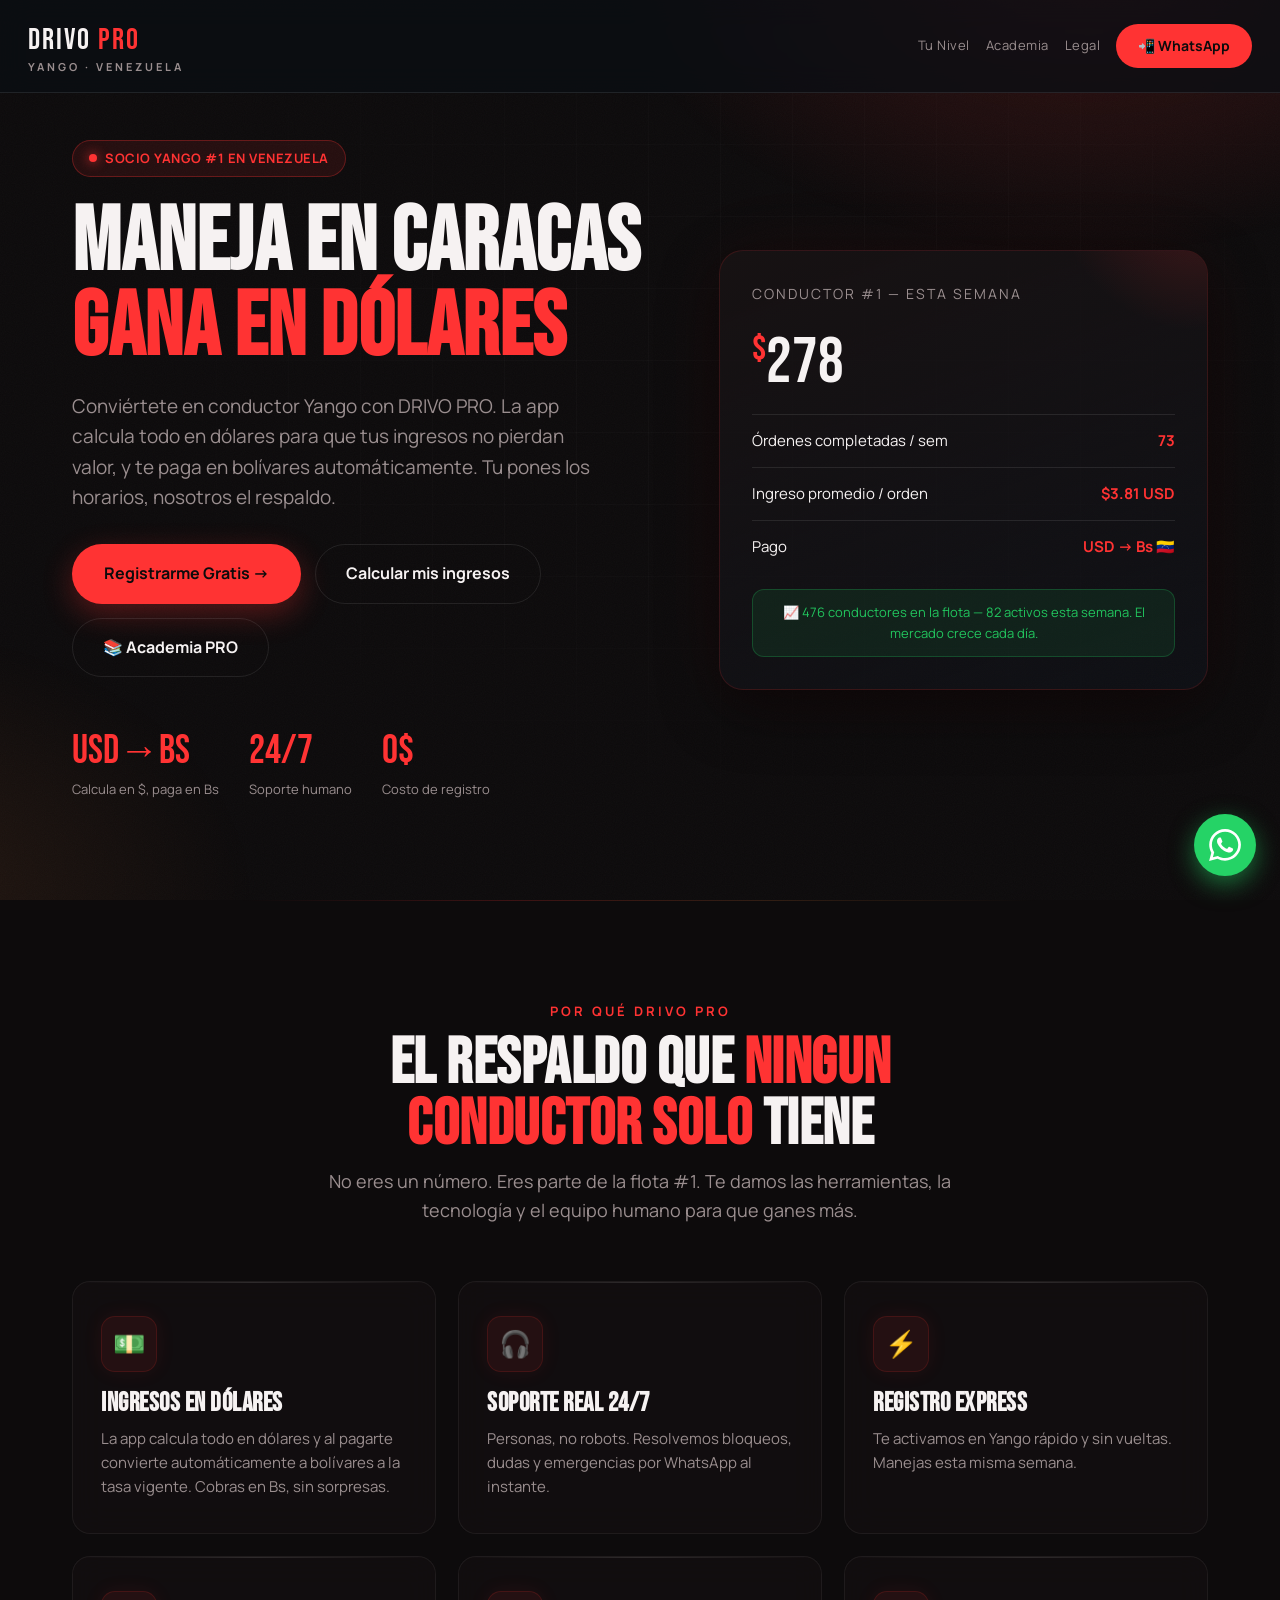
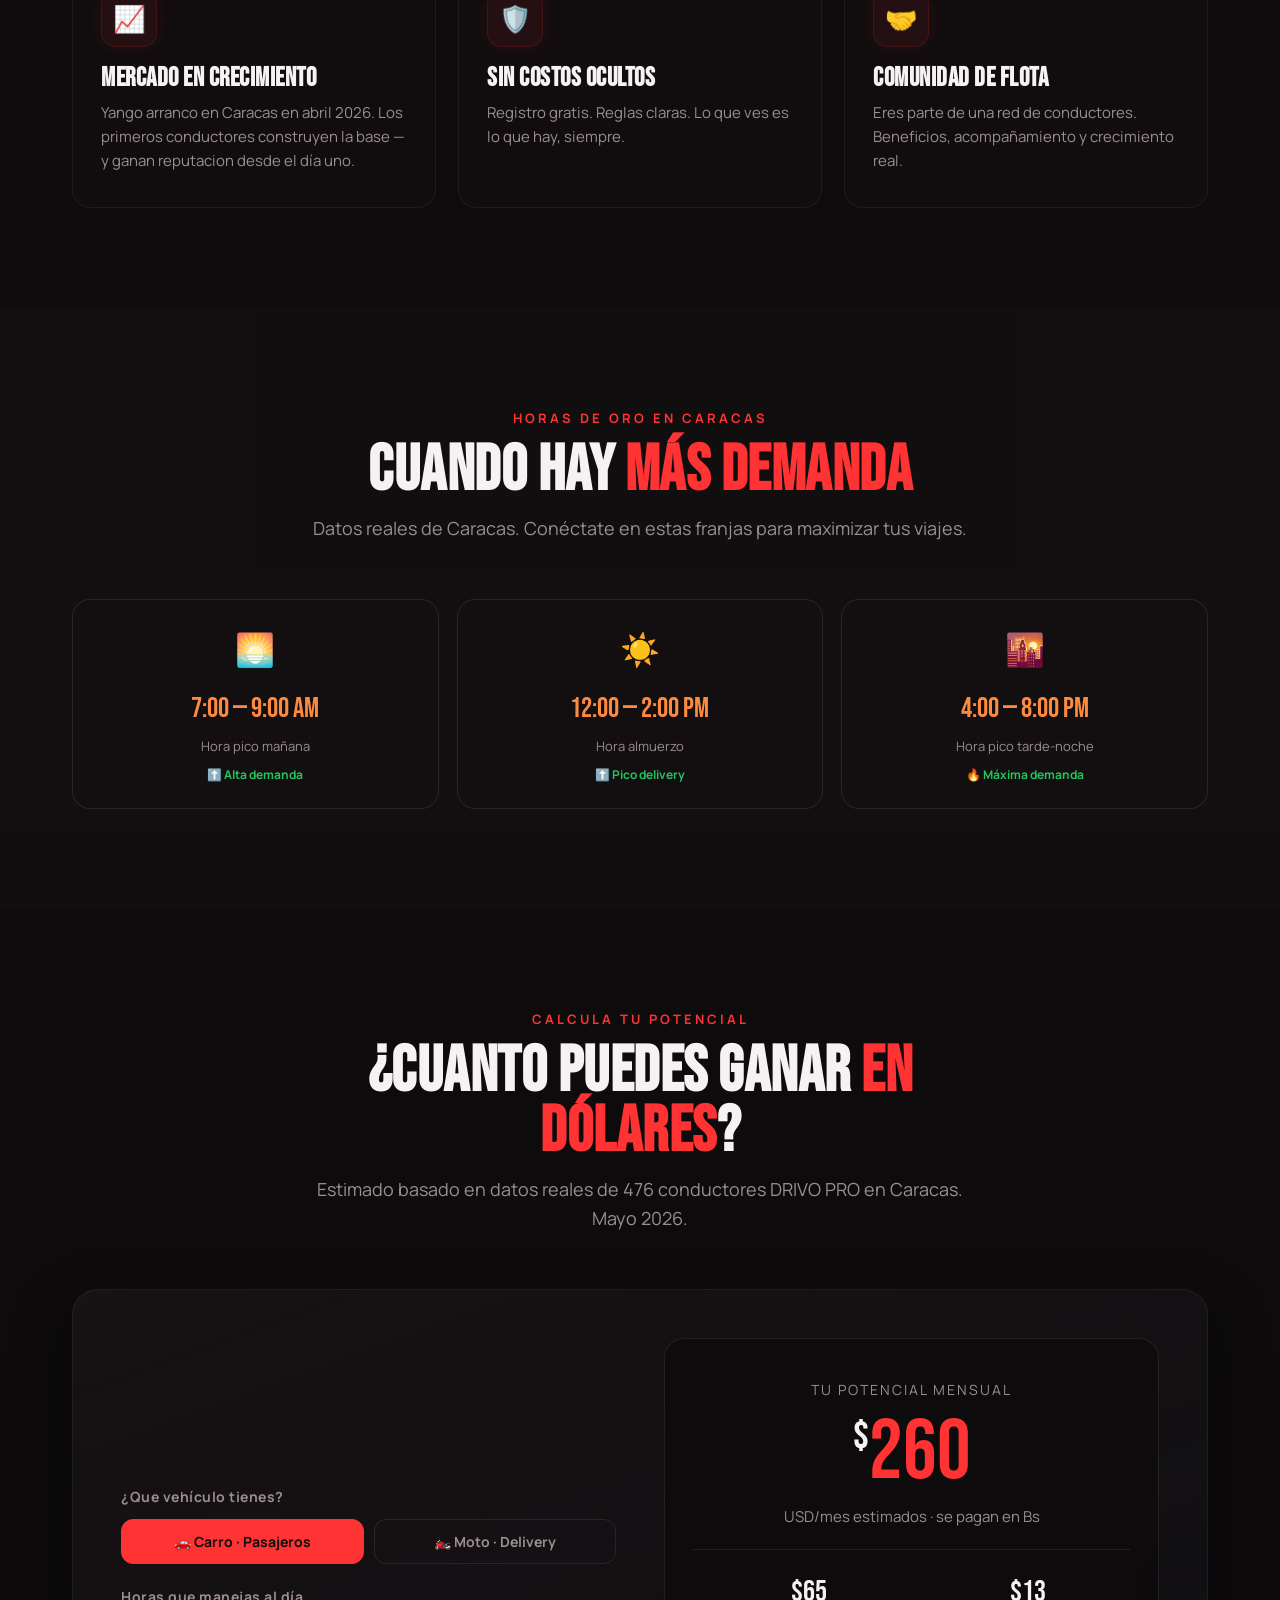
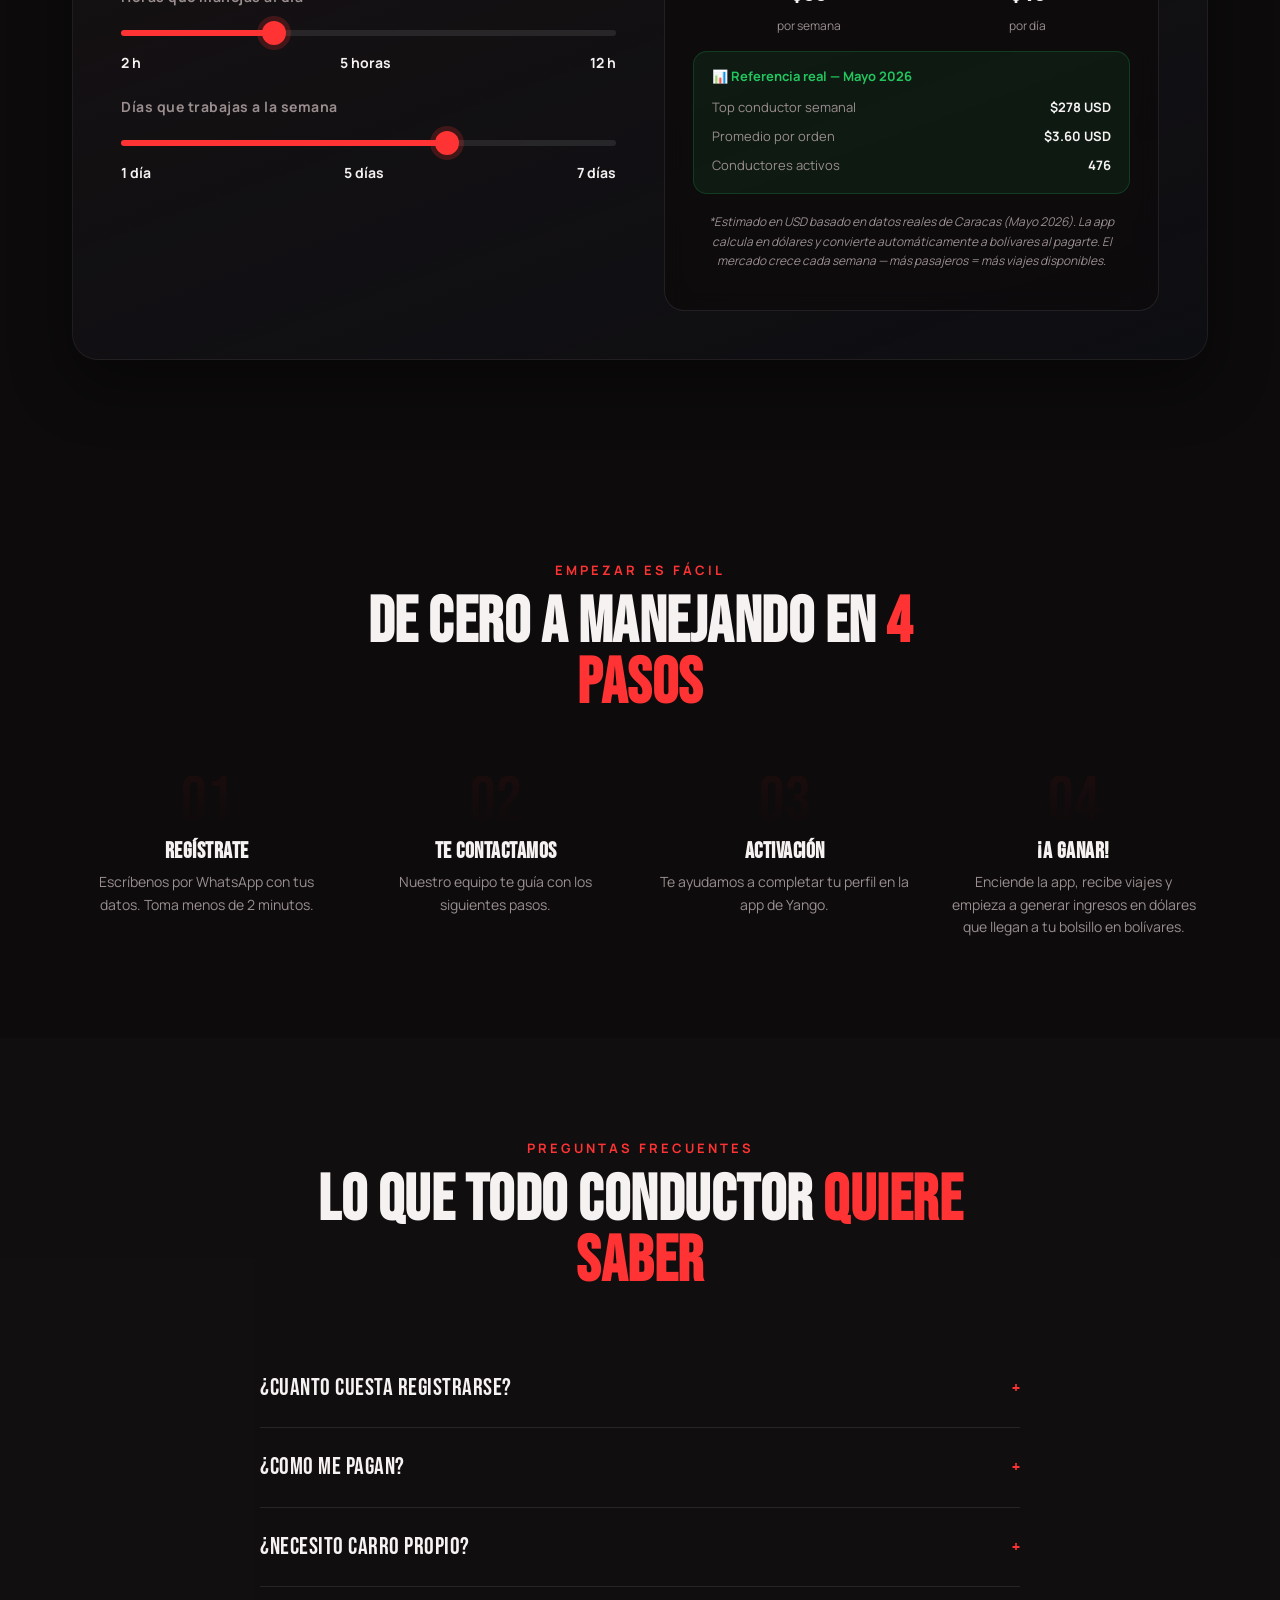
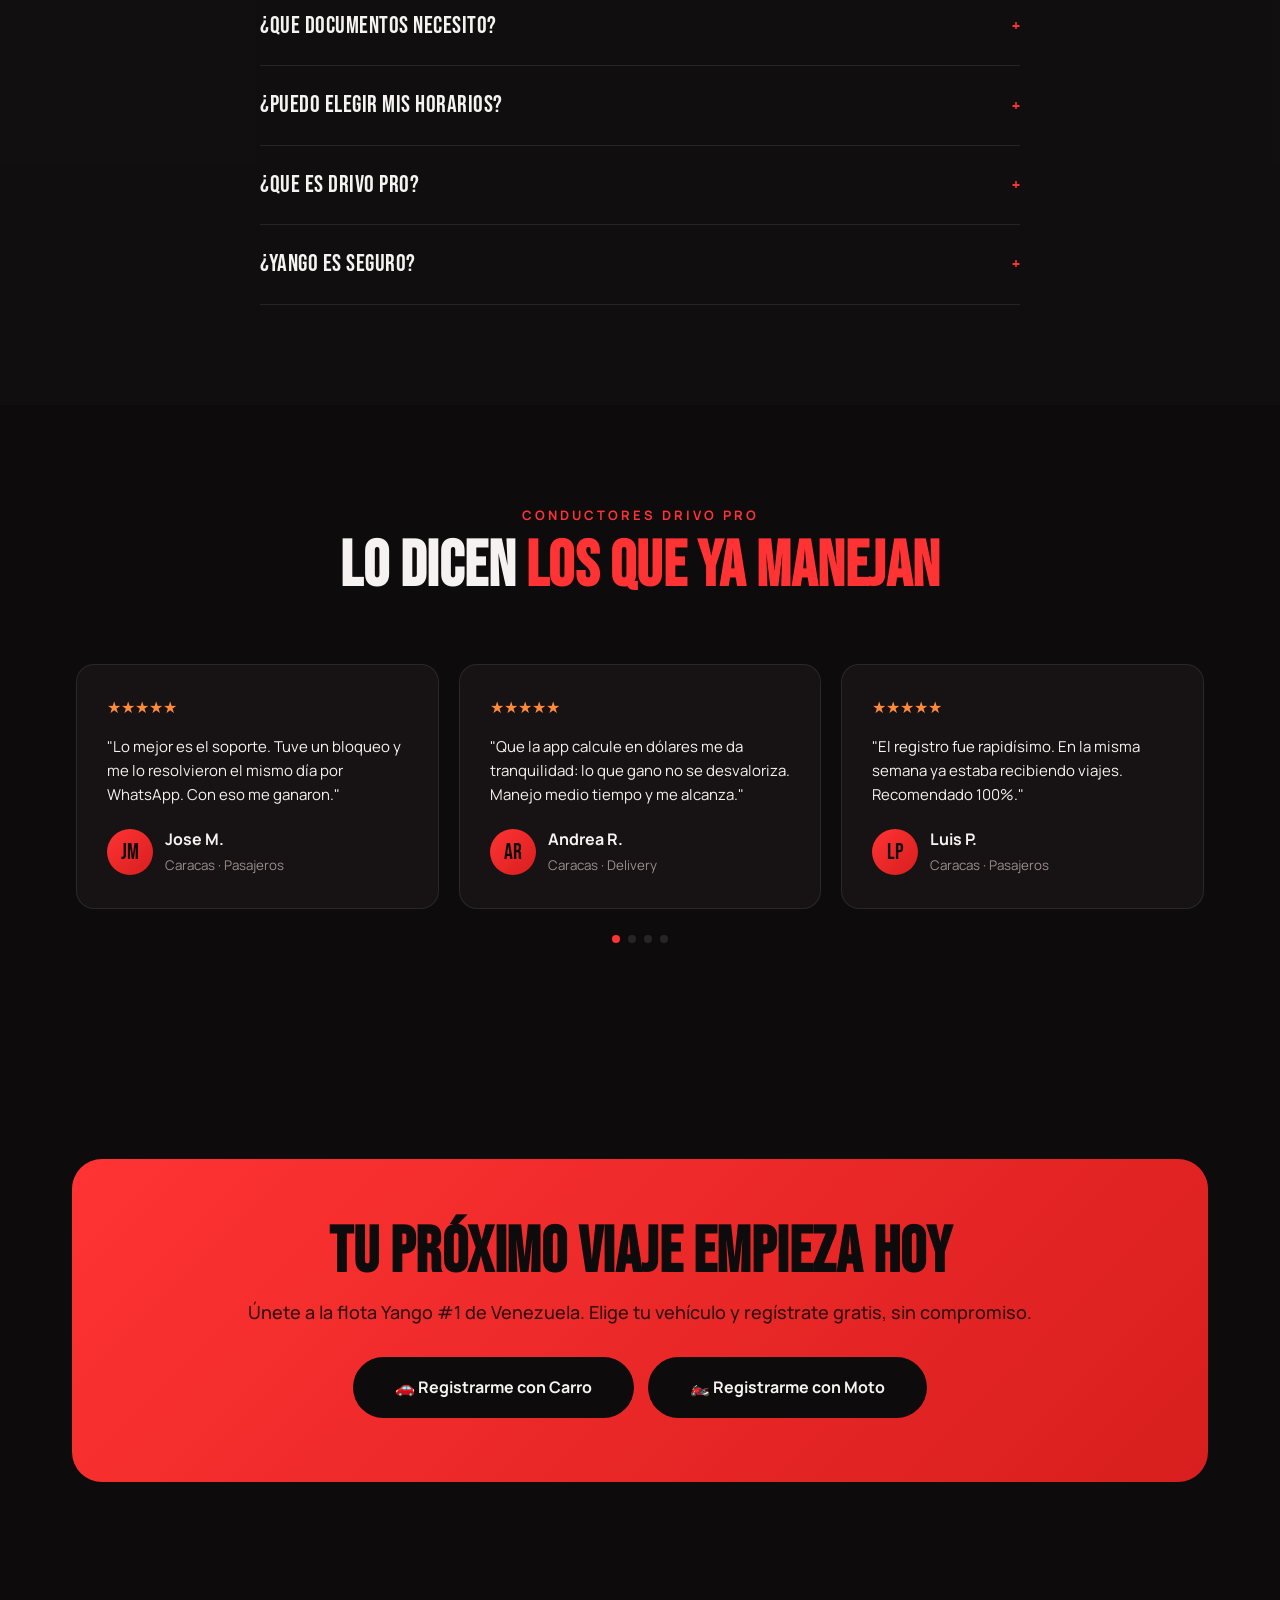
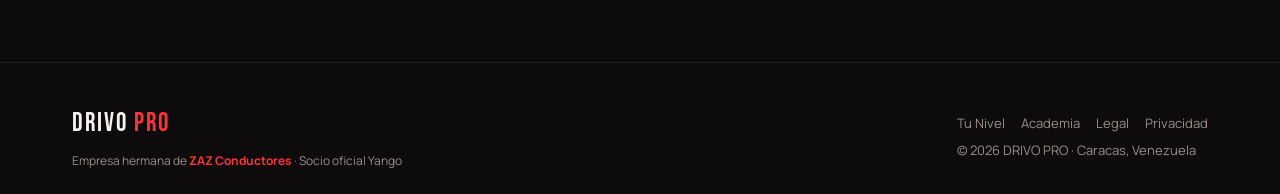
<file: index.html>
<!DOCTYPE html>
<html lang="es-VE">
<head>
<meta charset="UTF-8">
<meta name="viewport" content="width=device-width, initial-scale=1.0">
<title>DRIVO PRO | Maneja con Yango en Caracas y Gana M&aacute;s</title>
<meta name="description" content="Únete a DRIVO PRO, el socio Yango #1 en Venezuela. La app calcula en dólares y te paga en bolívares. Soporte real, pagos seguros y registro rápido en Caracas.">
<meta name="keywords" content="conductor yango caracas, manejar yango venezuela, drivo pro, ganar dólares caracas, delivery caracas, registro yango">
<meta name="robots" content="index, follow">
<meta name="author" content="DRIVO PRO">

<!-- PWA-like -->
<meta name="apple-mobile-web-app-capable" content="yes">
<meta name="apple-mobile-web-app-status-bar-style" content="black-translucent">
<meta name="theme-color" content="#0D0B0C">

<!-- Open Graph -->
<meta property="og:title" content="DRIVO PRO | Maneja con Yango en Caracas">
<meta property="og:description" content="El socio Yango #1 en Venezuela. Ingresos calculados en USD, pago en bolívares, soporte humano y registro rápido.">
<meta property="og:type" content="website">
<meta property="og:locale" content="es_VE">
<!-- TODO: og:image — subir imagen a GCS gs://zaz-public-assets/drivo/ -->
<!-- TODO: og:url — agregar cuando haya dominio -->

<!-- Google Tag Manager (REEMPLAZAR GTM-XXXXXXX por container VE cuando se cree) -->
<script>(function(w,d,s,l,i){w[l]=w[l]||[];w[l].push({'gtm.start':
new Date().getTime(),event:'gtm.js'});var f=d.getElementsByTagName(s)[0],
j=d.createElement(s),dl=l!='dataLayer'?'&l='+l:'';j.async=true;j.src=
'https://www.googletagmanager.com/gtm.js?id='+i+dl;f.parentNode.insertBefore(j,f);
})(window,document,'script','dataLayer','GTM-XXXXXXX');</script>

<!-- Meta Pixel (REEMPLAZAR PIXEL_ID_VE cuando se cree) -->
<script>
!function(f,b,e,v,n,t,s){if(f.fbq)return;n=f.fbq=function(){n.callMethod?
n.callMethod.apply(n,arguments):n.queue.push(arguments)};if(!f._fbq)f._fbq=n;
n.push=n;n.loaded=!0;n.version='2.0';n.queue=[];t=b.createElement(e);t.async=!0;
t.src=v;s=b.getElementsByTagName(e)[0];s.parentNode.insertBefore(t,s)}(window,
document,'script','https://connect.facebook.net/en_US/fbevents.js');
fbq('init', 'PIXEL_ID_VE');
fbq('track', 'PageView');
</script>

<link rel="canonical" href="https://richycorre.github.io/drivo-pro/">
<link rel="preconnect" href="https://fonts.googleapis.com">
<link rel="preconnect" href="https://fonts.gstatic.com" crossorigin>
<link href="https://fonts.googleapis.com/css2?family=Bebas+Neue&family=Manrope:wght@400;500;600;700&display=swap" rel="stylesheet">
<link rel="stylesheet" href="design-system.css">
<link rel="stylesheet" href="https://cdn.jsdelivr.net/npm/swiper@11/swiper-bundle.min.css">

<!-- JSON-LD Structured Data -->
<script type="application/ld+json">
{
  "@context": "https://schema.org",
  "@type": "LocalBusiness",
  "name": "DRIVO PRO",
  "description": "Socio operador #1 de Yango en Venezuela. Registro gratuito, soporte 24/7 y pagos en USD para conductores en Caracas.",
  "url": "https://richycorre.github.io/drivo-pro/",
  "telephone": "+584223748677",
  "address": {
    "@type": "PostalAddress",
    "addressLocality": "Caracas",
    "addressCountry": "VE"
  },
  "areaServed": "Caracas, Venezuela",
  "sameAs": ["https://wa.me/584223748677"]
}
</script>
<script type="application/ld+json">
{
  "@context": "https://schema.org",
  "@type": "FAQPage",
  "mainEntity": [
    {"@type": "Question", "name": "¿Cuánto cuesta registrarse en DRIVO PRO?", "acceptedAnswer": {"@type": "Answer", "text": "Nada. El registro es 100% gratis. No cobramos inscripción ni cuota mensual."}},
    {"@type": "Question", "name": "¿Cómo me pagan?", "acceptedAnswer": {"@type": "Answer", "text": "La app de Yango calcula todo en dólares (USD). Al momento del pago, convierte automáticamente a bolívares a la tasa vigente."}},
    {"@type": "Question", "name": "¿Necesito carro propio?", "acceptedAnswer": {"@type": "Answer", "text": "Puedes manejar con carro (pasajeros) o moto (delivery). El vehículo puede ser propio o prestado, siempre que esté en buen estado."}},
    {"@type": "Question", "name": "¿Qué es DRIVO PRO?", "acceptedAnswer": {"@type": "Answer", "text": "DRIVO PRO es el socio operador #1 de Yango en Venezuela. Soporte 24/7, gestión de flota y acompañamiento para maximizar tus ingresos."}}
  ]
}
</script>

<style>
/* ── Page-specific: index.html ── */
.yellow{color:var(--amarillo)}

/* HERO */
.hero{
  min-height:100vh;display:flex;align-items:center;
  padding:120px 0 80px;position:relative;
}
.hero-grid{display:grid;grid-template-columns:1.1fr .9fr;gap:50px;align-items:center}
.badge{
  display:inline-flex;align-items:center;gap:8px;
  background:rgba(255,51,51,.1);border:1px solid rgba(255,51,51,.3);
  color:var(--cian);padding:7px 16px;border-radius:50px;
  font-size:13px;font-weight:700;letter-spacing:.5px;margin-bottom:24px;
  animation:fadeUp .6s ease both;
}
.badge .dot{width:8px;height:8px;border-radius:50%;background:var(--cian);box-shadow:0 0 12px var(--cian);animation:pulse 2s infinite}
@keyframes pulse{0%,100%{opacity:1}50%{opacity:.4}}
.hero h1{font-size:clamp(54px,7vw,92px);margin-bottom:20px;animation:fadeUp .6s .1s ease both}
.hero h1 .line2{display:block;color:var(--cian)}
.hero p.sub{font-size:19px;color:var(--gris);max-width:520px;margin-bottom:32px;animation:fadeUp .6s .2s ease both}
.hero-ctas{display:flex;gap:14px;flex-wrap:wrap;animation:fadeUp .6s .3s ease both}

.hero-stats{display:flex;gap:30px;margin-top:42px;animation:fadeUp .6s .4s ease both}
.hero-stats .stat .n{font-family:'Bebas Neue';font-size:40px;color:var(--cian)}
.hero-stats .stat .l{font-size:13px;color:var(--gris);margin-top:-4px}

/* Hero card */
.hero-card{
  background:linear-gradient(160deg,var(--obsidiana-2),rgba(17,23,34,.4));
  border:1px solid var(--gris-line);border-radius:24px;padding:32px;
  box-shadow:var(--shadow);position:relative;overflow:hidden;
  animation:fadeUp .7s .3s ease both;
}
.hero-card::before{content:"";position:absolute;top:-50%;right:-30%;width:300px;height:300px;background:radial-gradient(circle,rgba(255,51,51,.22),transparent 70%)}
.hero-card .hc-title{font-size:14px;color:var(--gris);text-transform:uppercase;letter-spacing:2px;margin-bottom:6px}
.hero-card .hc-amount{font-family:'Bebas Neue';font-size:64px;color:var(--blanco)}
.hero-card .hc-amount .cur{color:var(--cian);font-size:36px;vertical-align:super}
.hero-card .hc-row{display:flex;justify-content:space-between;padding:14px 0;border-top:1px solid var(--gris-line);font-size:15px}
.hero-card .hc-row span:last-child{color:var(--cian);font-weight:700}
.hero-card .hc-grow{
  margin-top:16px;padding:12px 16px;border-radius:12px;
  background:rgba(34,197,94,.1);border:1px solid rgba(34,197,94,.25);
  font-size:13px;color:var(--verde);text-align:center;
}

@keyframes fadeUp{from{opacity:0;transform:translateY(28px)}to{opacity:1;transform:translateY(0)}}

/* BENEFICIOS */
.benefits{display:grid;grid-template-columns:repeat(3,1fr);gap:22px}
.bcard{
  background:var(--obsidiana-2);border:1px solid var(--gris-line);
  border-radius:var(--radius);padding:34px 28px;transition:.3s;position:relative;overflow:hidden;
}
.bcard:hover{transform:translateY(-6px);border-color:rgba(255,51,51,.4)}
.bcard .ico{width:56px;height:56px;border-radius:14px;background:rgba(255,51,51,.12);display:grid;place-items:center;font-size:26px;margin-bottom:20px}
.bcard h3{font-size:26px;margin-bottom:10px}
.bcard p{color:var(--gris);font-size:15px}

/* CALCULADORA */
.calc-wrap{
  background:linear-gradient(160deg,var(--obsidiana-2),rgba(17,23,34,.3));
  border:1px solid var(--gris-line);border-radius:26px;padding:48px;
  display:grid;grid-template-columns:1fr 1fr;gap:48px;align-items:center;box-shadow:var(--shadow);
}
.calc-controls label{display:block;font-size:14px;color:var(--gris);margin:22px 0 10px;font-weight:700;letter-spacing:.5px}
.vert-tabs{display:flex;gap:10px;flex-wrap:wrap}
.vert-tabs button{
  flex:1;min-width:90px;background:transparent;border:1px solid var(--gris-line);color:var(--gris);
  padding:12px;border-radius:12px;cursor:pointer;font-family:'Manrope';font-weight:700;font-size:14px;transition:.25s;
}
.vert-tabs button.active{background:var(--cian);color:var(--obsidiana);border-color:var(--cian)}
input[type=range]{
  -webkit-appearance:none;width:100%;height:6px;border-radius:5px;
  background:linear-gradient(90deg,var(--cian) 0%,var(--cian) 50%,var(--gris-line) 50%);outline:none;
}
input[type=range]::-webkit-slider-thumb{-webkit-appearance:none;width:24px;height:24px;border-radius:50%;background:var(--cian);cursor:pointer;box-shadow:0 0 0 5px rgba(255,51,51,.2)}
.range-val{display:flex;justify-content:space-between;font-size:14px;color:var(--blanco);font-weight:700;margin-top:8px}
.calc-result{text-align:center;background:var(--obsidiana);border-radius:20px;padding:40px 28px;border:1px solid var(--gris-line)}
.calc-result .rlabel{color:var(--gris);font-size:14px;letter-spacing:2px;text-transform:uppercase}
.calc-result .ramount{font-family:'Bebas Neue';font-size:84px;color:var(--cian);line-height:1;margin:10px 0}
.calc-result .ramount .cur{font-size:40px;vertical-align:super;color:var(--blanco)}
.calc-result .rperiod{color:var(--gris);font-size:15px;margin-bottom:20px}
.calc-result .breakdown{display:flex;justify-content:space-around;border-top:1px solid var(--gris-line);padding-top:18px;margin-top:8px}
.calc-result .breakdown div .bn{font-family:'Bebas Neue';font-size:30px;color:var(--blanco)}
.calc-result .breakdown div .bl{font-size:12px;color:var(--gris)}
.calc-note{font-size:12px;color:var(--gris);margin-top:18px;font-style:italic}
.calc-real{margin-top:16px;padding:14px 18px;border-radius:14px;background:rgba(34,197,94,.08);border:1px solid rgba(34,197,94,.2);text-align:left}
.calc-real .cr-title{font-size:13px;font-weight:700;color:var(--verde);margin-bottom:6px}
.calc-real .cr-row{display:flex;justify-content:space-between;font-size:13px;color:var(--gris);padding:4px 0}
.calc-real .cr-row span:last-child{color:var(--blanco);font-weight:700}

/* PASOS */
.steps{display:grid;grid-template-columns:repeat(4,1fr);gap:20px}
.step{text-align:center;position:relative;padding:0 10px}
.step .num{font-family:'Bebas Neue';font-size:64px;color:var(--cian);opacity:.25;line-height:1}
.step h3{font-size:22px;margin:8px 0}
.step p{color:var(--gris);font-size:14px}

/* HORAS PICO */
.peak-grid{display:grid;grid-template-columns:repeat(3,1fr);gap:18px;margin-top:32px}
.peak-card{background:var(--obsidiana-2);border:1px solid var(--gris-line);border-radius:var(--radius);padding:24px;text-align:center;transition:.3s}
.peak-card:hover{border-color:rgba(255,138,61,.4);transform:translateY(-4px)}
.peak-card .pk-icon{font-size:32px;margin-bottom:12px}
.peak-card .pk-hours{font-family:'Bebas Neue';font-size:28px;color:var(--amarillo)}
.peak-card .pk-label{font-size:13px;color:var(--gris);margin-top:4px}
.peak-card .pk-demand{font-size:12px;color:var(--verde);font-weight:700;margin-top:8px}

/* TESTIMONIOS */
.swiper{padding:10px 4px 50px}
.tcard{background:var(--obsidiana-2);border:1px solid var(--gris-line);border-radius:var(--radius);padding:30px;height:100%}
.tcard .stars{color:var(--amarillo);margin-bottom:14px}
.tcard p{color:var(--blanco);font-size:15px;margin-bottom:20px}
.tcard .who{display:flex;align-items:center;gap:12px}
.tcard .who .av{width:46px;height:46px;border-radius:50%;background:linear-gradient(135deg,var(--cian),var(--cian-soft));display:grid;place-items:center;font-family:'Bebas Neue';font-size:22px;color:var(--obsidiana)}
.tcard .who .meta b{display:block}
.tcard .who .meta small{color:var(--gris)}
.swiper-pagination-bullet{background:var(--gris)}
.swiper-pagination-bullet-active{background:var(--cian)}

/* CTA FINAL */
.final-cta{
  background:linear-gradient(135deg,var(--cian),var(--cian-soft));
  border-radius:30px;padding:64px 40px;text-align:center;color:var(--obsidiana);position:relative;overflow:hidden;
}
.final-cta h2{font-size:clamp(44px,5vw,72px);margin-bottom:14px}
.final-cta p{font-size:18px;margin-bottom:30px;opacity:.85;font-weight:500}
.final-ctas{display:flex;gap:14px;justify-content:center;flex-wrap:wrap}




/* ── GLASSMORPHISM CARDS ── */
.bcard{
  background:rgba(23,18,19,.55);
  backdrop-filter:blur(16px);-webkit-backdrop-filter:blur(16px);
  border:1px solid rgba(255,255,255,.06);
}
.bcard::after{
  content:"";position:absolute;top:0;left:0;right:0;height:1px;
  background:linear-gradient(90deg,transparent,rgba(255,255,255,.12),transparent);
}
.bcard:hover{border-color:rgba(255,51,51,.35);box-shadow:0 20px 50px rgba(0,0,0,.4)}
.bcard .ico{
  background:rgba(255,51,51,.08);
  border:1px solid rgba(255,51,51,.15);
  box-shadow:0 0 20px rgba(255,51,51,.08);
}

/* ── HERO GRID PATTERN ── */
.hero::before{
  content:"";position:absolute;inset:0;z-index:0;pointer-events:none;
  background-image:
    linear-gradient(rgba(255,255,255,.02) 1px,transparent 1px),
    linear-gradient(90deg,rgba(255,255,255,.02) 1px,transparent 1px);
  background-size:72px 72px;
  mask-image:radial-gradient(ellipse at 60% 40%,black 20%,transparent 70%);
  -webkit-mask-image:radial-gradient(ellipse at 60% 40%,black 20%,transparent 70%);
}

/* ── HERO CARD GLOW ── */
.hero-card{
  border:1px solid rgba(255,51,51,.15);
  box-shadow:0 20px 60px rgba(0,0,0,.45),0 0 80px rgba(255,51,51,.06);
}
.hero-card:hover{border-color:rgba(255,51,51,.3);box-shadow:0 24px 70px rgba(0,0,0,.5),0 0 100px rgba(255,51,51,.1)}

/* ── CALC UPGRADE ── */
.calc-wrap{
  border:1px solid rgba(255,255,255,.06);
  box-shadow:0 24px 60px rgba(0,0,0,.4);
}
.calc-result{
  background:rgba(13,11,12,.8);
  backdrop-filter:blur(10px);-webkit-backdrop-filter:blur(10px);
}

/* ── PEAK CARDS GLASSMORPHISM ── */
.peak-card{
  background:rgba(23,18,19,.55);
  backdrop-filter:blur(12px);-webkit-backdrop-filter:blur(12px);
}

/* ── STEP NUMBERS GLOW ── */
.step .num{
  background:linear-gradient(180deg,rgba(255,51,51,.25),transparent);
  -webkit-background-clip:text;-webkit-text-fill-color:transparent;
  background-clip:text;
}

/* ── TCARD HOVER ── */
.tcard{transition:transform .3s,border-color .3s}
.tcard:hover{transform:translateY(-6px);border-color:rgba(255,51,51,.25)}

/* RESPONSIVE — page-specific */
@media(max-width:900px){
  .hero-grid,.calc-wrap{grid-template-columns:1fr;gap:34px}
  .benefits,.steps,.peak-grid{grid-template-columns:1fr 1fr}
  .calc-wrap{padding:30px}
}
@media(max-width:560px){
  .benefits,.steps,.peak-grid{grid-template-columns:1fr}
  .hero-stats{flex-wrap:wrap;gap:18px}
  .calc-result .ramount{font-size:64px}
  .hero-ctas{flex-direction:column}
  .final-ctas{flex-direction:column;align-items:center}
}
</style>
</head>
<body>

<noscript><iframe src="https://www.googletagmanager.com/ns.html?id=GTM-XXXXXXX" height="0" width="0" style="display:none;visibility:hidden"></iframe></noscript>

<!-- NAV -->
<nav>
  <a href="index.html" class="logo">DRIVO<span> PRO</span><small>YANGO &middot; VENEZUELA</small></a>
  <div style="display:flex;gap:16px;align-items:center">
    <a href="roadmap.html" class="nav-link hide-mobile">Tu Nivel</a>
    <a href="academia.html" class="nav-link hide-mobile">Academia</a>
    <a href="legal.html" class="nav-link hide-mobile">Legal</a>
    <a href="https://wa.me/584223748677?text=Hola%20DRIVO%20PRO%2C%20quiero%20manejar%20con%20Yango" rel="noopener noreferrer" class="nav-cta" onclick="trackCTA('nav')">&#x1F4F2; WhatsApp</a>
  </div>
</nav>

<!-- HERO -->
<header class="hero">
  <div class="container hero-grid">
    <div>
      <div class="badge"><span class="dot"></span> SOCIO YANGO #1 EN VENEZUELA</div>
      <h1>MANEJA EN CARACAS<span class="line2">GANA EN DÓLARES</span></h1>
      <p class="sub">Conviértete en conductor Yango con DRIVO PRO. La app calcula todo en dólares para que tus ingresos no pierdan valor, y te paga en bolívares automáticamente. Tu pones los horarios, nosotros el respaldo.</p>
      <div class="hero-ctas">
        <a href="#registro" class="btn-primary" onclick="trackCTA('hero')">Registrarme Gratis &rarr;</a>
        <a href="#calculadora" class="btn-ghost">Calcular mis ingresos</a>
        <a href="academia.html" class="btn-ghost">&#x1F4DA; Academia PRO</a>
      </div>
      <div class="hero-stats">
        <div class="stat"><div class="n">USD&rarr;Bs</div><div class="l">Calcula en $, paga en Bs</div></div>
        <div class="stat"><div class="n">24/7</div><div class="l">Soporte humano</div></div>
        <div class="stat"><div class="n">0$</div><div class="l">Costo de registro</div></div>
      </div>
    </div>
    <div class="hero-card">
      <div class="hc-title">Conductor #1 &mdash; esta semana</div>
      <div class="hc-amount"><span class="cur">$</span>278</div>
      <div class="hc-row"><span>&Oacute;rdenes completadas / sem</span><span>73</span></div>
      <div class="hc-row"><span>Ingreso promedio / orden</span><span>$3.81 USD</span></div>
      <div class="hc-row"><span>Pago</span><span>USD &rarr; Bs &#x1F1FB;&#x1F1EA;</span></div>
      <div class="hc-grow">&#x1F4C8; 476 conductores en la flota &mdash; 82 activos esta semana. El mercado crece cada d&iacute;a.</div>
    </div>
  </div>
</header>

<!-- DIVIDER -->
<div class="section-divider"></div>

<!-- BENEFICIOS -->
<section class="pad">
  <div class="container">
    <div class="sec-head reveal">
      <div class="sec-tag">POR QUÉ DRIVO PRO</div>
      <h2>El respaldo que <span class="accent">ningun conductor solo</span> tiene</h2>
      <p>No eres un número. Eres parte de la flota #1. Te damos las herramientas, la tecnología y el equipo humano para que ganes más.</p>
    </div>
    <div class="benefits">
      <div class="bcard reveal"><div class="ico">&#x1F4B5;</div><h3>Ingresos en Dólares</h3><p>La app calcula todo en dólares y al pagarte convierte automáticamente a bolívares a la tasa vigente. Cobras en Bs, sin sorpresas.</p></div>
      <div class="bcard reveal reveal-d1"><div class="ico">&#x1F3A7;</div><h3>Soporte Real 24/7</h3><p>Personas, no robots. Resolvemos bloqueos, dudas y emergencias por WhatsApp al instante.</p></div>
      <div class="bcard reveal reveal-d2"><div class="ico">&#x26A1;</div><h3>Registro Express</h3><p>Te activamos en Yango rápido y sin vueltas. Manejas esta misma semana.</p></div>
      <div class="bcard reveal reveal-d3"><div class="ico">&#x1F4C8;</div><h3>Mercado en Crecimiento</h3><p>Yango arranco en Caracas en abril 2026. Los primeros conductores construyen la base &mdash; y ganan reputacion desde el día uno.</p></div>
      <div class="bcard reveal reveal-d4"><div class="ico">&#x1F6E1;&#xFE0F;</div><h3>Sin Costos Ocultos</h3><p>Registro gratis. Reglas claras. Lo que ves es lo que hay, siempre.</p></div>
      <div class="bcard reveal reveal-d5"><div class="ico">&#x1F91D;</div><h3>Comunidad de Flota</h3><p>Eres parte de una red de conductores. Beneficios, acompañamiento y crecimiento real.</p></div>
    </div>
  </div>
</section>

<!-- HORAS PICO -->
<section class="pad" style="background:rgba(255,255,255,.015)">
  <div class="container">
    <div class="sec-head reveal">
      <div class="sec-tag">HORAS DE ORO EN CARACAS</div>
      <h2>Cuando hay <span class="accent">más demanda</span></h2>
      <p>Datos reales de Caracas. Conéctate en estas franjas para maximizar tus viajes.</p>
    </div>
    <div class="peak-grid">
      <div class="peak-card reveal">
        <div class="pk-icon">&#x1F305;</div>
        <div class="pk-hours">7:00 &mdash; 9:00 AM</div>
        <div class="pk-label">Hora pico mañana</div>
        <div class="pk-demand">&#x2B06;&#xFE0F; Alta demanda</div>
      </div>
      <div class="peak-card reveal reveal-d1">
        <div class="pk-icon">&#x2600;&#xFE0F;</div>
        <div class="pk-hours">12:00 &mdash; 2:00 PM</div>
        <div class="pk-label">Hora almuerzo</div>
        <div class="pk-demand">&#x2B06;&#xFE0F; Pico delivery</div>
      </div>
      <div class="peak-card reveal reveal-d2">
        <div class="pk-icon">&#x1F307;</div>
        <div class="pk-hours">4:00 &mdash; 8:00 PM</div>
        <div class="pk-label">Hora pico tarde-noche</div>
        <div class="pk-demand">&#x1F525; Máxima demanda</div>
      </div>
    </div>
  </div>
</section>

<!-- CALCULADORA -->
<section class="pad" id="calculadora">
  <div class="container">
    <div class="sec-head reveal">
      <div class="sec-tag">CALCULA TU POTENCIAL</div>
      <h2>&#191;Cuanto puedes ganar <span class="accent">en dólares</span>?</h2>
      <p>Estimado basado en datos reales de 476 conductores DRIVO PRO en Caracas. Mayo 2026.</p>
    </div>
    <div class="calc-wrap reveal">
      <div class="calc-controls">
        <label>&#191;Que vehículo tienes?</label>
        <div class="vert-tabs" id="vertTabs">
          <button class="active" data-rate="2.5" onclick="setVert(this,2.5,'carro')">&#x1F697; Carro &middot; Pasajeros</button>
          <button data-rate="1.8" onclick="setVert(this,1.8,'moto')">&#x1F3CD;&#xFE0F; Moto &middot; Delivery</button>
        </div>

        <label>Horas que manejas al día</label>
        <input type="range" id="horas" min="2" max="12" value="5" oninput="calc()">
        <div class="range-val"><span>2 h</span><span id="horasVal">5 horas</span><span>12 h</span></div>

        <label>Días que trabajas a la semana</label>
        <input type="range" id="dias" min="1" max="7" value="5" oninput="calc()">
        <div class="range-val"><span>1 día</span><span id="diasVal">5 días</span><span>7 días</span></div>
      </div>

      <div class="calc-result">
        <div class="rlabel">Tu potencial mensual</div>
        <div class="ramount"><span class="cur">$</span><span id="resultado">0</span></div>
        <div class="rperiod">USD/mes estimados &middot; se pagan en Bs</div>
        <div class="breakdown">
          <div><div class="bn" id="semanal">$0</div><div class="bl">por semana</div></div>
          <div><div class="bn" id="diario">$0</div><div class="bl">por día</div></div>
        </div>
        <div class="calc-real">
          <div class="cr-title">&#x1F4CA; Referencia real &mdash; Mayo 2026</div>
          <div class="cr-row"><span>Top conductor semanal</span><span>$278 USD</span></div>
          <div class="cr-row"><span>Promedio por orden</span><span>$3.60 USD</span></div>
          <div class="cr-row"><span>Conductores activos</span><span>476</span></div>
        </div>
        <p class="calc-note">*Estimado en USD basado en datos reales de Caracas (Mayo 2026). La app calcula en dólares y convierte automáticamente a bolívares al pagarte. El mercado crece cada semana &mdash; más pasajeros = más viajes disponibles.</p>
      </div>
    </div>
  </div>
</section>

<!-- PASOS -->
<section class="pad">
  <div class="container">
    <div class="sec-head reveal">
      <div class="sec-tag">EMPEZAR ES FÁCIL</div>
      <h2>De cero a manejando en <span class="accent">4 pasos</span></h2>
    </div>
    <div class="steps">
      <div class="step reveal"><div class="num">01</div><h3>Regístrate</h3><p>Escríbenos por WhatsApp con tus datos. Toma menos de 2 minutos.</p></div>
      <div class="step reveal reveal-d1"><div class="num">02</div><h3>Te contactamos</h3><p>Nuestro equipo te guía con los siguientes pasos.</p></div>
      <div class="step reveal reveal-d2"><div class="num">03</div><h3>Activación</h3><p>Te ayudamos a completar tu perfil en la app de Yango.</p></div>
      <div class="step reveal reveal-d3"><div class="num">04</div><h3>&#161;A ganar!</h3><p>Enciende la app, recibe viajes y empieza a generar ingresos en dólares que llegan a tu bolsillo en bolívares.</p></div>
    </div>
  </div>
</section>

<!-- FAQ -->
<section class="pad" style="background:rgba(255,255,255,.015)">
  <div class="container">
    <div class="sec-head reveal">
      <div class="sec-tag">PREGUNTAS FRECUENTES</div>
      <h2>Lo que todo conductor <span class="accent">quiere saber</span></h2>
    </div>
    <div style="max-width:760px;margin:0 auto">
      <div class="faq-item" onclick="toggleFaq(this)">
        <div class="faq-q">&#191;Cuanto cuesta registrarse?<span class="faq-icon">+</span></div>
        <div class="faq-a">Nada. El registro es 100% gratis. No cobramos inscripción ni cuota mensual. Tu único compromiso es manejar.</div>
      </div>
      <div class="faq-item" onclick="toggleFaq(this)">
        <div class="faq-q">&#191;Como me pagan?<span class="faq-icon">+</span></div>
        <div class="faq-a">La app de Yango calcula todo en dólares (USD). Al momento del pago, convierte automáticamente a bolívares a la tasa vigente. Cobras en Bs directamente, sin intermediarios.</div>
      </div>
      <div class="faq-item" onclick="toggleFaq(this)">
        <div class="faq-q">&#191;Necesito carro propio?<span class="faq-icon">+</span></div>
        <div class="faq-a">Puedes manejar con carro (pasajeros) o moto (delivery). El vehículo puede ser propio o prestado, siempre que este en buen estado y con documentos al día.</div>
      </div>
      <div class="faq-item" onclick="toggleFaq(this)">
        <div class="faq-q">&#191;Que documentos necesito?<span class="faq-icon">+</span></div>
        <div class="faq-a">Cedula vigente, licencia de conducir, documentos del vehículo (certificado de circulacion) y una foto de perfil. Nuestro equipo te guia paso a paso por WhatsApp.</div>
      </div>
      <div class="faq-item" onclick="toggleFaq(this)">
        <div class="faq-q">&#191;Puedo elegir mis horarios?<span class="faq-icon">+</span></div>
        <div class="faq-a">Si, tu decides cuando conectarte y cuando parar. No hay horarios fijos ni jornada mínima. Recomendamos las horas pico (7-9 AM y 4-8 PM) para más viajes.</div>
      </div>
      <div class="faq-item" onclick="toggleFaq(this)">
        <div class="faq-q">&#191;Que es DRIVO PRO?<span class="faq-icon">+</span></div>
        <div class="faq-a">DRIVO PRO es el socio operador #1 de Yango en Venezuela. Somos la empresa que te respalda: soporte 24/7, gestión de flota y acompanamiento para que maximices tus ingresos. Empresa hermana de ZAZ Conductores, el socio #1 de Yango en Colombia.</div>
      </div>
      <div class="faq-item" onclick="toggleFaq(this)">
        <div class="faq-q">&#191;Yango es seguro?<span class="faq-icon">+</span></div>
        <div class="faq-a">Yango es una plataforma global de movilidad presente en más de 20 países. Es subsidiaria de un grupo tecnologico internacional con millones de usuarios. Tu y tus pasajeros estan respaldados.</div>
      </div>
    </div>
  </div>
</section>

<!-- TESTIMONIOS -->
<section class="pad">
  <div class="container">
    <div class="sec-head reveal">
      <div class="sec-tag">CONDUCTORES DRIVO PRO</div>
      <h2>Lo dicen <span class="accent">los que ya manejan</span></h2>
    </div>
    <div class="swiper" id="testiSwiper">
      <div class="swiper-wrapper">
        <div class="swiper-slide"><div class="tcard"><div class="stars">&#9733;&#9733;&#9733;&#9733;&#9733;</div><p>"Lo mejor es el soporte. Tuve un bloqueo y me lo resolvieron el mismo día por WhatsApp. Con eso me ganaron."</p><div class="who"><div class="av">JM</div><div class="meta"><b>Jose M.</b><small>Caracas &middot; Pasajeros</small></div></div></div></div>
        <div class="swiper-slide"><div class="tcard"><div class="stars">&#9733;&#9733;&#9733;&#9733;&#9733;</div><p>"Que la app calcule en dólares me da tranquilidad: lo que gano no se desvaloriza. Manejo medio tiempo y me alcanza."</p><div class="who"><div class="av">AR</div><div class="meta"><b>Andrea R.</b><small>Caracas &middot; Delivery</small></div></div></div></div>
        <div class="swiper-slide"><div class="tcard"><div class="stars">&#9733;&#9733;&#9733;&#9733;&#9733;</div><p>"El registro fue rapidísimo. En la misma semana ya estaba recibiendo viajes. Recomendado 100%."</p><div class="who"><div class="av">LP</div><div class="meta"><b>Luis P.</b><small>Caracas &middot; Pasajeros</small></div></div></div></div>
        <div class="swiper-slide"><div class="tcard"><div class="stars">&#9733;&#9733;&#9733;&#9733;&#9733;</div><p>"Me gusta que no me tratan como un número. Hay un equipo detras que de verdad te acompana."</p><div class="who"><div class="av">CG</div><div class="meta"><b>Carlos G.</b><small>Caracas &middot; Carro</small></div></div></div></div>
      </div>
      <div class="swiper-pagination"></div>
    </div>
  </div>
</section>

<!-- CTA FINAL -->
<section class="pad" id="registro">
  <div class="container">
    <div class="final-cta reveal">
      <h2>TU PRÓXIMO VIAJE EMPIEZA HOY</h2>
      <p>Únete a la flota Yango #1 de Venezuela. Elige tu vehículo y regístrate gratis, sin compromiso.</p>
      <div class="final-ctas">
        <a href="https://wa.me/584223748677?text=Hola%20DRIVO%20PRO%2C%20quiero%20manejar%20en%20CARRO%20%28pasajeros%29%20con%20Yango%20en%20Caracas" rel="noopener noreferrer" class="btn-dark" onclick="trackCTA('registro_carro')">&#x1F697; Registrarme con Carro</a>
        <a href="https://wa.me/584223748677?text=Hola%20DRIVO%20PRO%2C%20quiero%20manejar%20en%20MOTO%20%28delivery%29%20con%20Yango%20en%20Caracas" rel="noopener noreferrer" class="btn-dark" onclick="trackCTA('registro_moto')">&#x1F3CD;&#xFE0F; Registrarme con Moto</a>
      </div>
    </div>
  </div>
</section>

<!-- FOOTER -->
<footer>
  <div class="container foot-grid">
    <div>
      <div class="logo">DRIVO<span> PRO</span></div>
      <p class="hermana">Empresa hermana de <b>ZAZ Conductores</b> &middot; Socio oficial Yango</p>
    </div>
    <div>
      <div class="foot-links">
        <a href="roadmap.html">Tu Nivel</a>
        <a href="academia.html">Academia</a>
        <a href="legal.html">Legal</a>
        <a href="legal.html" onclick="localStorage.setItem('drivo-tab','privacy')">Privacidad</a>
      </div>
      <p style="margin-top:6px">&copy; 2026 DRIVO PRO &middot; Caracas, Venezuela</p>
    </div>
  </div>
</footer>

<!-- WHATSAPP FLOAT -->
<a href="https://wa.me/584223748677?text=Hola%20DRIVO%20PRO%2C%20quiero%20info%20para%20manejar%20en%20Caracas" rel="noopener noreferrer" class="wa-float" aria-label="WhatsApp" onclick="trackCTA('wa_float')">
  <svg viewBox="0 0 24 24"><path d="M.057 24l1.687-6.163c-1.041-1.804-1.588-3.849-1.587-5.946.003-6.556 5.338-11.891 11.893-11.891 3.181.001 6.167 1.24 8.413 3.488 2.245 2.248 3.481 5.236 3.48 8.414-.003 6.557-5.338 11.892-11.893 11.892-1.99-.001-3.951-.5-5.688-1.448l-6.305 1.654zm6.597-3.807c1.676.995 3.276 1.591 5.392 1.592 5.448 0 9.886-4.434 9.889-9.885.002-5.462-4.415-9.89-9.881-9.892-5.452 0-9.887 4.434-9.889 9.884-.001 2.225.651 3.891 1.746 5.634l-.999 3.648 3.742-.981zm11.387-5.464c-.074-.124-.272-.198-.57-.347-.297-.149-1.758-.868-2.031-.967-.272-.099-.47-.149-.669.149-.198.297-.768.967-.941 1.165-.173.198-.347.223-.644.074-.297-.149-1.255-.462-2.39-1.475-.883-.788-1.48-1.761-1.653-2.059-.173-.297-.018-.458.13-.606.134-.133.298-.347.446-.521.151-.172.2-.296.3-.495.099-.198.05-.372-.025-.521-.075-.148-.669-1.611-.916-2.206-.242-.579-.487-.501-.669-.51l-.57-.01c-.198 0-.52.074-.792.372s-1.04 1.016-1.04 2.479 1.065 2.876 1.213 3.074c.149.198 2.095 3.2 5.076 4.487.709.306 1.263.489 1.694.626.712.226 1.36.194 1.872.118.571-.085 1.758-.719 2.006-1.413.248-.694.248-1.289.173-1.413z"/></svg>
</a>

<!-- SCRIPTS -->
<script src="https://cdn.jsdelivr.net/npm/swiper@11/swiper-bundle.min.js"></script>
<script>
let tarifa = 2.5;
let vertical = 'carro';

function setVert(btn, rate, name){
  document.querySelectorAll('#vertTabs button').forEach(b=>b.classList.remove('active'));
  btn.classList.add('active');
  tarifa = rate; vertical = name;
  calc();
}

function fillRange(el){
  const pct = (el.value - el.min) / (el.max - el.min) * 100;
  el.style.background = 'linear-gradient(90deg, var(--cian) 0%, var(--cian) '+pct+'%, var(--gris-line) '+pct+'%)';
}

function calc(){
  const horas = +document.getElementById('horas').value;
  const dias  = +document.getElementById('dias').value;
  document.getElementById('horasVal').textContent = horas + ' horas';
  document.getElementById('diasVal').textContent  = dias + (dias===1?' día':' días');
  fillRange(document.getElementById('horas'));
  fillRange(document.getElementById('dias'));

  const diario   = Math.round(horas * tarifa);
  const semanal  = diario * dias;
  const mensual  = semanal * 4;

  animateNum('resultado', mensual);
  document.getElementById('semanal').textContent = '$' + semanal;
  document.getElementById('diario').textContent  = '$' + diario;
}

function animateNum(id, target){
  const el = document.getElementById(id);
  const start = +el.textContent.replace(/[^0-9]/g,'') || 0;
  const dur = 500; const t0 = performance.now();
  function frame(t){
    const p = Math.min((t - t0)/dur, 1);
    el.textContent = Math.round(start + (target-start)*p).toLocaleString('en-US');
    if(p<1) requestAnimationFrame(frame);
  }
  requestAnimationFrame(frame);
}

new Swiper('#testiSwiper', {
  slidesPerView:1, spaceBetween:20, loop:true,
  autoplay:{delay:4000}, pagination:{el:'.swiper-pagination',clickable:true},
  breakpoints:{ 700:{slidesPerView:2}, 1000:{slidesPerView:3} }
});

function toggleFaq(item){
  item.classList.toggle('open');
}

function trackCTA(origen){
  if(window.dataLayer) window.dataLayer.push({event:'cta_click', cta_origen:origen, vertical:vertical});
  if(window.fbq) fbq('track','Lead',{content_name:origen});
}

calc();

// ── SCROLL REVEAL ──
const revealObs = new IntersectionObserver((entries) => {
  entries.forEach(e => { if(e.isIntersecting){ e.target.classList.add('on'); revealObs.unobserve(e.target); }});
}, {threshold: 0.15, rootMargin: '0px 0px -40px 0px'});
document.querySelectorAll('.reveal').forEach(el => revealObs.observe(el));

// ── NAV SCROLL ──
let lastScroll = 0;
window.addEventListener('scroll', () => {
  const nav = document.querySelector('nav');
  if(window.scrollY > 80) nav.classList.add('scrolled');
  else nav.classList.remove('scrolled');
  lastScroll = window.scrollY;
}, {passive: true});
</script>
</body>
</html>
</file>
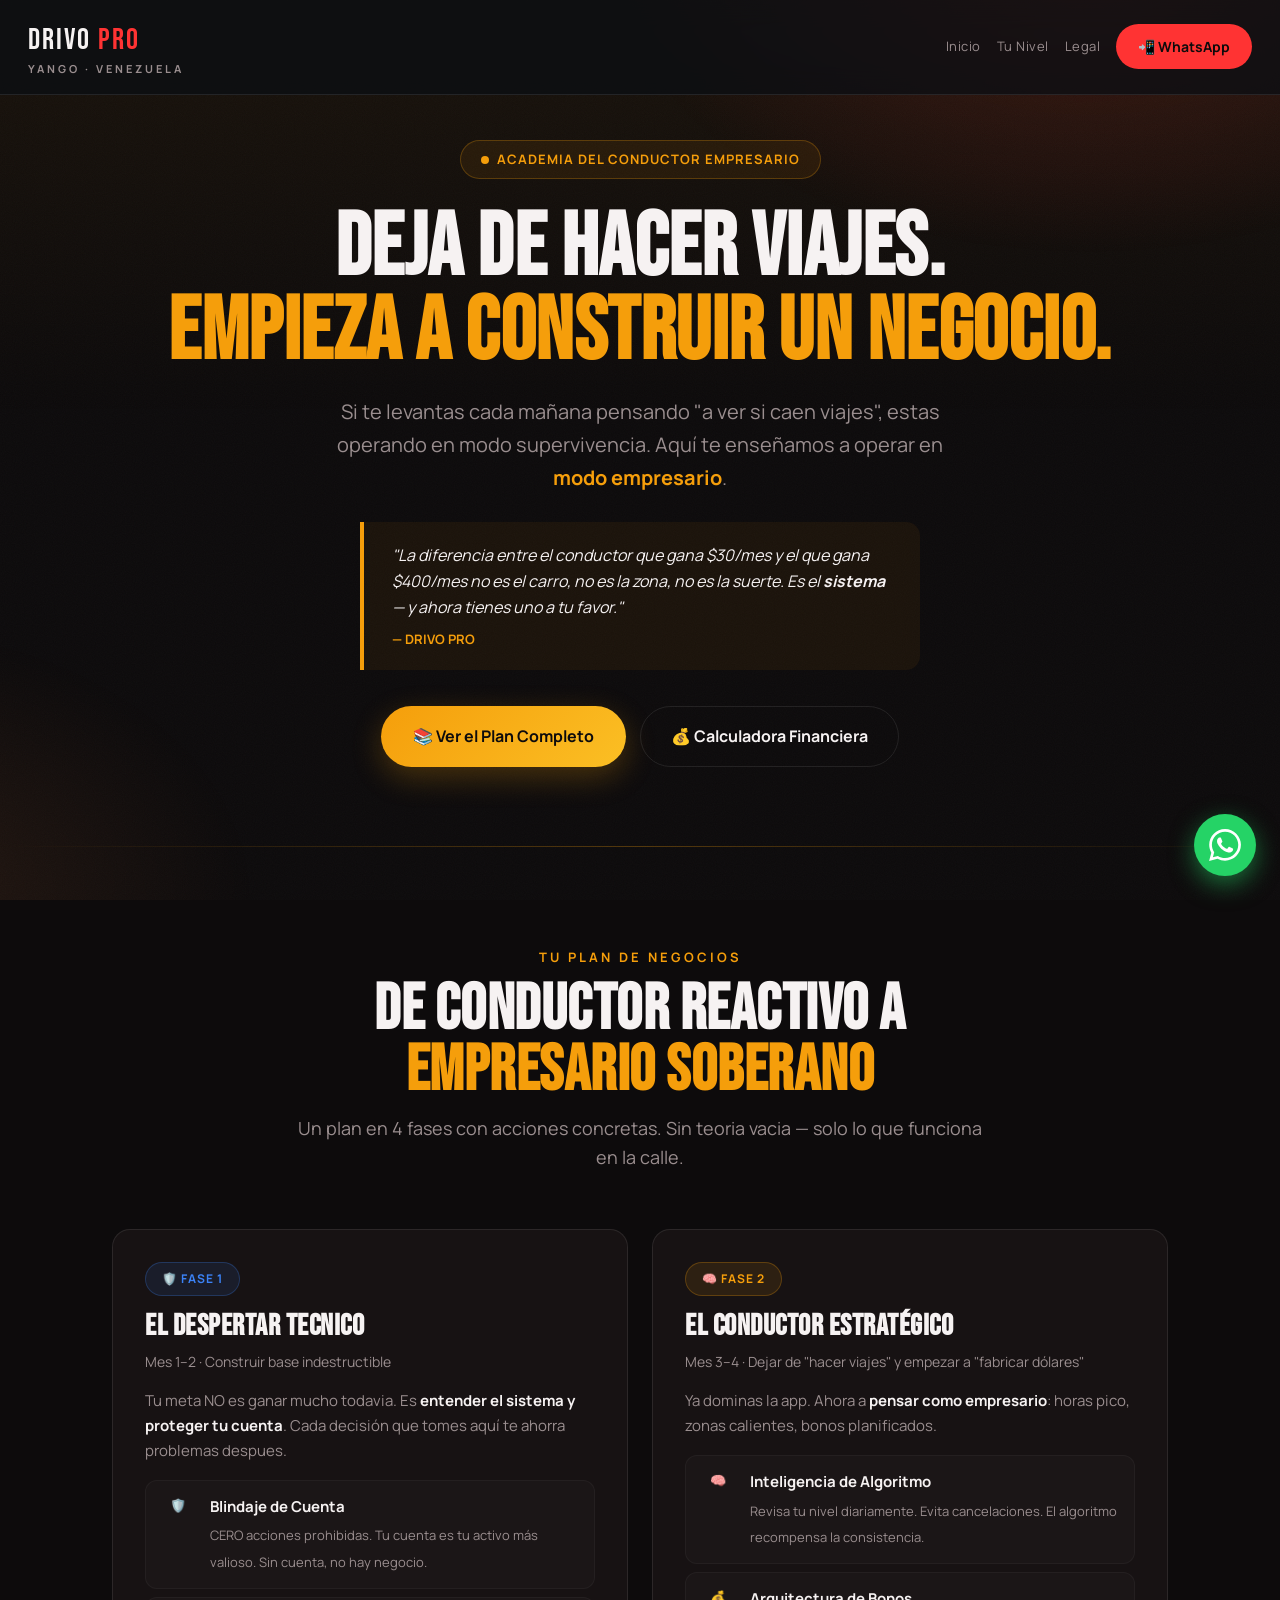
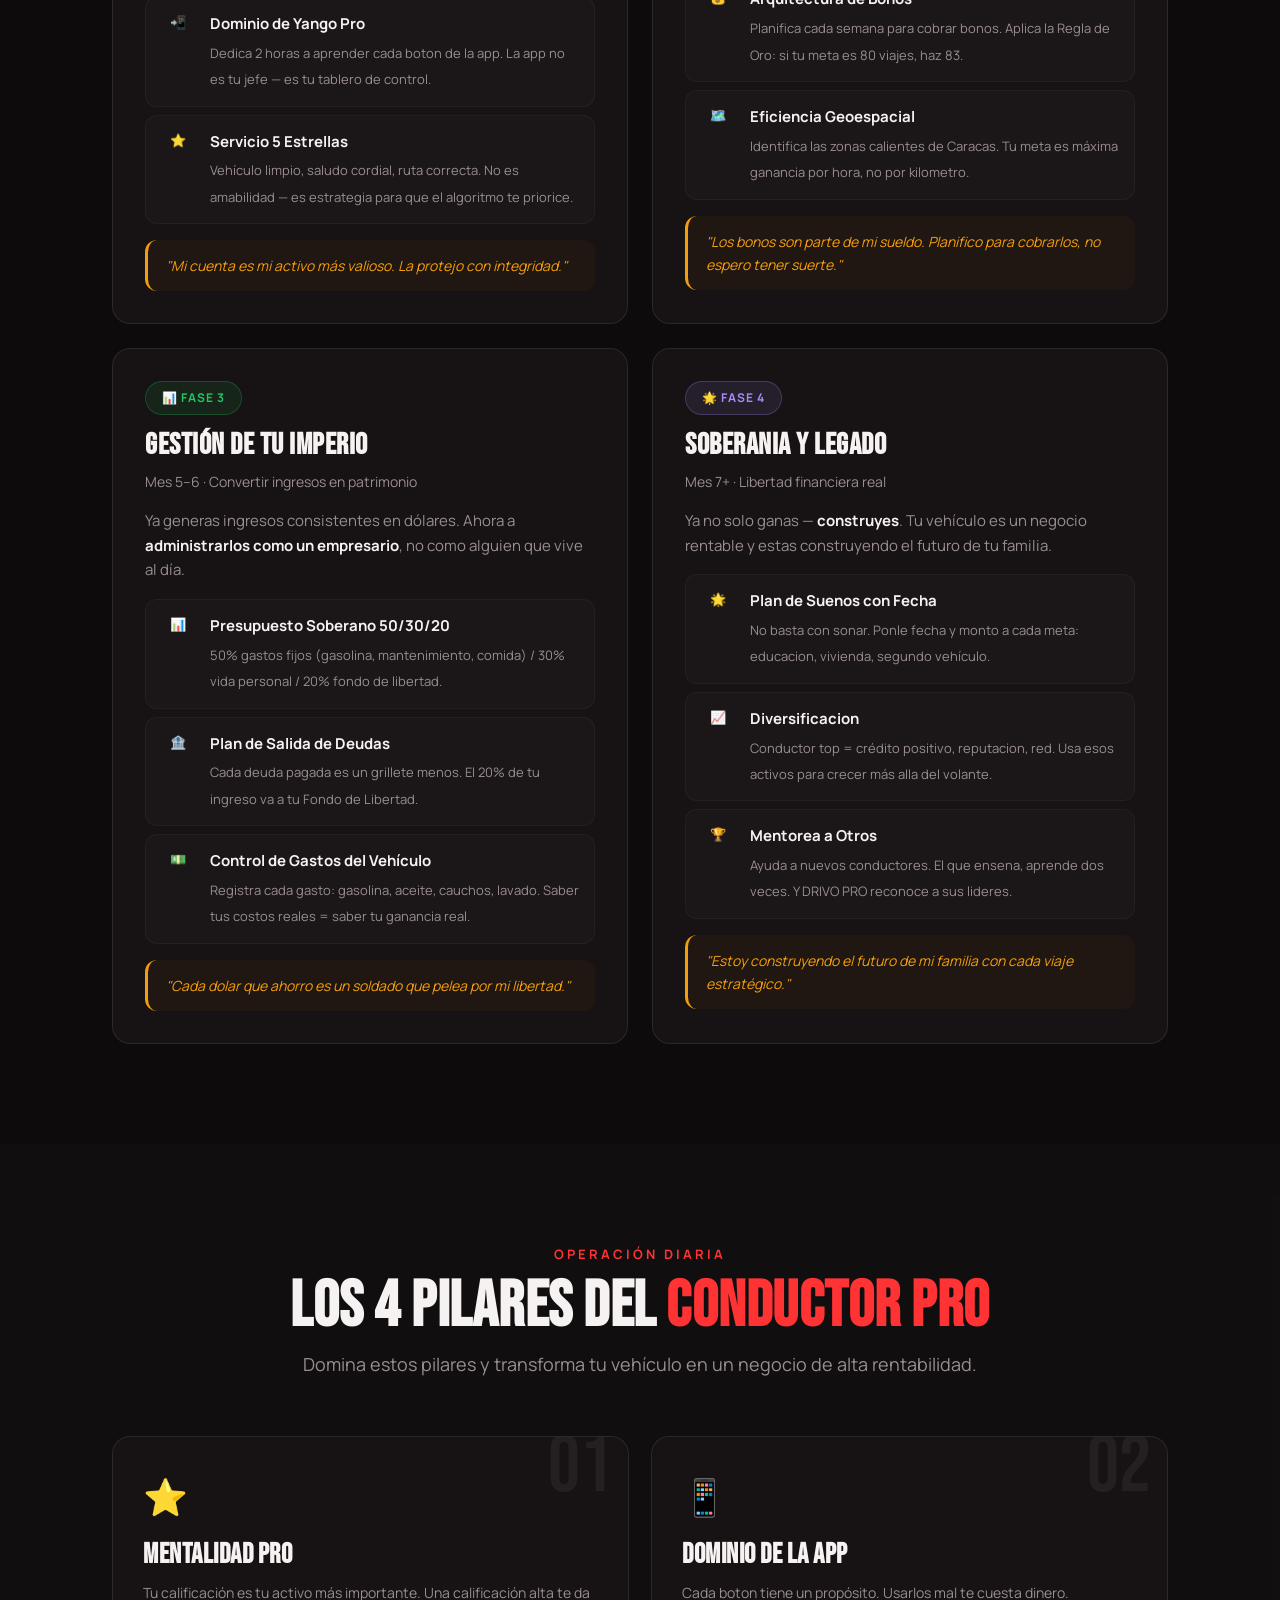
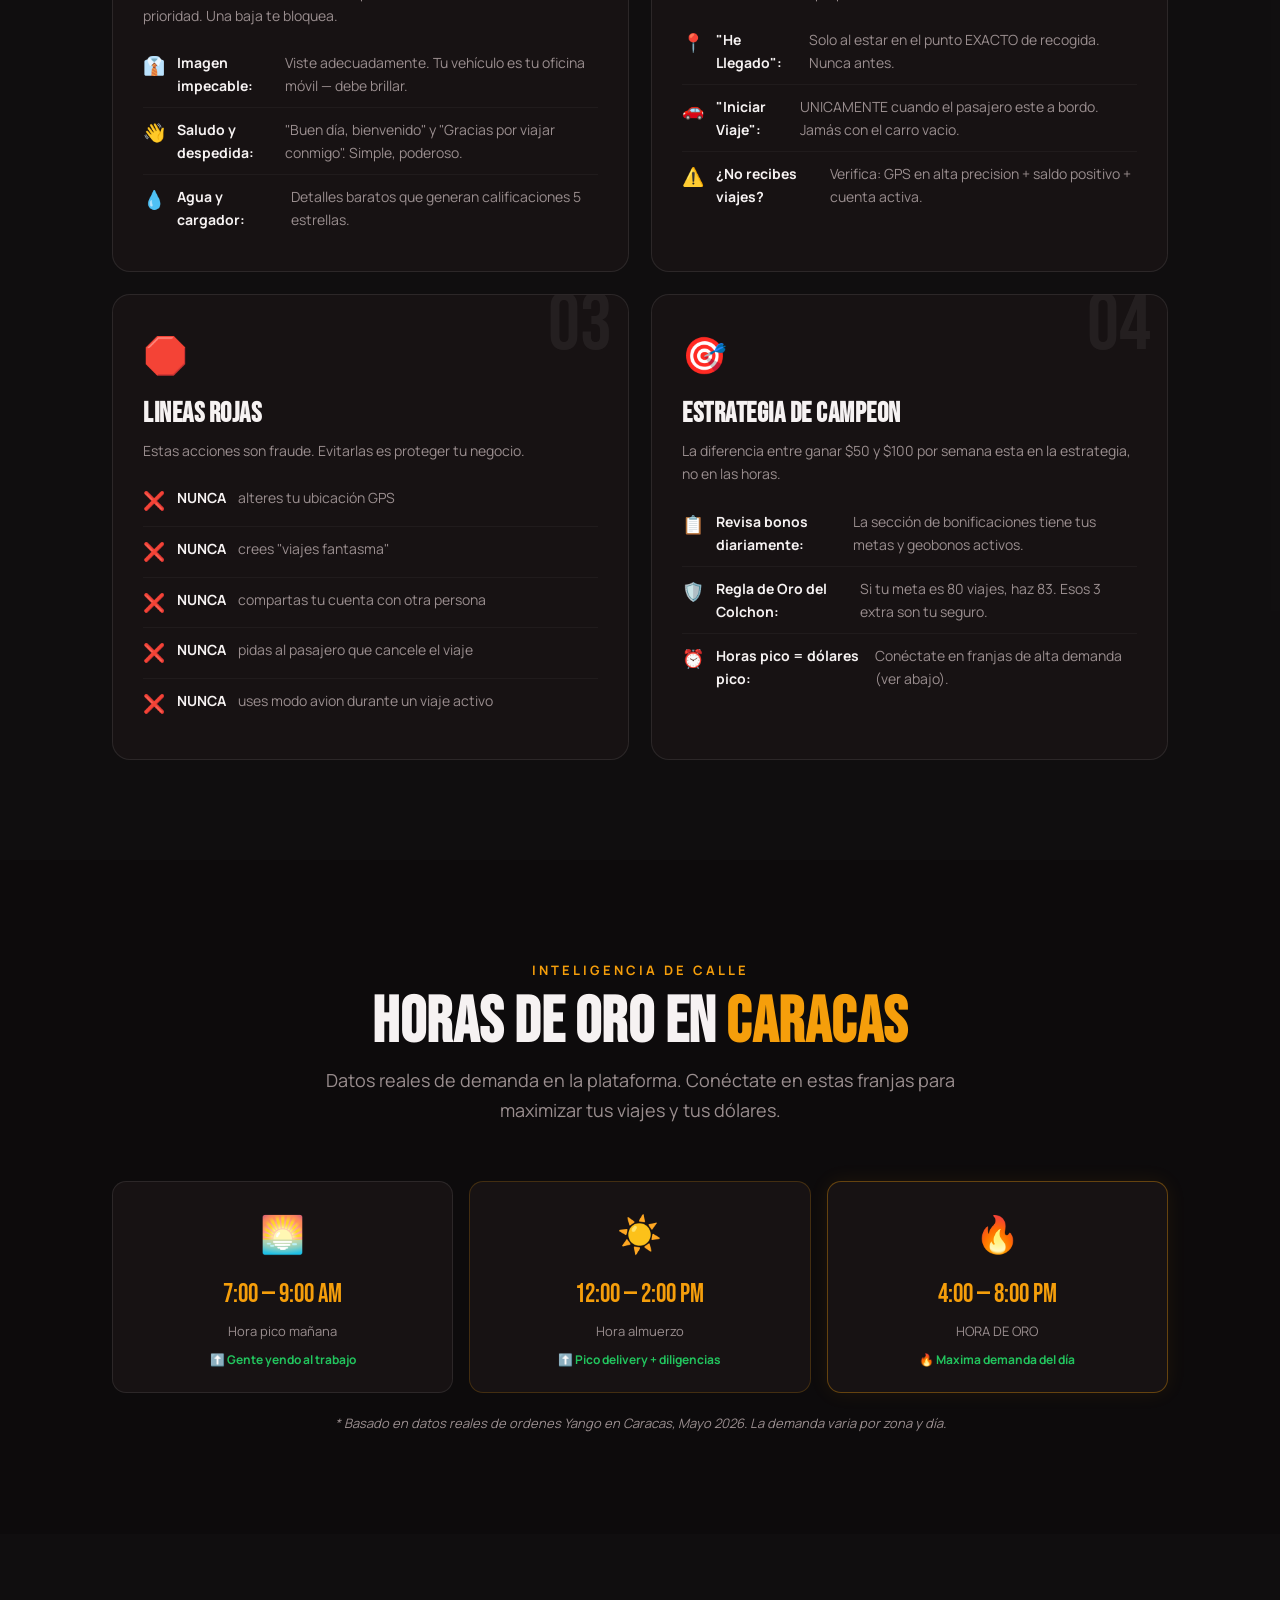
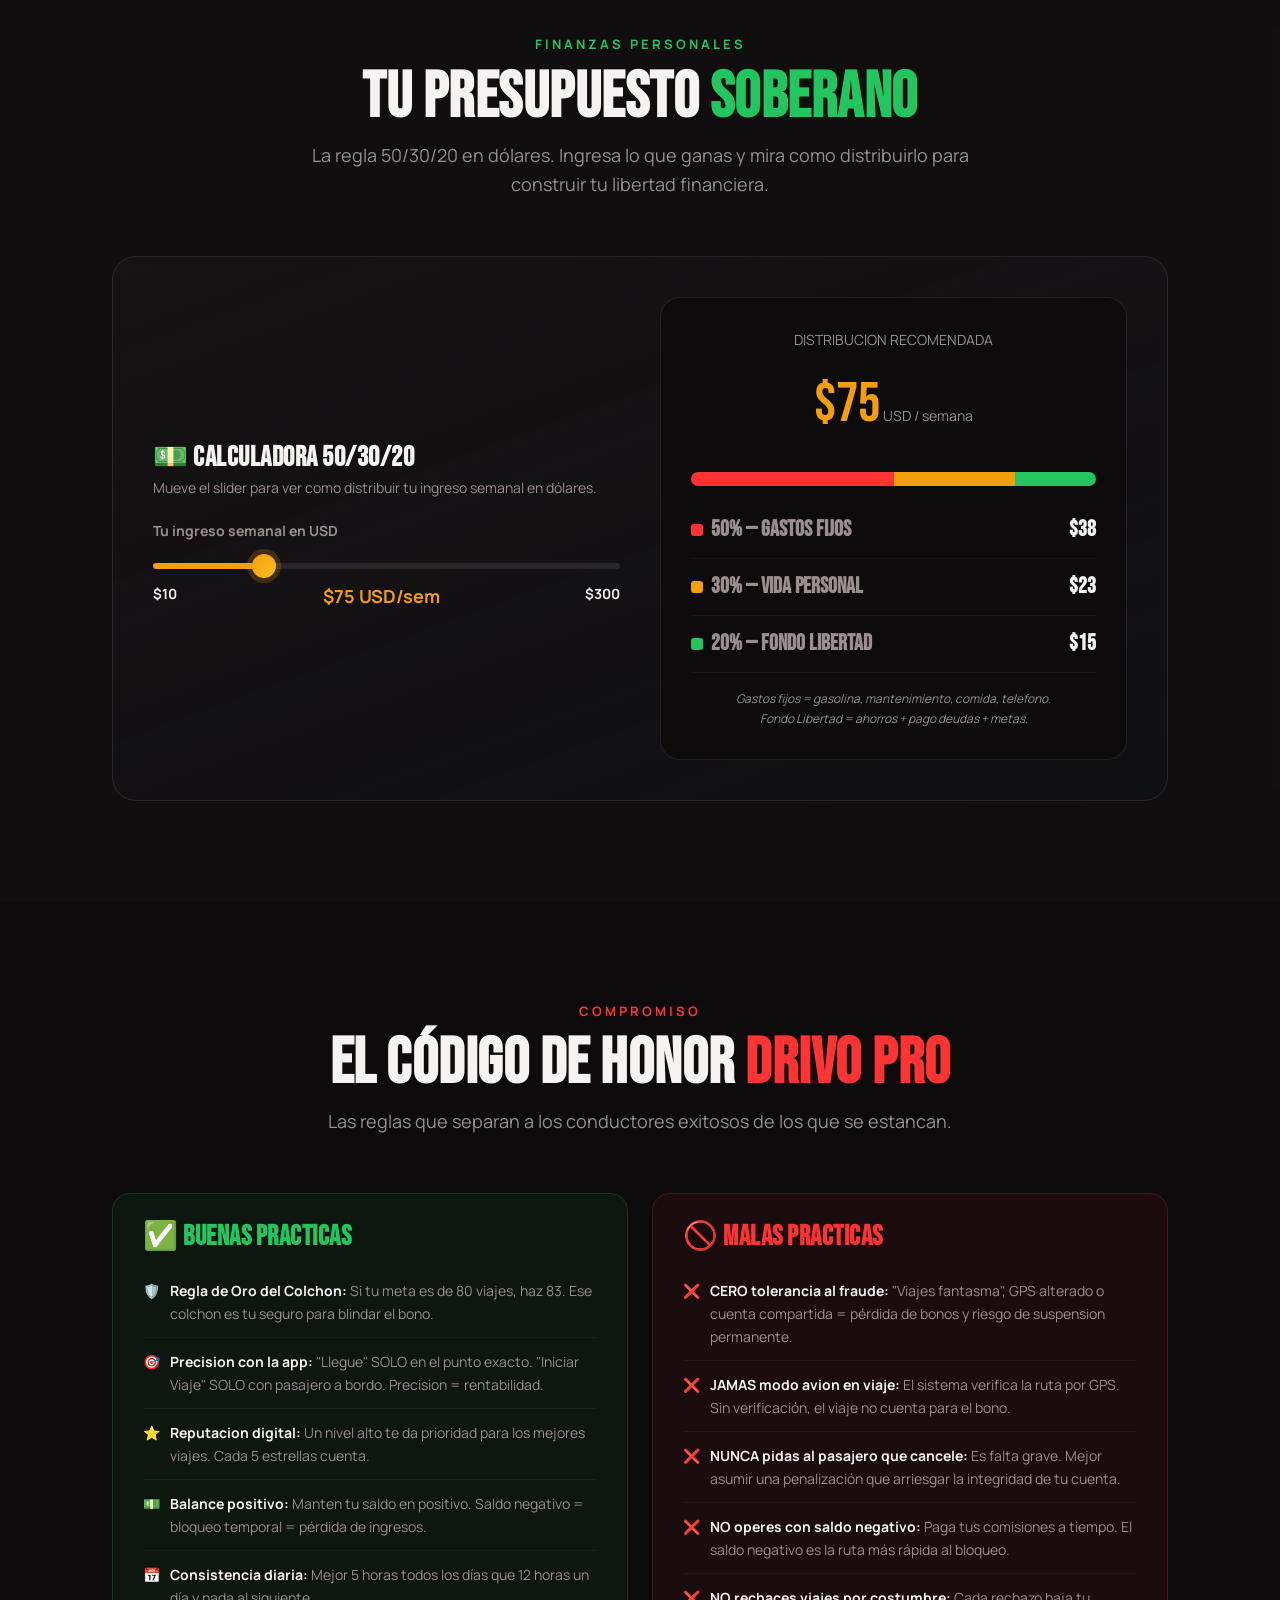
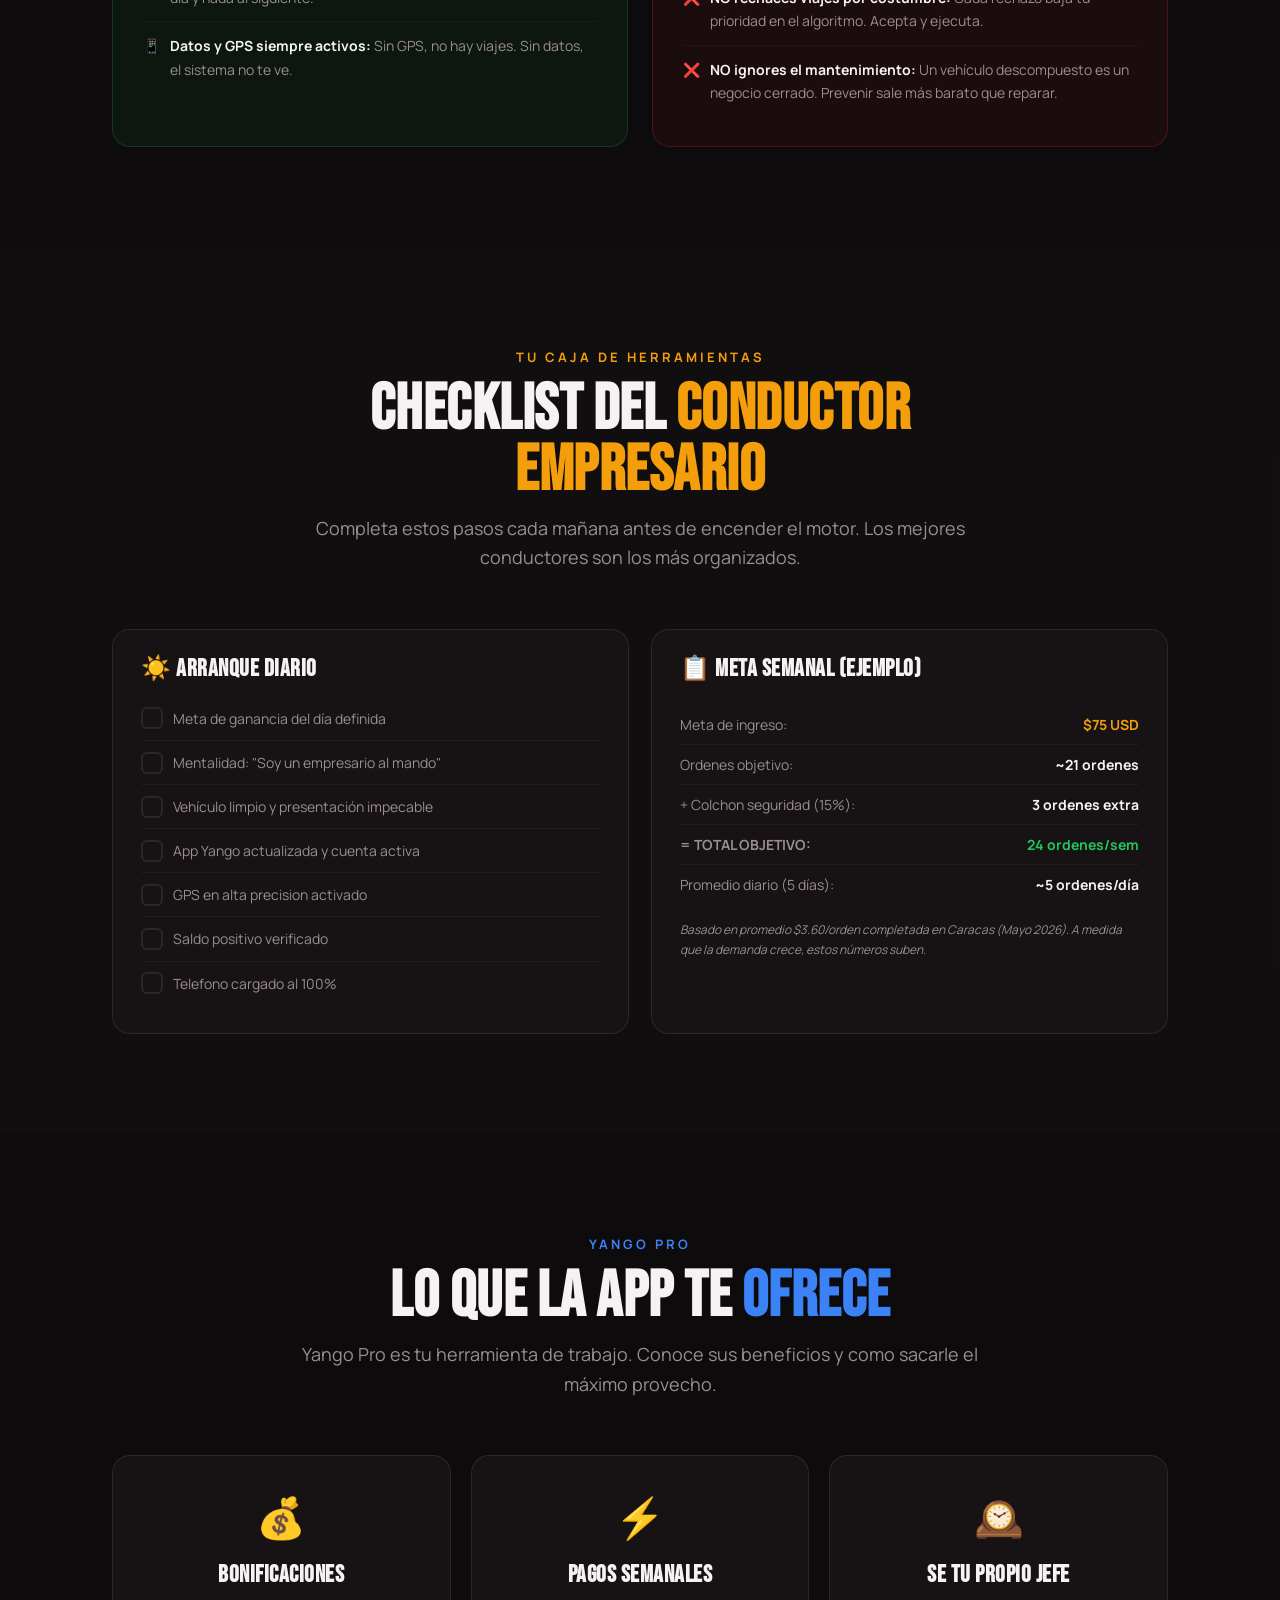
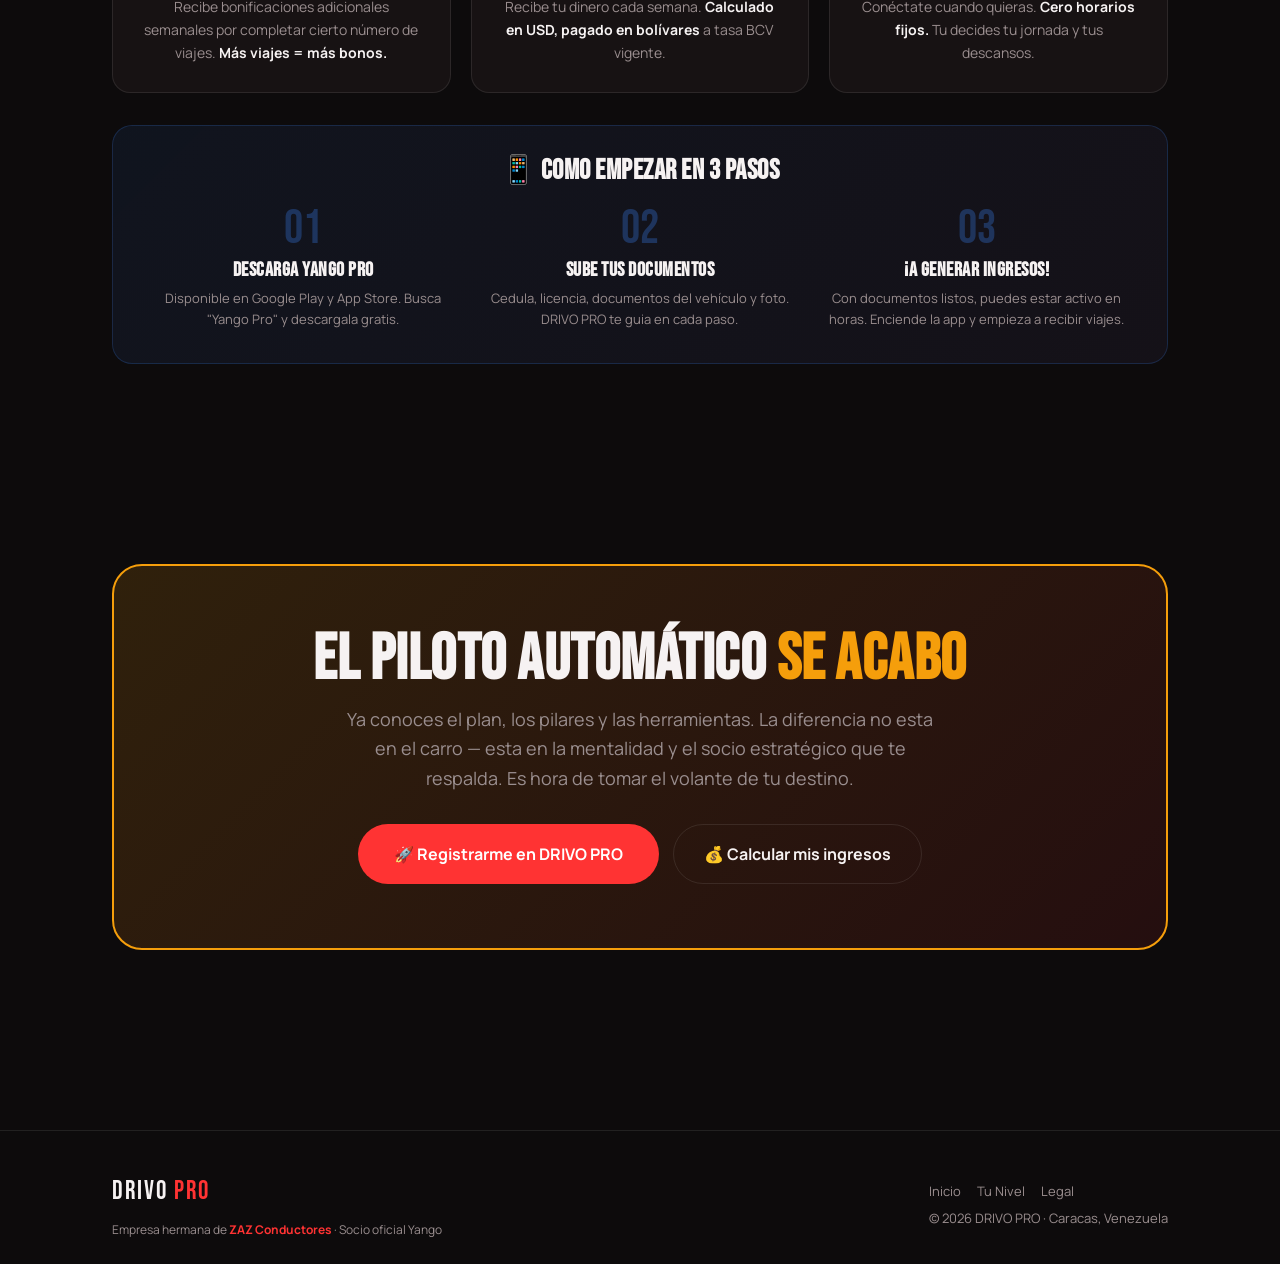
<file: academia.html>
<!DOCTYPE html>
<html lang="es-VE">
<head>
<meta charset="UTF-8">
<meta name="viewport" content="width=device-width, initial-scale=1.0">
<title>DRIVO PRO | Academia del Conductor Empresario</title>
<meta name="description" content="Tu plan de negocios como conductor Yango en Caracas. De conductor reactivo a empresario soberano. Tips, estrategia, finanzas y mentalidad PRO en dólares.">
<meta name="keywords" content="ganar más yango caracas, tips conductor yango, academia drivo pro, conductor empresario venezuela, como ganar dólares manejando">
<meta name="robots" content="index, follow">
<meta name="theme-color" content="#0D0B0C">
<meta name="apple-mobile-web-app-capable" content="yes">

<!-- Open Graph -->
<meta property="og:title" content="Academia DRIVO PRO | De Conductor a Empresario">
<meta property="og:description" content="El plan paso a paso para maximizar tus ingresos en dólares manejando con Yango en Caracas.">
<meta property="og:type" content="article">
<meta property="og:locale" content="es_VE">

<link rel="canonical" href="https://richycorre.github.io/drivo-pro/academia.html">
<link rel="preconnect" href="https://fonts.googleapis.com">
<link rel="preconnect" href="https://fonts.gstatic.com" crossorigin>
<link href="https://fonts.googleapis.com/css2?family=Bebas+Neue&family=Manrope:wght@400;500;600;700&display=swap" rel="stylesheet">
<link rel="stylesheet" href="design-system.css">

<script type="application/ld+json">
{
  "@context": "https://schema.org",
  "@type": "Article",
  "headline": "Academia DRIVO PRO — De Conductor a Empresario",
  "description": "El plan paso a paso para maximizar tus ingresos en dólares manejando con Yango en Caracas.",
  "author": {"@type": "Organization", "name": "DRIVO PRO"},
  "publisher": {"@type": "Organization", "name": "DRIVO PRO"}
}
</script>

<style>
/* ── Page-specific: academia.html ── */
body{line-height:1.65}
.container{max-width:1100px}

/* HERO */
.hero-academia{
  min-height:90vh;display:flex;align-items:center;justify-content:center;
  text-align:center;padding:140px 22px 80px;
  background:linear-gradient(180deg,rgba(245,158,11,.06) 0%,transparent 50%);
  position:relative;
}
.hero-academia::after{
  content:"";position:absolute;bottom:0;left:0;right:0;height:1px;
  background:linear-gradient(90deg,transparent,rgba(245,158,11,.3),transparent);
}
.hero-badge{
  display:inline-flex;align-items:center;gap:8px;
  background:rgba(245,158,11,.08);border:1px solid rgba(245,158,11,.25);
  color:var(--oro);padding:8px 20px;border-radius:50px;
  font-size:13px;font-weight:700;letter-spacing:1px;margin-bottom:28px;
}
.hero-badge .dot{width:8px;height:8px;border-radius:50%;background:var(--oro);animation:pulse 2s infinite}
.hero-academia h1{font-size:clamp(48px,7vw,88px);margin-bottom:20px;line-height:.95}
.hero-academia h1 .line2{display:block;color:var(--oro)}
.hero-sub{font-size:20px;color:var(--gris);max-width:640px;margin:0 auto 16px}
.hero-quote{
  max-width:560px;margin:28px auto 36px;padding:20px 28px;
  background:rgba(245,158,11,.06);border-left:4px solid var(--oro);
  border-radius:0 14px 14px 0;text-align:left;
  font-style:italic;color:var(--blanco);font-size:16px;
}
.hero-quote cite{display:block;margin-top:8px;font-style:normal;font-size:13px;color:var(--oro);font-weight:700}
.hero-ctas{display:flex;gap:14px;justify-content:center;flex-wrap:wrap}
.sec-head{max-width:700px}

/* MANIFESTO CARDS */
.manifesto-grid{display:grid;grid-template-columns:1fr 1fr;gap:24px}
.manifesto-card{
  background:var(--obsidiana-2);border:1px solid var(--gris-line);
  border-radius:var(--radius);padding:32px;position:relative;overflow:hidden;
  transition:.3s;
}
.manifesto-card:hover{transform:translateY(-6px);border-color:rgba(245,158,11,.3)}
.manifesto-card.full{grid-column:1/-1}
.mc-phase{
  display:inline-flex;align-items:center;gap:8px;
  padding:6px 16px;border-radius:50px;font-size:12px;font-weight:700;
  letter-spacing:1px;margin-bottom:16px;
}
.mc-phase.p1{background:rgba(59,130,246,.1);color:var(--azul);border:1px solid rgba(59,130,246,.25)}
.mc-phase.p2{background:rgba(245,158,11,.1);color:var(--oro);border:1px solid rgba(245,158,11,.25)}
.mc-phase.p3{background:rgba(34,197,94,.1);color:var(--verde);border:1px solid rgba(34,197,94,.25)}
.mc-phase.p4{background:rgba(167,139,250,.1);color:var(--violeta);border:1px solid rgba(167,139,250,.25)}
.manifesto-card h3{font-size:30px;margin-bottom:10px}
.manifesto-card .mc-months{font-size:14px;color:var(--gris);margin-bottom:16px}
.manifesto-card p{color:var(--gris);font-size:15px;margin-bottom:16px}

/* ACTION ITEMS */
.action-list{list-style:none;padding:0}
.action-item{
  display:flex;gap:14px;align-items:flex-start;
  padding:14px;margin-bottom:8px;
  background:rgba(255,255,255,.02);border:1px solid rgba(255,255,255,.04);
  border-radius:12px;transition:.2s;
}
.action-item:hover{background:rgba(255,255,255,.04);border-color:rgba(255,255,255,.08)}
.action-icon{font-size:24px;flex-shrink:0;width:36px;text-align:center}
.action-item strong{color:var(--blanco);display:block;font-size:15px;margin-bottom:2px}
.action-item span{color:var(--gris);font-size:13px}
.action-quote{
  margin-top:16px;padding:14px 18px;border-radius:12px;
  background:rgba(245,158,11,.04);border-left:3px solid var(--oro);
  font-style:italic;font-size:14px;color:var(--oro);
}

/* PILARES */
.pilares-grid{display:grid;grid-template-columns:repeat(2,1fr);gap:22px}
.pilar-card{
  background:var(--obsidiana-2);border:1px solid var(--gris-line);
  border-radius:var(--radius);padding:30px;transition:.3s;position:relative;overflow:hidden;
}
.pilar-card:hover{transform:translateY(-5px)}
.pilar-card.pilar-1:hover{border-color:rgba(255,51,51,.4)}
.pilar-card.pilar-2:hover{border-color:rgba(59,130,246,.4)}
.pilar-card.pilar-3:hover{border-color:rgba(255,51,51,.6)}
.pilar-card.pilar-4:hover{border-color:rgba(245,158,11,.4)}
.pilar-num{
  font-family:'Bebas Neue';font-size:80px;position:absolute;top:-10px;right:16px;
  opacity:.06;line-height:1;
}
.pilar-icon{font-size:36px;margin-bottom:16px}
.pilar-card h3{font-size:28px;margin-bottom:12px}
.pilar-card p{color:var(--gris);font-size:14px;margin-bottom:14px}

/* TIPS */
.tip-list{list-style:none;padding:0}
.tip-item{
  display:flex;gap:12px;align-items:flex-start;padding:10px 0;
  border-bottom:1px solid rgba(255,255,255,.04);font-size:14px;color:var(--gris);
}
.tip-item:last-child{border-bottom:none}
.tip-item .tip-icon{flex-shrink:0;font-size:18px}
.tip-item strong{color:var(--blanco)}

/* HONOR CODE */
.honor-grid{display:grid;grid-template-columns:1fr 1fr;gap:24px}
.honor-card{
  border-radius:var(--radius);padding:30px;
}
.honor-card.good{background:rgba(34,197,94,.06);border:1px solid rgba(34,197,94,.2)}
.honor-card.bad{background:rgba(255,51,51,.06);border:1px solid rgba(255,51,51,.2)}
.honor-card h3{font-size:28px;margin-bottom:16px}
.honor-list{list-style:none;padding:0}
.honor-list li{
  padding:12px 0;border-bottom:1px solid rgba(255,255,255,.04);
  font-size:14px;color:var(--gris);display:flex;gap:10px;align-items:flex-start;
}
.honor-list li:last-child{border-bottom:none}
.honor-list li strong{color:var(--blanco)}

/* HOURS TABLE */
.hours-grid{display:grid;grid-template-columns:repeat(3,1fr);gap:16px;margin-top:28px}
.hour-card{
  background:var(--obsidiana-2);border:1px solid var(--gris-line);
  border-radius:14px;padding:22px;text-align:center;transition:.3s;
}
.hour-card:hover{border-color:rgba(245,158,11,.3);transform:translateY(-4px)}
.hour-card .hc-emoji{font-size:36px;margin-bottom:10px}
.hour-card .hc-time{font-family:'Bebas Neue';font-size:26px;color:var(--oro)}
.hour-card .hc-label{font-size:13px;color:var(--gris);margin-top:4px}
.hour-card .hc-demand{font-size:12px;color:var(--verde);font-weight:700;margin-top:8px}

/* FINANCE CALC */
.finance-wrap{
  background:linear-gradient(160deg,var(--obsidiana-2),rgba(17,23,34,.3));
  border:1px solid var(--gris-line);border-radius:24px;padding:40px;
  display:grid;grid-template-columns:1fr 1fr;gap:40px;align-items:center;
}
.finance-input label{display:block;font-size:14px;color:var(--gris);margin:18px 0 8px;font-weight:700}
.finance-input input[type=range]{
  -webkit-appearance:none;width:100%;height:6px;border-radius:5px;
  background:var(--gris-line);outline:none;
}
.finance-input input[type=range]::-webkit-slider-thumb{
  -webkit-appearance:none;width:24px;height:24px;border-radius:50%;
  background:linear-gradient(135deg,var(--oro),#FBBF24);cursor:pointer;
  box-shadow:0 0 0 5px rgba(245,158,11,.2);
}
.range-row{display:flex;justify-content:space-between;font-size:14px;color:var(--blanco);font-weight:700;margin-top:6px}

.budget-result{background:var(--obsidiana);border:1px solid var(--gris-line);border-radius:20px;padding:30px}
.budget-bar{
  height:14px;border-radius:7px;overflow:hidden;display:flex;margin:20px 0 16px;
}
.budget-bar .b-fijos{background:var(--cian);width:50%}
.budget-bar .b-vida{background:var(--oro);width:30%}
.budget-bar .b-libertad{background:var(--verde);width:20%}
.budget-row{display:flex;justify-content:space-between;align-items:center;padding:10px 0;border-bottom:1px solid rgba(255,255,255,.04);font-size:14px}
.budget-row:last-child{border-bottom:none}
.budget-dot{width:12px;height:12px;border-radius:3px;flex-shrink:0}
.budget-row span:last-child{font-weight:700;color:var(--blanco);font-family:'Bebas Neue';font-size:22px}

/* CHECKLIST */
.checklist-card{
  background:var(--obsidiana-2);border:1px solid var(--gris-line);
  border-radius:var(--radius);padding:28px;
}
.checklist-card h3{font-size:24px;margin-bottom:16px}
.check-item{
  display:flex;gap:10px;align-items:center;padding:10px 0;
  border-bottom:1px solid rgba(255,255,255,.04);font-size:14px;color:var(--gris);
}
.check-item:last-child{border-bottom:none}
.check-box{
  width:22px;height:22px;border-radius:6px;flex-shrink:0;
  border:2px solid var(--gris-line);display:grid;place-items:center;
  font-size:12px;color:transparent;transition:.2s;cursor:pointer;
}
.check-box.checked{background:var(--verde);border-color:var(--verde);color:var(--obsidiana)}

/* CTA FINAL */
.final-cta{
  background:linear-gradient(135deg,rgba(245,158,11,.15),rgba(255,51,51,.10));
  border:2px solid var(--oro);
  border-radius:30px;padding:64px 40px;text-align:center;position:relative;overflow:hidden;
}
.final-cta h2{font-size:clamp(42px,5vw,68px);margin-bottom:14px}
.final-cta p{font-size:18px;color:var(--gris);margin-bottom:30px;max-width:600px;margin-left:auto;margin-right:auto}
.final-ctas{display:flex;gap:14px;justify-content:center;flex-wrap:wrap}

/* RESPONSIVE — page-specific */
@media(max-width:900px){
  .manifesto-grid,.pilares-grid,.honor-grid,.finance-wrap{grid-template-columns:1fr}
  .hours-grid{grid-template-columns:1fr 1fr}
}
@media(max-width:560px){
  .hours-grid{grid-template-columns:1fr}
  .hero-ctas{flex-direction:column;align-items:center}
  .final-ctas{flex-direction:column;align-items:center}
  .checklist-card+.checklist-card{margin-top:0}
  div[style*="grid-template-columns:1fr 1fr"]{grid-template-columns:1fr!important}
  div[style*="grid-template-columns:repeat(3"]{grid-template-columns:1fr!important}
}
</style>
</head>
<body>

<!-- NAV -->
<nav>
  <a href="index.html" class="logo">DRIVO<span> PRO</span><small>YANGO &middot; VENEZUELA</small></a>
  <div style="display:flex;gap:16px;align-items:center">
    <a href="index.html" class="nav-link hide-mobile">Inicio</a>
    <a href="roadmap.html" class="nav-link hide-mobile">Tu Nivel</a>
    <a href="legal.html" class="nav-link hide-mobile">Legal</a>
    <a href="https://wa.me/584223748677?text=Hola%20DRIVO%20PRO%2C%20quiero%20manejar%20con%20Yango" rel="noopener noreferrer" class="nav-cta">&#x1F4F2; WhatsApp</a>
  </div>
</nav>

<!-- ═══════════════════════════════════════════════
     HERO — El Manifiesto
════════════════════════════════════════════════ -->
<header class="hero-academia">
  <div>
    <div class="hero-badge"><span class="dot"></span> ACADEMIA DEL CONDUCTOR EMPRESARIO</div>
    <h1>DEJA DE HACER VIAJES.<span class="line2">EMPIEZA A CONSTRUIR UN NEGOCIO.</span></h1>
    <p class="hero-sub">Si te levantas cada mañana pensando "a ver si caen viajes", estas operando en modo supervivencia. Aquí te enseñamos a operar en <strong style="color:var(--oro)">modo empresario</strong>.</p>
    <div class="hero-quote">
      "La diferencia entre el conductor que gana $30/mes y el que gana $400/mes no es el carro, no es la zona, no es la suerte. Es el <strong>sistema</strong> &mdash; y ahora tienes uno a tu favor."
      <cite>&mdash; DRIVO PRO</cite>
    </div>
    <div class="hero-ctas">
      <a href="#fases" class="btn-gold">&#x1F4DA; Ver el Plan Completo</a>
      <a href="#finanzas" class="btn-outline">&#x1F4B0; Calculadora Financiera</a>
    </div>
  </div>
</header>

<!-- ═══════════════════════════════════════════════
     LAS 4 FASES — Roadmap del Conductor
════════════════════════════════════════════════ -->
<section class="pad" id="fases">
  <div class="container">
    <div class="sec-head reveal">
      <div class="sec-tag gold">TU PLAN DE NEGOCIOS</div>
      <h2>De Conductor Reactivo a <span class="gold">Empresario Soberano</span></h2>
      <p>Un plan en 4 fases con acciones concretas. Sin teoria vacia &mdash; solo lo que funciona en la calle.</p>
    </div>

    <div class="manifesto-grid">

      <!-- FASE 1 -->
      <div class="manifesto-card">
        <span class="mc-phase p1">&#x1F6E1;&#xFE0F; FASE 1</span>
        <h3>El Despertar Tecnico</h3>
        <div class="mc-months">Mes 1&ndash;2 &middot; Construir base indestructible</div>
        <p>Tu meta NO es ganar mucho todavia. Es <strong style="color:var(--blanco)">entender el sistema y proteger tu cuenta</strong>. Cada decisión que tomes aquí te ahorra problemas despues.</p>
        <ul class="action-list">
          <li class="action-item"><span class="action-icon">&#x1F6E1;&#xFE0F;</span><div><strong>Blindaje de Cuenta</strong><span>CERO acciones prohibidas. Tu cuenta es tu activo más valioso. Sin cuenta, no hay negocio.</span></div></li>
          <li class="action-item"><span class="action-icon">&#x1F4F2;</span><div><strong>Dominio de Yango Pro</strong><span>Dedica 2 horas a aprender cada boton de la app. La app no es tu jefe &mdash; es tu tablero de control.</span></div></li>
          <li class="action-item"><span class="action-icon">&#x2B50;</span><div><strong>Servicio 5 Estrellas</strong><span>Vehículo limpio, saludo cordial, ruta correcta. No es amabilidad &mdash; es estrategia para que el algoritmo te priorice.</span></div></li>
        </ul>
        <div class="action-quote">"Mi cuenta es mi activo más valioso. La protejo con integridad."</div>
      </div>

      <!-- FASE 2 -->
      <div class="manifesto-card">
        <span class="mc-phase p2">&#x1F9E0; FASE 2</span>
        <h3>El Conductor Estratégico</h3>
        <div class="mc-months">Mes 3&ndash;4 &middot; Dejar de "hacer viajes" y empezar a "fabricar dólares"</div>
        <p>Ya dominas la app. Ahora a <strong style="color:var(--blanco)">pensar como empresario</strong>: horas pico, zonas calientes, bonos planificados.</p>
        <ul class="action-list">
          <li class="action-item"><span class="action-icon">&#x1F9E0;</span><div><strong>Inteligencia de Algoritmo</strong><span>Revisa tu nivel diariamente. Evita cancelaciones. El algoritmo recompensa la consistencia.</span></div></li>
          <li class="action-item"><span class="action-icon">&#x1F4B0;</span><div><strong>Arquitectura de Bonos</strong><span>Planifica cada semana para cobrar bonos. Aplica la Regla de Oro: si tu meta es 80 viajes, haz 83.</span></div></li>
          <li class="action-item"><span class="action-icon">&#x1F5FA;&#xFE0F;</span><div><strong>Eficiencia Geoespacial</strong><span>Identifica las zonas calientes de Caracas. Tu meta es máxima ganancia por hora, no por kilometro.</span></div></li>
        </ul>
        <div class="action-quote">"Los bonos son parte de mi sueldo. Planifico para cobrarlos, no espero tener suerte."</div>
      </div>

      <!-- FASE 3 -->
      <div class="manifesto-card">
        <span class="mc-phase p3">&#x1F4CA; FASE 3</span>
        <h3>Gestión de tu Imperio</h3>
        <div class="mc-months">Mes 5&ndash;6 &middot; Convertir ingresos en patrimonio</div>
        <p>Ya generas ingresos consistentes en dólares. Ahora a <strong style="color:var(--blanco)">administrarlos como un empresario</strong>, no como alguien que vive al día.</p>
        <ul class="action-list">
          <li class="action-item"><span class="action-icon">&#x1F4CA;</span><div><strong>Presupuesto Soberano 50/30/20</strong><span>50% gastos fijos (gasolina, mantenimiento, comida) / 30% vida personal / 20% fondo de libertad.</span></div></li>
          <li class="action-item"><span class="action-icon">&#x1F3E6;</span><div><strong>Plan de Salida de Deudas</strong><span>Cada deuda pagada es un grillete menos. El 20% de tu ingreso va a tu Fondo de Libertad.</span></div></li>
          <li class="action-item"><span class="action-icon">&#x1F4B5;</span><div><strong>Control de Gastos del Vehículo</strong><span>Registra cada gasto: gasolina, aceite, cauchos, lavado. Saber tus costos reales = saber tu ganancia real.</span></div></li>
        </ul>
        <div class="action-quote">"Cada dolar que ahorro es un soldado que pelea por mi libertad."</div>
      </div>

      <!-- FASE 4 -->
      <div class="manifesto-card">
        <span class="mc-phase p4">&#x1F31F; FASE 4</span>
        <h3>Soberania y Legado</h3>
        <div class="mc-months">Mes 7+ &middot; Libertad financiera real</div>
        <p>Ya no solo ganas &mdash; <strong style="color:var(--blanco)">construyes</strong>. Tu vehículo es un negocio rentable y estas construyendo el futuro de tu familia.</p>
        <ul class="action-list">
          <li class="action-item"><span class="action-icon">&#x1F31F;</span><div><strong>Plan de Suenos con Fecha</strong><span>No basta con sonar. Ponle fecha y monto a cada meta: educacion, vivienda, segundo vehículo.</span></div></li>
          <li class="action-item"><span class="action-icon">&#x1F4C8;</span><div><strong>Diversificacion</strong><span>Conductor top = crédito positivo, reputacion, red. Usa esos activos para crecer más alla del volante.</span></div></li>
          <li class="action-item"><span class="action-icon">&#x1F3C6;</span><div><strong>Mentorea a Otros</strong><span>Ayuda a nuevos conductores. El que ensena, aprende dos veces. Y DRIVO PRO reconoce a sus lideres.</span></div></li>
        </ul>
        <div class="action-quote">"Estoy construyendo el futuro de mi familia con cada viaje estratégico."</div>
      </div>

    </div>
  </div>
</section>

<!-- ═══════════════════════════════════════════════
     LOS 4 PILARES — Operación Diaria
════════════════════════════════════════════════ -->
<section class="pad" style="background:rgba(255,255,255,.015)">
  <div class="container">
    <div class="sec-head reveal">
      <div class="sec-tag red">OPERACIÓN DIARIA</div>
      <h2>Los 4 Pilares del <span class="accent">Conductor PRO</span></h2>
      <p>Domina estos pilares y transforma tu vehículo en un negocio de alta rentabilidad.</p>
    </div>

    <div class="pilares-grid">

      <!-- PILAR 1 -->
      <div class="pilar-card pilar-1">
        <div class="pilar-num">01</div>
        <div class="pilar-icon">&#x2B50;</div>
        <h3>Mentalidad PRO</h3>
        <p>Tu calificación es tu activo más importante. Una calificación alta te da prioridad. Una baja te bloquea.</p>
        <ul class="tip-list">
          <li class="tip-item"><span class="tip-icon">&#x1F454;</span><strong>Imagen impecable:</strong> Viste adecuadamente. Tu vehículo es tu oficina móvil &mdash; debe brillar.</li>
          <li class="tip-item"><span class="tip-icon">&#x1F44B;</span><strong>Saludo y despedida:</strong> "Buen día, bienvenido" y "Gracias por viajar conmigo". Simple, poderoso.</li>
          <li class="tip-item"><span class="tip-icon">&#x1F4A7;</span><strong>Agua y cargador:</strong> Detalles baratos que generan calificaciones 5 estrellas.</li>
        </ul>
      </div>

      <!-- PILAR 2 -->
      <div class="pilar-card pilar-2">
        <div class="pilar-num">02</div>
        <div class="pilar-icon">&#x1F4F1;</div>
        <h3>Dominio de la App</h3>
        <p>Cada boton tiene un propósito. Usarlos mal te cuesta dinero.</p>
        <ul class="tip-list">
          <li class="tip-item"><span class="tip-icon">&#x1F4CD;</span><strong>"He Llegado":</strong> Solo al estar en el punto EXACTO de recogida. Nunca antes.</li>
          <li class="tip-item"><span class="tip-icon">&#x1F697;</span><strong>"Iniciar Viaje":</strong> UNICAMENTE cuando el pasajero este a bordo. Jamás con el carro vacio.</li>
          <li class="tip-item"><span class="tip-icon">&#x26A0;&#xFE0F;</span><strong>&#191;No recibes viajes?</strong> Verifica: GPS en alta precision + saldo positivo + cuenta activa.</li>
        </ul>
      </div>

      <!-- PILAR 3 -->
      <div class="pilar-card pilar-3">
        <div class="pilar-num">03</div>
        <div class="pilar-icon">&#x1F6D1;</div>
        <h3>Lineas Rojas</h3>
        <p>Estas acciones son fraude. Evitarlas es proteger tu negocio.</p>
        <ul class="tip-list">
          <li class="tip-item"><span class="tip-icon">&#x274C;</span><strong>NUNCA</strong> alteres tu ubicación GPS</li>
          <li class="tip-item"><span class="tip-icon">&#x274C;</span><strong>NUNCA</strong> crees "viajes fantasma"</li>
          <li class="tip-item"><span class="tip-icon">&#x274C;</span><strong>NUNCA</strong> compartas tu cuenta con otra persona</li>
          <li class="tip-item"><span class="tip-icon">&#x274C;</span><strong>NUNCA</strong> pidas al pasajero que cancele el viaje</li>
          <li class="tip-item"><span class="tip-icon">&#x274C;</span><strong>NUNCA</strong> uses modo avion durante un viaje activo</li>
        </ul>
      </div>

      <!-- PILAR 4 -->
      <div class="pilar-card pilar-4">
        <div class="pilar-num">04</div>
        <div class="pilar-icon">&#x1F3AF;</div>
        <h3>Estrategia de Campeon</h3>
        <p>La diferencia entre ganar $50 y $100 por semana esta en la estrategia, no en las horas.</p>
        <ul class="tip-list">
          <li class="tip-item"><span class="tip-icon">&#x1F4CB;</span><strong>Revisa bonos diariamente:</strong> La sección de bonificaciones tiene tus metas y geobonos activos.</li>
          <li class="tip-item"><span class="tip-icon">&#x1F6E1;&#xFE0F;</span><strong>Regla de Oro del Colchon:</strong> Si tu meta es 80 viajes, haz 83. Esos 3 extra son tu seguro.</li>
          <li class="tip-item"><span class="tip-icon">&#x23F0;</span><strong>Horas pico = dólares pico:</strong> Conéctate en franjas de alta demanda (ver abajo).</li>
        </ul>
      </div>

    </div>
  </div>
</section>

<!-- ═══════════════════════════════════════════════
     HORAS DE ORO EN CARACAS
════════════════════════════════════════════════ -->
<section class="pad">
  <div class="container">
    <div class="sec-head reveal">
      <div class="sec-tag gold">INTELIGENCIA DE CALLE</div>
      <h2>Horas de Oro en <span class="gold">Caracas</span></h2>
      <p>Datos reales de demanda en la plataforma. Conéctate en estas franjas para maximizar tus viajes y tus dólares.</p>
    </div>
    <div class="hours-grid">
      <div class="hour-card">
        <div class="hc-emoji">&#x1F305;</div>
        <div class="hc-time">7:00 &mdash; 9:00 AM</div>
        <div class="hc-label">Hora pico mañana</div>
        <div class="hc-demand">&#x2B06;&#xFE0F; Gente yendo al trabajo</div>
      </div>
      <div class="hour-card" style="border-color:rgba(245,158,11,.2)">
        <div class="hc-emoji">&#x2600;&#xFE0F;</div>
        <div class="hc-time">12:00 &mdash; 2:00 PM</div>
        <div class="hc-label">Hora almuerzo</div>
        <div class="hc-demand">&#x2B06;&#xFE0F; Pico delivery + diligencias</div>
      </div>
      <div class="hour-card" style="border-color:rgba(245,158,11,.35);box-shadow:0 0 20px rgba(245,158,11,.08)">
        <div class="hc-emoji">&#x1F525;</div>
        <div class="hc-time">4:00 &mdash; 8:00 PM</div>
        <div class="hc-label">HORA DE ORO</div>
        <div class="hc-demand">&#x1F525; Maxima demanda del día</div>
      </div>
    </div>
    <p style="text-align:center;color:var(--gris);font-size:13px;margin-top:20px;font-style:italic">* Basado en datos reales de ordenes Yango en Caracas, Mayo 2026. La demanda varia por zona y día.</p>
  </div>
</section>

<!-- ═══════════════════════════════════════════════
     CALCULADORA FINANCIERA — Presupuesto Soberano
════════════════════════════════════════════════ -->
<section class="pad" id="finanzas" style="background:rgba(255,255,255,.015)">
  <div class="container">
    <div class="sec-head reveal">
      <div class="sec-tag green">FINANZAS PERSONALES</div>
      <h2>Tu Presupuesto <span class="green">Soberano</span></h2>
      <p>La regla 50/30/20 en dólares. Ingresa lo que ganas y mira como distribuirlo para construir tu libertad financiera.</p>
    </div>
    <div class="finance-wrap">
      <div class="finance-input">
        <h3 style="font-size:28px;margin-bottom:4px">&#x1F4B5; Calculadora 50/30/20</h3>
        <p style="color:var(--gris);font-size:14px;margin-bottom:20px">Mueve el slider para ver como distribuir tu ingreso semanal en dólares.</p>

        <label>Tu ingreso semanal en USD</label>
        <input type="range" id="ingresoSlider" min="10" max="300" value="75" oninput="calcBudget()">
        <div class="range-row"><span>$10</span><span id="ingresoVal" style="color:var(--oro);font-size:18px">$75 USD/sem</span><span>$300</span></div>
      </div>

      <div class="budget-result">
        <p style="font-size:14px;color:var(--gris);text-align:center;margin-bottom:8px">DISTRIBUCION RECOMENDADA</p>
        <div style="text-align:center;margin-bottom:12px">
          <span style="font-family:'Bebas Neue';font-size:56px;color:var(--oro)" id="ingresoTotal">$75</span>
          <span style="font-size:14px;color:var(--gris)"> USD / semana</span>
        </div>
        <div class="budget-bar">
          <div class="b-fijos"></div>
          <div class="b-vida"></div>
          <div class="b-libertad"></div>
        </div>
        <div class="budget-row">
          <div style="display:flex;align-items:center;gap:8px"><div class="budget-dot" style="background:var(--cian)"></div><span style="color:var(--gris)">50% &mdash; Gastos Fijos</span></div>
          <span id="fijosVal">$38</span>
        </div>
        <div class="budget-row">
          <div style="display:flex;align-items:center;gap:8px"><div class="budget-dot" style="background:var(--oro)"></div><span style="color:var(--gris)">30% &mdash; Vida Personal</span></div>
          <span id="vidaVal">$23</span>
        </div>
        <div class="budget-row">
          <div style="display:flex;align-items:center;gap:8px"><div class="budget-dot" style="background:var(--verde)"></div><span style="color:var(--gris)">20% &mdash; Fondo Libertad</span></div>
          <span id="libertadVal">$15</span>
        </div>
        <p style="font-size:12px;color:var(--gris);margin-top:16px;font-style:italic;text-align:center">Gastos fijos = gasolina, mantenimiento, comida, telefono.<br>Fondo Libertad = ahorros + pago deudas + metas.</p>
      </div>
    </div>
  </div>
</section>

<!-- ═══════════════════════════════════════════════
     CÓDIGO DE HONOR
════════════════════════════════════════════════ -->
<section class="pad">
  <div class="container">
    <div class="sec-head reveal">
      <div class="sec-tag red">COMPROMISO</div>
      <h2>El Código de Honor <span class="accent">DRIVO PRO</span></h2>
      <p>Las reglas que separan a los conductores exitosos de los que se estancan.</p>
    </div>
    <div class="honor-grid">
      <div class="honor-card good">
        <h3 style="color:var(--verde)">&#x2705; Buenas Practicas</h3>
        <ul class="honor-list">
          <li><span>&#x1F6E1;&#xFE0F;</span><div><strong>Regla de Oro del Colchon:</strong> Si tu meta es de 80 viajes, haz 83. Ese colchon es tu seguro para blindar el bono.</div></li>
          <li><span>&#x1F3AF;</span><div><strong>Precision con la app:</strong> "Llegue" SOLO en el punto exacto. "Iniciar Viaje" SOLO con pasajero a bordo. Precision = rentabilidad.</div></li>
          <li><span>&#x2B50;</span><div><strong>Reputacion digital:</strong> Un nivel alto te da prioridad para los mejores viajes. Cada 5 estrellas cuenta.</div></li>
          <li><span>&#x1F4B5;</span><div><strong>Balance positivo:</strong> Manten tu saldo en positivo. Saldo negativo = bloqueo temporal = pérdida de ingresos.</div></li>
          <li><span>&#x1F4C5;</span><div><strong>Consistencia diaria:</strong> Mejor 5 horas todos los días que 12 horas un día y nada al siguiente.</div></li>
          <li><span>&#x1F4F1;</span><div><strong>Datos y GPS siempre activos:</strong> Sin GPS, no hay viajes. Sin datos, el sistema no te ve.</div></li>
        </ul>
      </div>
      <div class="honor-card bad">
        <h3 style="color:var(--cian)">&#x1F6AB; Malas Practicas</h3>
        <ul class="honor-list">
          <li><span>&#x274C;</span><div><strong>CERO tolerancia al fraude:</strong> "Viajes fantasma", GPS alterado o cuenta compartida = pérdida de bonos y riesgo de suspension permanente.</div></li>
          <li><span>&#x274C;</span><div><strong>JAMAS modo avion en viaje:</strong> El sistema verifica la ruta por GPS. Sin verificación, el viaje no cuenta para el bono.</div></li>
          <li><span>&#x274C;</span><div><strong>NUNCA pidas al pasajero que cancele:</strong> Es falta grave. Mejor asumir una penalización que arriesgar la integridad de tu cuenta.</div></li>
          <li><span>&#x274C;</span><div><strong>NO operes con saldo negativo:</strong> Paga tus comisiones a tiempo. El saldo negativo es la ruta más rápida al bloqueo.</div></li>
          <li><span>&#x274C;</span><div><strong>NO rechaces viajes por costumbre:</strong> Cada rechazo baja tu prioridad en el algoritmo. Acepta y ejecuta.</div></li>
          <li><span>&#x274C;</span><div><strong>NO ignores el mantenimiento:</strong> Un vehículo descompuesto es un negocio cerrado. Prevenir sale más barato que reparar.</div></li>
        </ul>
      </div>
    </div>
  </div>
</section>

<!-- ═══════════════════════════════════════════════
     CHECKLIST DIARIO
════════════════════════════════════════════════ -->
<section class="pad" style="background:rgba(255,255,255,.015)">
  <div class="container">
    <div class="sec-head reveal">
      <div class="sec-tag gold">TU CAJA DE HERRAMIENTAS</div>
      <h2>Checklist del <span class="gold">Conductor Empresario</span></h2>
      <p>Completa estos pasos cada mañana antes de encender el motor. Los mejores conductores son los más organizados.</p>
    </div>

    <div style="display:grid;grid-template-columns:1fr 1fr;gap:22px">
      <div class="checklist-card">
        <h3>&#x2600;&#xFE0F; Arranque Diario</h3>
        <div class="check-item"><div class="check-box" onclick="this.classList.toggle('checked')">&#x2713;</div>Meta de ganancia del día definida</div>
        <div class="check-item"><div class="check-box" onclick="this.classList.toggle('checked')">&#x2713;</div>Mentalidad: "Soy un empresario al mando"</div>
        <div class="check-item"><div class="check-box" onclick="this.classList.toggle('checked')">&#x2713;</div>Vehículo limpio y presentación impecable</div>
        <div class="check-item"><div class="check-box" onclick="this.classList.toggle('checked')">&#x2713;</div>App Yango actualizada y cuenta activa</div>
        <div class="check-item"><div class="check-box" onclick="this.classList.toggle('checked')">&#x2713;</div>GPS en alta precision activado</div>
        <div class="check-item"><div class="check-box" onclick="this.classList.toggle('checked')">&#x2713;</div>Saldo positivo verificado</div>
        <div class="check-item"><div class="check-box" onclick="this.classList.toggle('checked')">&#x2713;</div>Telefono cargado al 100%</div>
      </div>

      <div class="checklist-card">
        <h3>&#x1F4CB; Meta Semanal (ejemplo)</h3>
        <div class="check-item" style="border-bottom:none;padding:8px 0"><div style="color:var(--gris);font-size:14px;width:100%">
          <div style="display:flex;justify-content:space-between;padding:8px 0;border-bottom:1px solid rgba(255,255,255,.04)"><span>Meta de ingreso:</span><strong style="color:var(--oro)">$75 USD</strong></div>
          <div style="display:flex;justify-content:space-between;padding:8px 0;border-bottom:1px solid rgba(255,255,255,.04)"><span>Ordenes objetivo:</span><strong style="color:var(--blanco)">~21 ordenes</strong></div>
          <div style="display:flex;justify-content:space-between;padding:8px 0;border-bottom:1px solid rgba(255,255,255,.04)"><span>+ Colchon seguridad (15%):</span><strong style="color:var(--blanco)">3 ordenes extra</strong></div>
          <div style="display:flex;justify-content:space-between;padding:8px 0;border-bottom:1px solid rgba(255,255,255,.04)"><span><strong>= TOTAL OBJETIVO:</strong></span><strong style="color:var(--verde)">24 ordenes/sem</strong></div>
          <div style="display:flex;justify-content:space-between;padding:8px 0"><span>Promedio diario (5 días):</span><strong style="color:var(--blanco)">~5 ordenes/día</strong></div>
        </div></div>
        <p style="font-size:12px;color:var(--gris);margin-top:8px;font-style:italic">Basado en promedio $3.60/orden completada en Caracas (Mayo 2026). A medida que la demanda crece, estos números suben.</p>
      </div>
    </div>
  </div>
</section>

<!-- ═══════════════════════════════════════════════
     YANGO PRO — Asi Funciona la App
════════════════════════════════════════════════ -->
<section class="pad">
  <div class="container">
    <div class="sec-head reveal">
      <div class="sec-tag blue" style="color:var(--azul)">YANGO PRO</div>
      <h2>Lo que la App te <span style="color:var(--azul)">Ofrece</span></h2>
      <p>Yango Pro es tu herramienta de trabajo. Conoce sus beneficios y como sacarle el máximo provecho.</p>
    </div>
    <div style="display:grid;grid-template-columns:repeat(3,1fr);gap:20px">
      <div style="background:var(--obsidiana-2);border:1px solid var(--gris-line);border-radius:var(--radius);padding:28px;text-align:center;transition:.3s" onmouseover="this.style.borderColor='rgba(59,130,246,.3)';this.style.transform='translateY(-5px)'" onmouseout="this.style.borderColor='var(--gris-line)';this.style.transform='none'">
        <div style="font-size:40px;margin-bottom:14px">&#x1F4B0;</div>
        <h3 style="font-size:24px;margin-bottom:8px">Bonificaciones</h3>
        <p style="color:var(--gris);font-size:14px">Recibe bonificaciones adicionales semanales por completar cierto número de viajes. <strong style="color:var(--blanco)">Más viajes = más bonos.</strong></p>
      </div>
      <div style="background:var(--obsidiana-2);border:1px solid var(--gris-line);border-radius:var(--radius);padding:28px;text-align:center;transition:.3s" onmouseover="this.style.borderColor='rgba(59,130,246,.3)';this.style.transform='translateY(-5px)'" onmouseout="this.style.borderColor='var(--gris-line)';this.style.transform='none'">
        <div style="font-size:40px;margin-bottom:14px">&#x26A1;</div>
        <h3 style="font-size:24px;margin-bottom:8px">Pagos Semanales</h3>
        <p style="color:var(--gris);font-size:14px">Recibe tu dinero cada semana. <strong style="color:var(--blanco)">Calculado en USD, pagado en bolívares</strong> a tasa BCV vigente.</p>
      </div>
      <div style="background:var(--obsidiana-2);border:1px solid var(--gris-line);border-radius:var(--radius);padding:28px;text-align:center;transition:.3s" onmouseover="this.style.borderColor='rgba(59,130,246,.3)';this.style.transform='translateY(-5px)'" onmouseout="this.style.borderColor='var(--gris-line)';this.style.transform='none'">
        <div style="font-size:40px;margin-bottom:14px">&#x1F570;&#xFE0F;</div>
        <h3 style="font-size:24px;margin-bottom:8px">Se tu Propio Jefe</h3>
        <p style="color:var(--gris);font-size:14px">Conéctate cuando quieras. <strong style="color:var(--blanco)">Cero horarios fijos.</strong> Tu decides tu jornada y tus descansos.</p>
      </div>
    </div>

    <div style="margin-top:32px;background:linear-gradient(135deg,rgba(59,130,246,.08),rgba(167,139,250,.05));border:1px solid rgba(59,130,246,.2);border-radius:20px;padding:32px">
      <h3 style="font-size:28px;margin-bottom:20px;text-align:center">&#x1F4F1; Como Empezar en 3 Pasos</h3>
      <div style="display:grid;grid-template-columns:repeat(3,1fr);gap:20px">
        <div style="text-align:center">
          <div style="font-family:'Bebas Neue';font-size:48px;color:var(--azul);opacity:.3;line-height:1">01</div>
          <h4 style="font-size:20px;margin:8px 0">Descarga Yango Pro</h4>
          <p style="color:var(--gris);font-size:13px">Disponible en Google Play y App Store. Busca "Yango Pro" y descargala gratis.</p>
        </div>
        <div style="text-align:center">
          <div style="font-family:'Bebas Neue';font-size:48px;color:var(--azul);opacity:.3;line-height:1">02</div>
          <h4 style="font-size:20px;margin:8px 0">Sube tus Documentos</h4>
          <p style="color:var(--gris);font-size:13px">Cedula, licencia, documentos del vehículo y foto. DRIVO PRO te guia en cada paso.</p>
        </div>
        <div style="text-align:center">
          <div style="font-family:'Bebas Neue';font-size:48px;color:var(--azul);opacity:.3;line-height:1">03</div>
          <h4 style="font-size:20px;margin:8px 0">&#161;A Generar Ingresos!</h4>
          <p style="color:var(--gris);font-size:13px">Con documentos listos, puedes estar activo en horas. Enciende la app y empieza a recibir viajes.</p>
        </div>
      </div>
    </div>
  </div>
</section>

<!-- ═══════════════════════════════════════════════
     CTA FINAL
════════════════════════════════════════════════ -->
<section class="pad">
  <div class="container">
    <div class="final-cta">
      <h2>El Piloto Automático <span class="gold">se Acabo</span></h2>
      <p>Ya conoces el plan, los pilares y las herramientas. La diferencia no esta en el carro &mdash; esta en la mentalidad y el socio estratégico que te respalda. Es hora de tomar el volante de tu destino.</p>
      <div class="final-ctas">
        <a href="https://wa.me/584223748677?text=Hola%20DRIVO%20PRO%2C%20quiero%20registrarme%20como%20conductor%20en%20Caracas" rel="noopener noreferrer" class="btn-red">&#x1F680; Registrarme en DRIVO PRO</a>
        <a href="index.html#calculadora" class="btn-outline">&#x1F4B0; Calcular mis ingresos</a>
      </div>
    </div>
  </div>
</section>

<!-- FOOTER -->
<footer>
  <div class="container foot-grid">
    <div>
      <div class="logo">DRIVO<span> PRO</span></div>
      <p class="hermana">Empresa hermana de <b>ZAZ Conductores</b> &middot; Socio oficial Yango</p>
    </div>
    <div>
      <div class="foot-links">
        <a href="index.html">Inicio</a>
        <a href="roadmap.html">Tu Nivel</a>
        <a href="legal.html">Legal</a>
      </div>
      <p style="margin-top:6px">&copy; 2026 DRIVO PRO &middot; Caracas, Venezuela</p>
    </div>
  </div>
</footer>

<!-- WA FLOAT -->
<a href="https://wa.me/584223748677?text=Hola%20DRIVO%20PRO%2C%20quiero%20info%20para%20manejar%20en%20Caracas" rel="noopener noreferrer" class="wa-float" aria-label="WhatsApp">
  <svg viewBox="0 0 24 24"><path d="M.057 24l1.687-6.163c-1.041-1.804-1.588-3.849-1.587-5.946.003-6.556 5.338-11.891 11.893-11.891 3.181.001 6.167 1.24 8.413 3.488 2.245 2.248 3.481 5.236 3.48 8.414-.003 6.557-5.338 11.892-11.893 11.892-1.99-.001-3.951-.5-5.688-1.448l-6.305 1.654zm6.597-3.807c1.676.995 3.276 1.591 5.392 1.592 5.448 0 9.886-4.434 9.889-9.885.002-5.462-4.415-9.89-9.881-9.892-5.452 0-9.887 4.434-9.889 9.884-.001 2.225.651 3.891 1.746 5.634l-.999 3.648 3.742-.981zm11.387-5.464c-.074-.124-.272-.198-.57-.347-.297-.149-1.758-.868-2.031-.967-.272-.099-.47-.149-.669.149-.198.297-.768.967-.941 1.165-.173.198-.347.223-.644.074-.297-.149-1.255-.462-2.39-1.475-.883-.788-1.48-1.761-1.653-2.059-.173-.297-.018-.458.13-.606.134-.133.298-.347.446-.521.151-.172.2-.296.3-.495.099-.198.05-.372-.025-.521-.075-.148-.669-1.611-.916-2.206-.242-.579-.487-.501-.669-.51l-.57-.01c-.198 0-.52.074-.792.372s-1.04 1.016-1.04 2.479 1.065 2.876 1.213 3.074c.149.198 2.095 3.2 5.076 4.487.709.306 1.263.489 1.694.626.712.226 1.36.194 1.872.118.571-.085 1.758-.719 2.006-1.413.248-.694.248-1.289.173-1.413z"/></svg>
</a>

<script>
function calcBudget(){
  const v = +document.getElementById('ingresoSlider').value;
  document.getElementById('ingresoVal').textContent = '$' + v + ' USD/sem';
  document.getElementById('ingresoTotal').textContent = '$' + v;
  document.getElementById('fijosVal').textContent = '$' + Math.round(v * 0.5);
  document.getElementById('vidaVal').textContent = '$' + Math.round(v * 0.3);
  document.getElementById('libertadVal').textContent = '$' + Math.round(v * 0.2);
  const el = document.getElementById('ingresoSlider');
  const pct = (el.value - el.min) / (el.max - el.min) * 100;
  el.style.background = 'linear-gradient(90deg, var(--oro) 0%, var(--oro) '+pct+'%, var(--gris-line) '+pct+'%)';
}
calcBudget();

document.querySelectorAll('.check-box').forEach(cb => {
  cb.addEventListener('click', function(){ this.classList.toggle('checked'); });
});

// Scroll Reveal
const revealObs = new IntersectionObserver((entries) => {
  entries.forEach(e => { if(e.isIntersecting){ e.target.classList.add('on'); revealObs.unobserve(e.target); }});
}, {threshold: 0.12, rootMargin: '0px 0px -40px 0px'});
document.querySelectorAll('.reveal').forEach(el => revealObs.observe(el));

// Nav scroll
window.addEventListener('scroll', () => {
  const nav = document.querySelector('nav');
  if(window.scrollY > 80) nav.classList.add('scrolled');
  else nav.classList.remove('scrolled');
}, {passive: true});
</script>
</body>
</html>
</file>
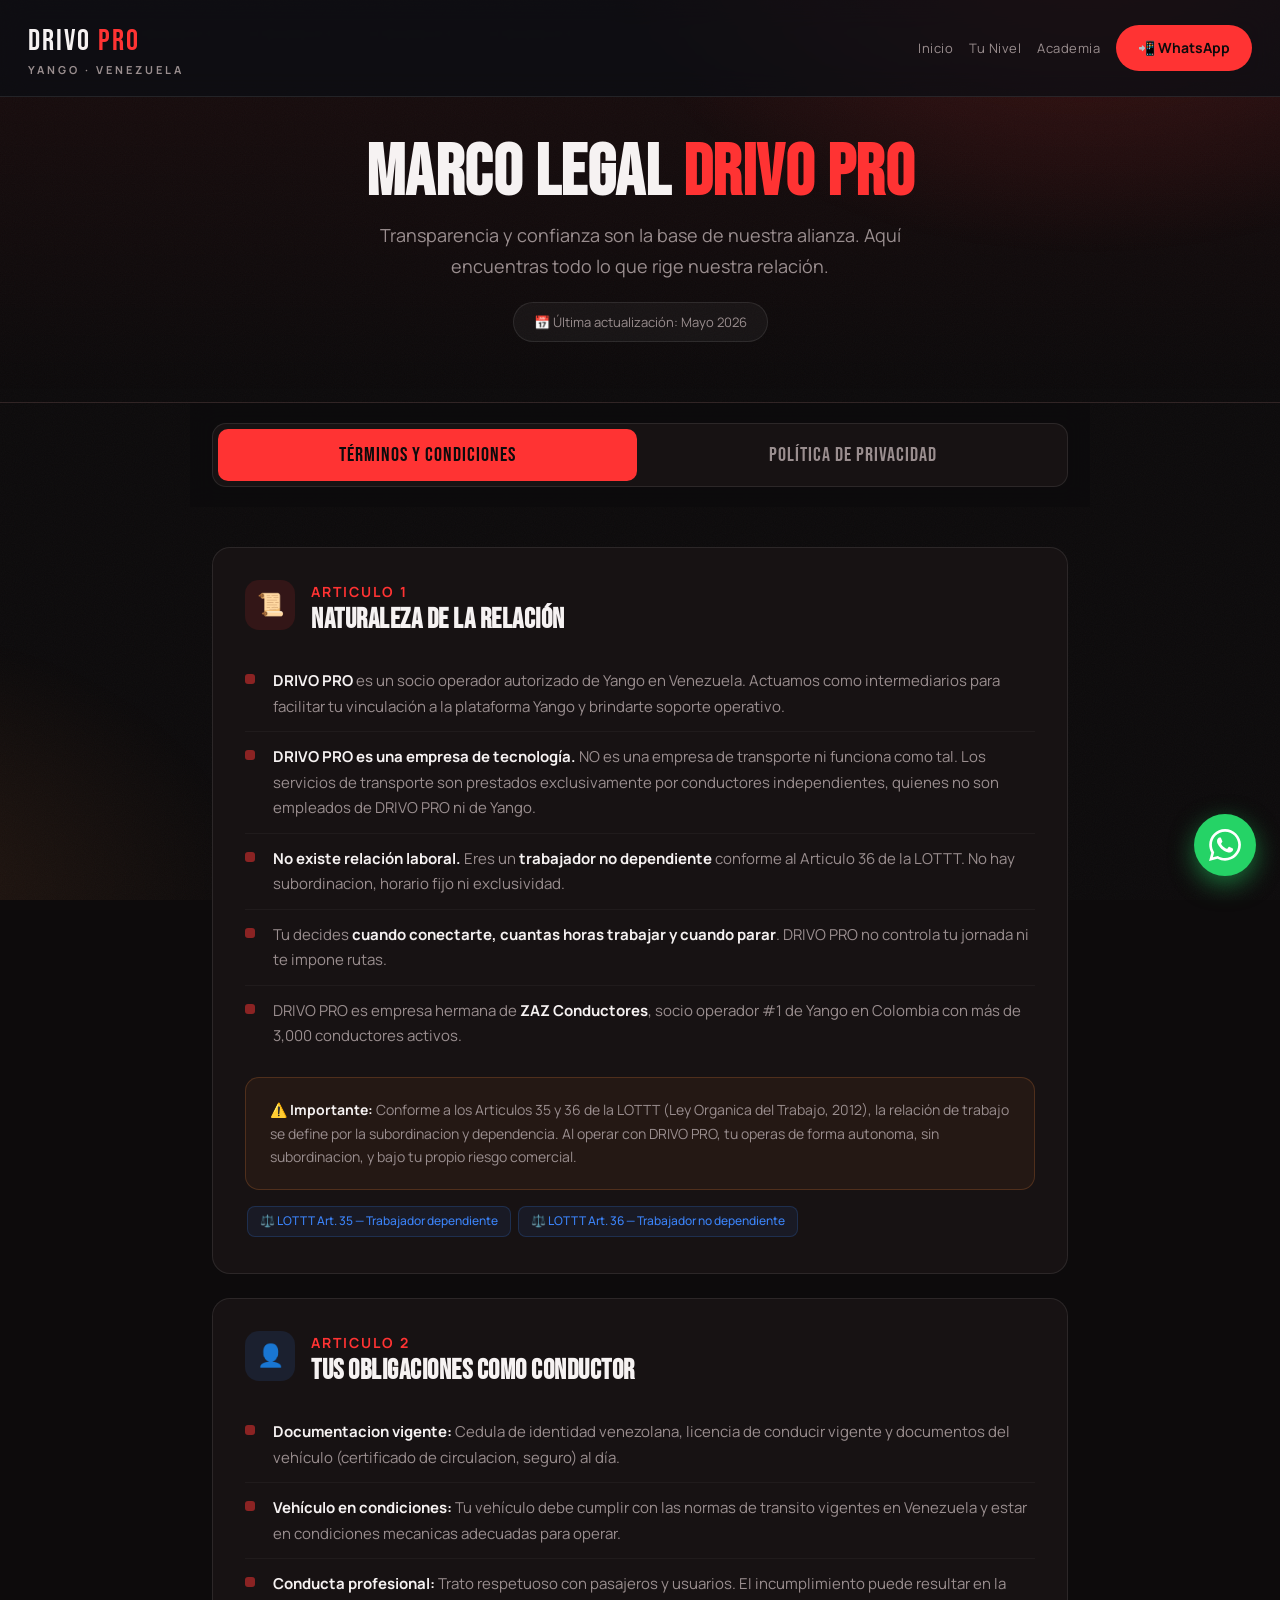
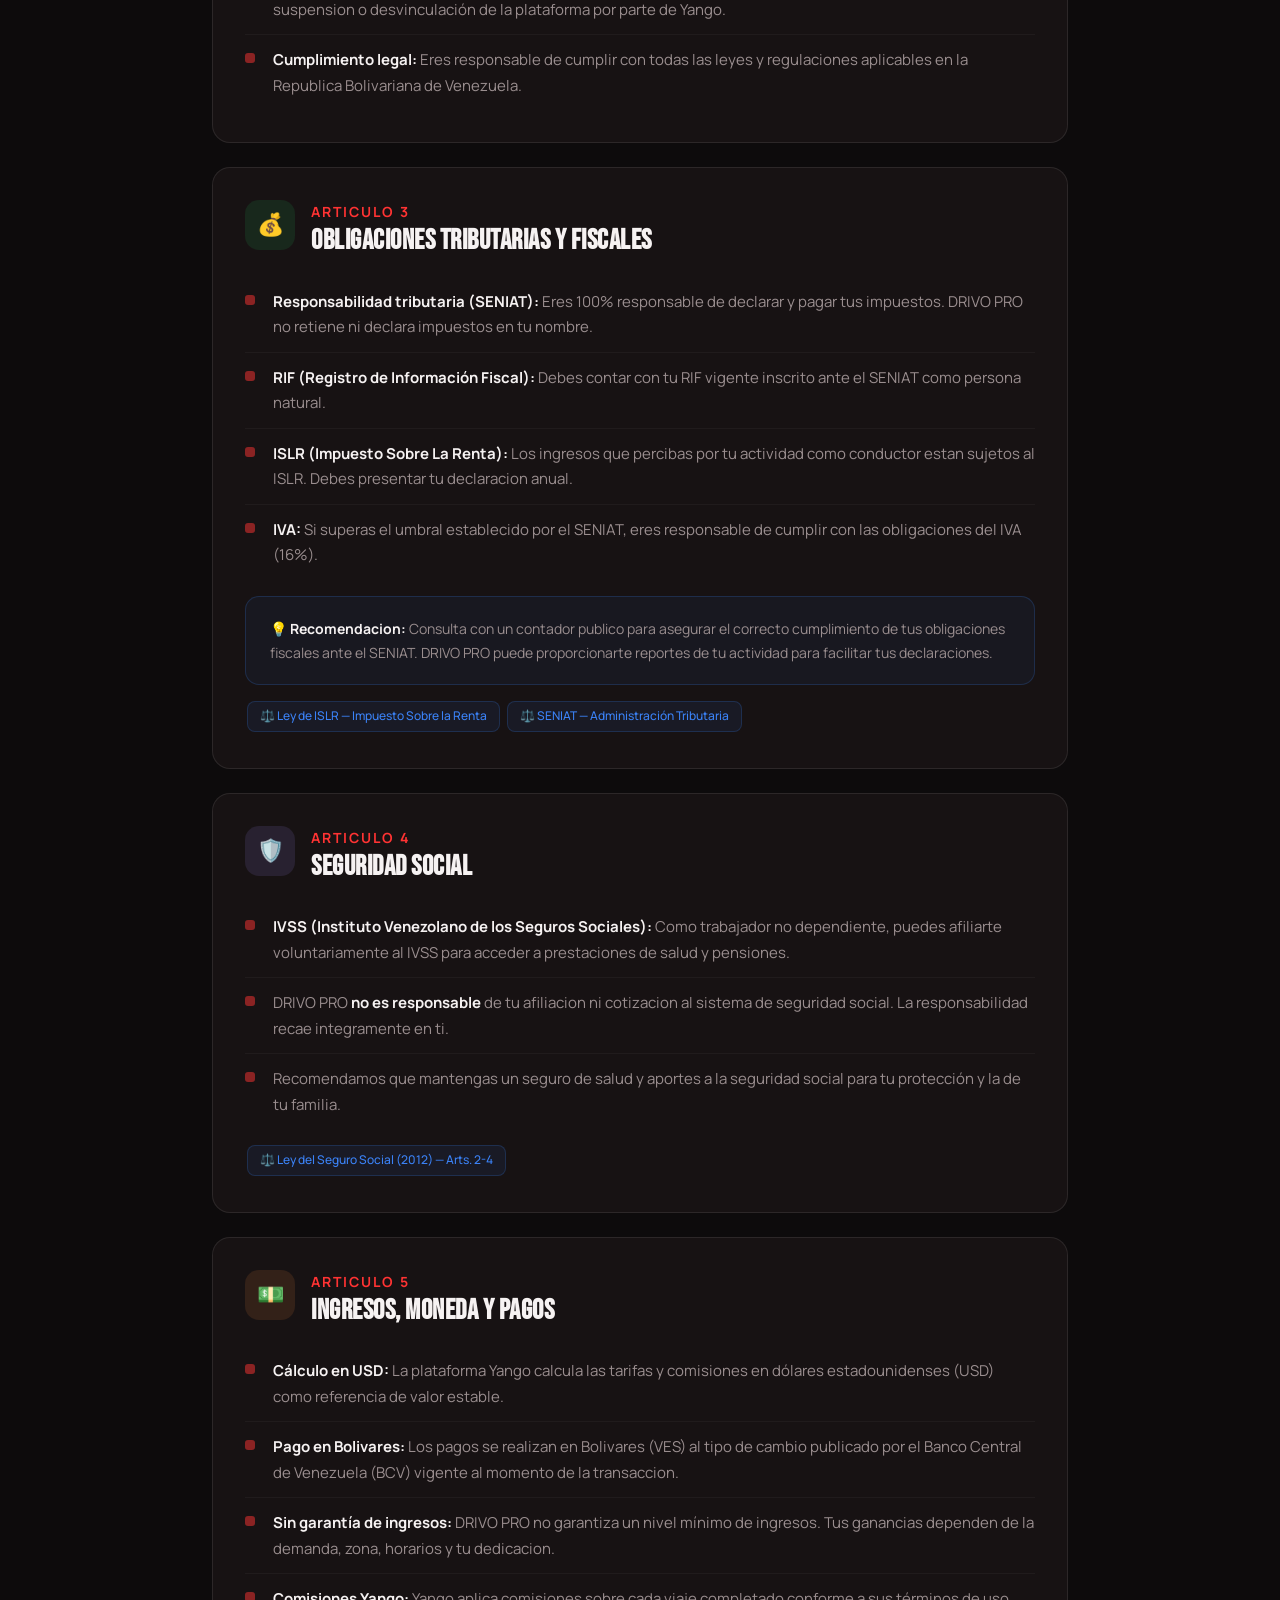
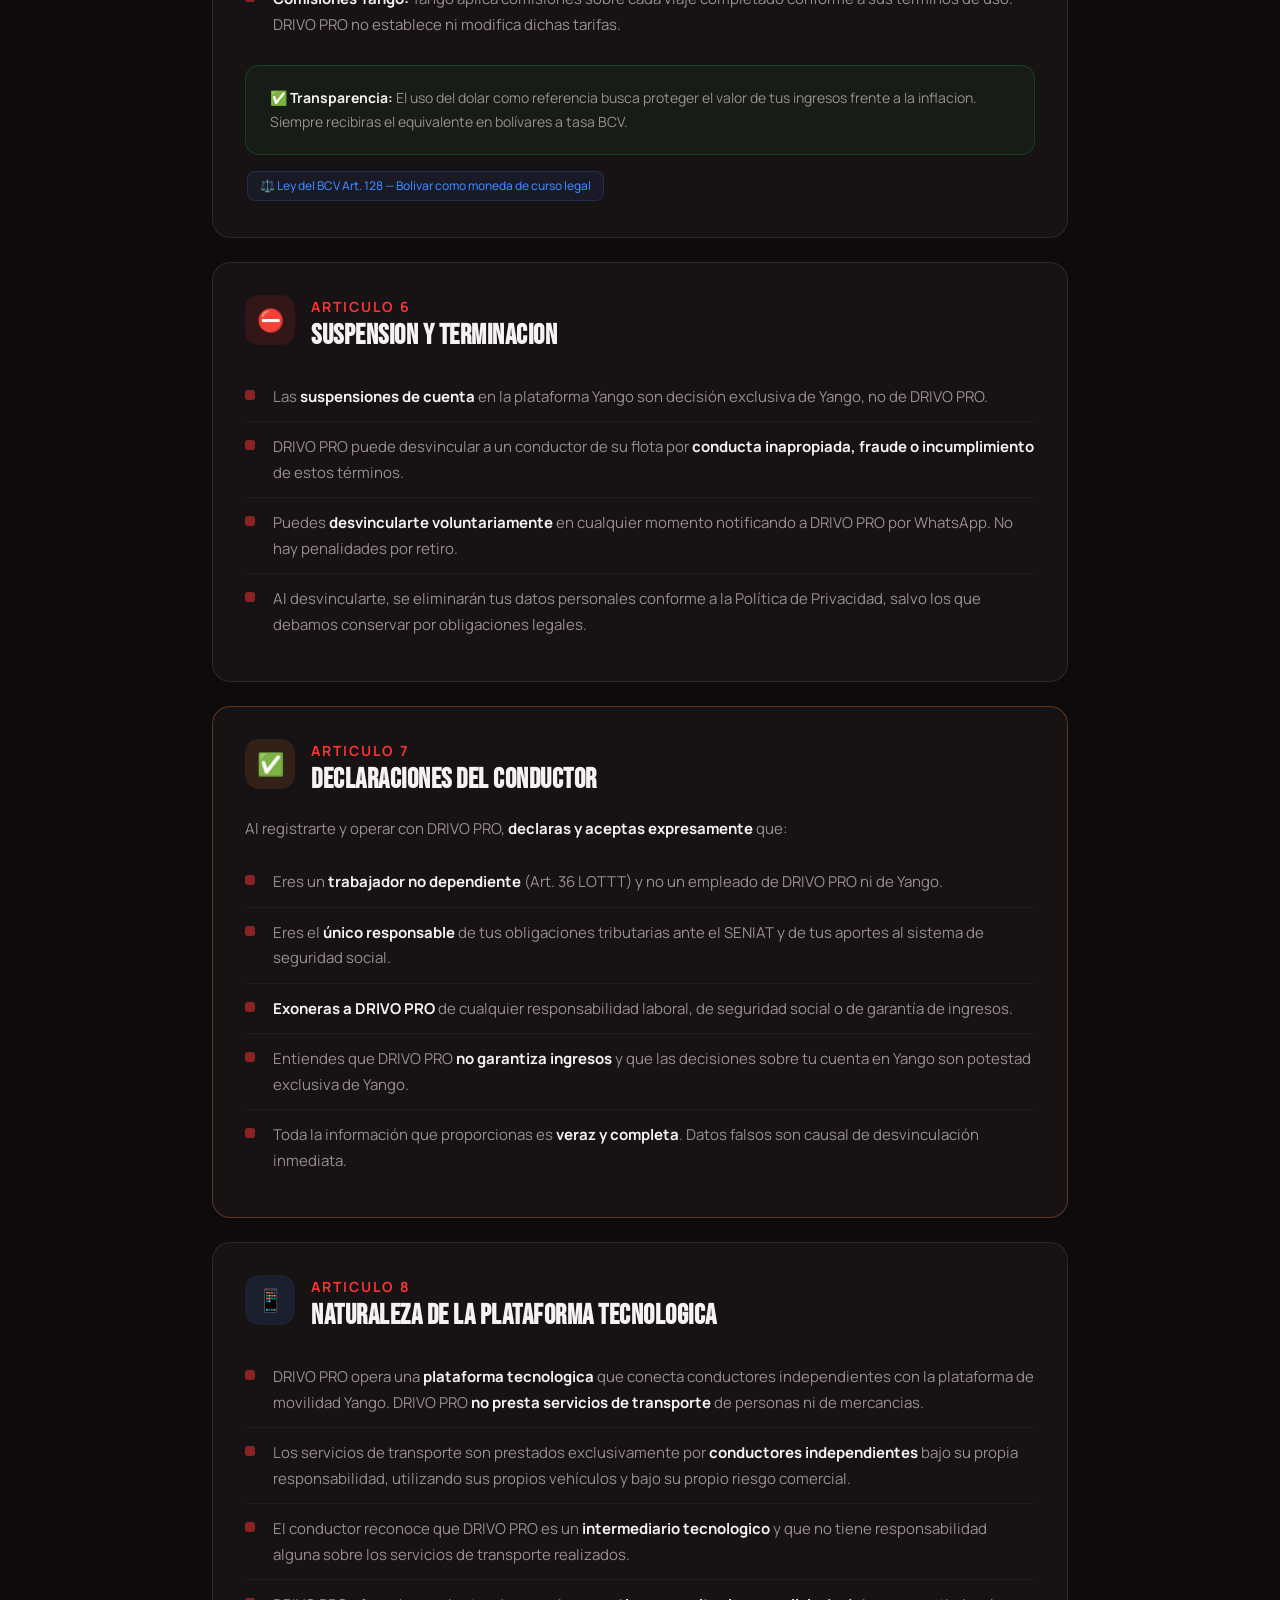
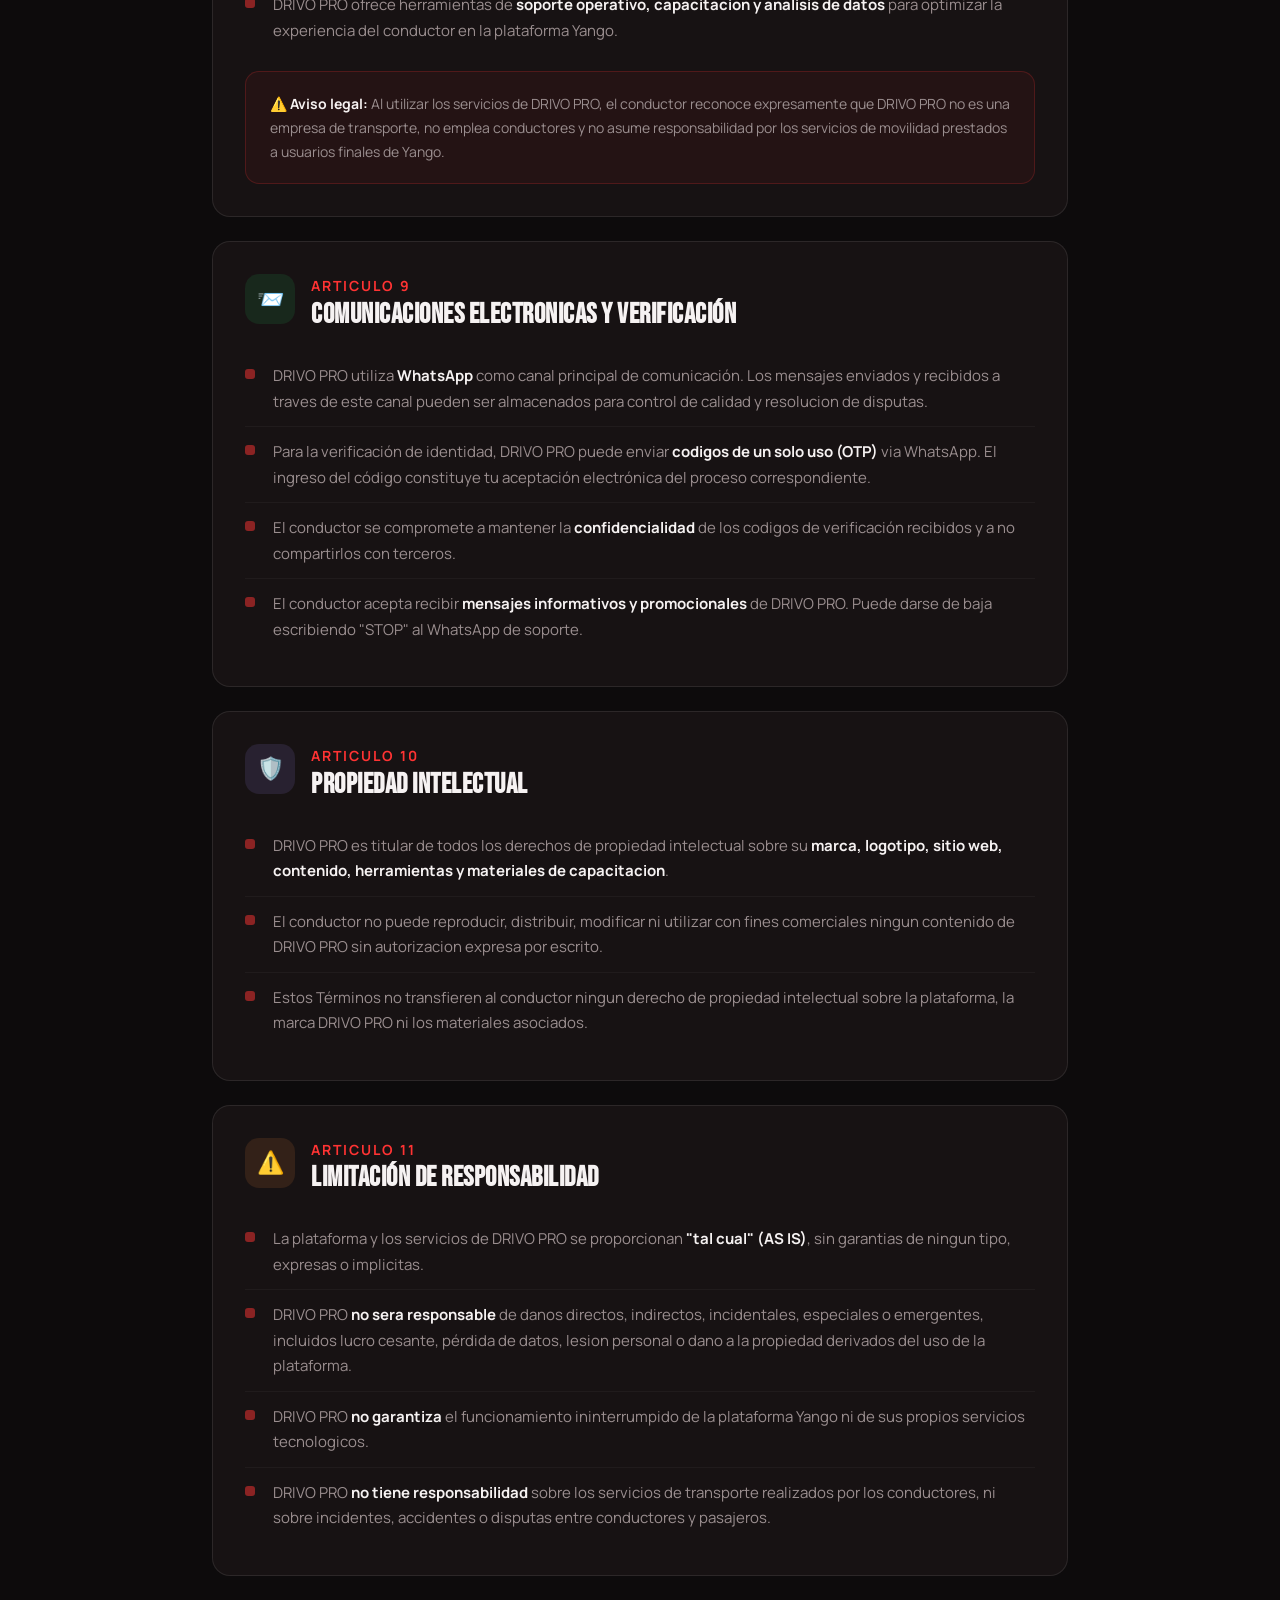
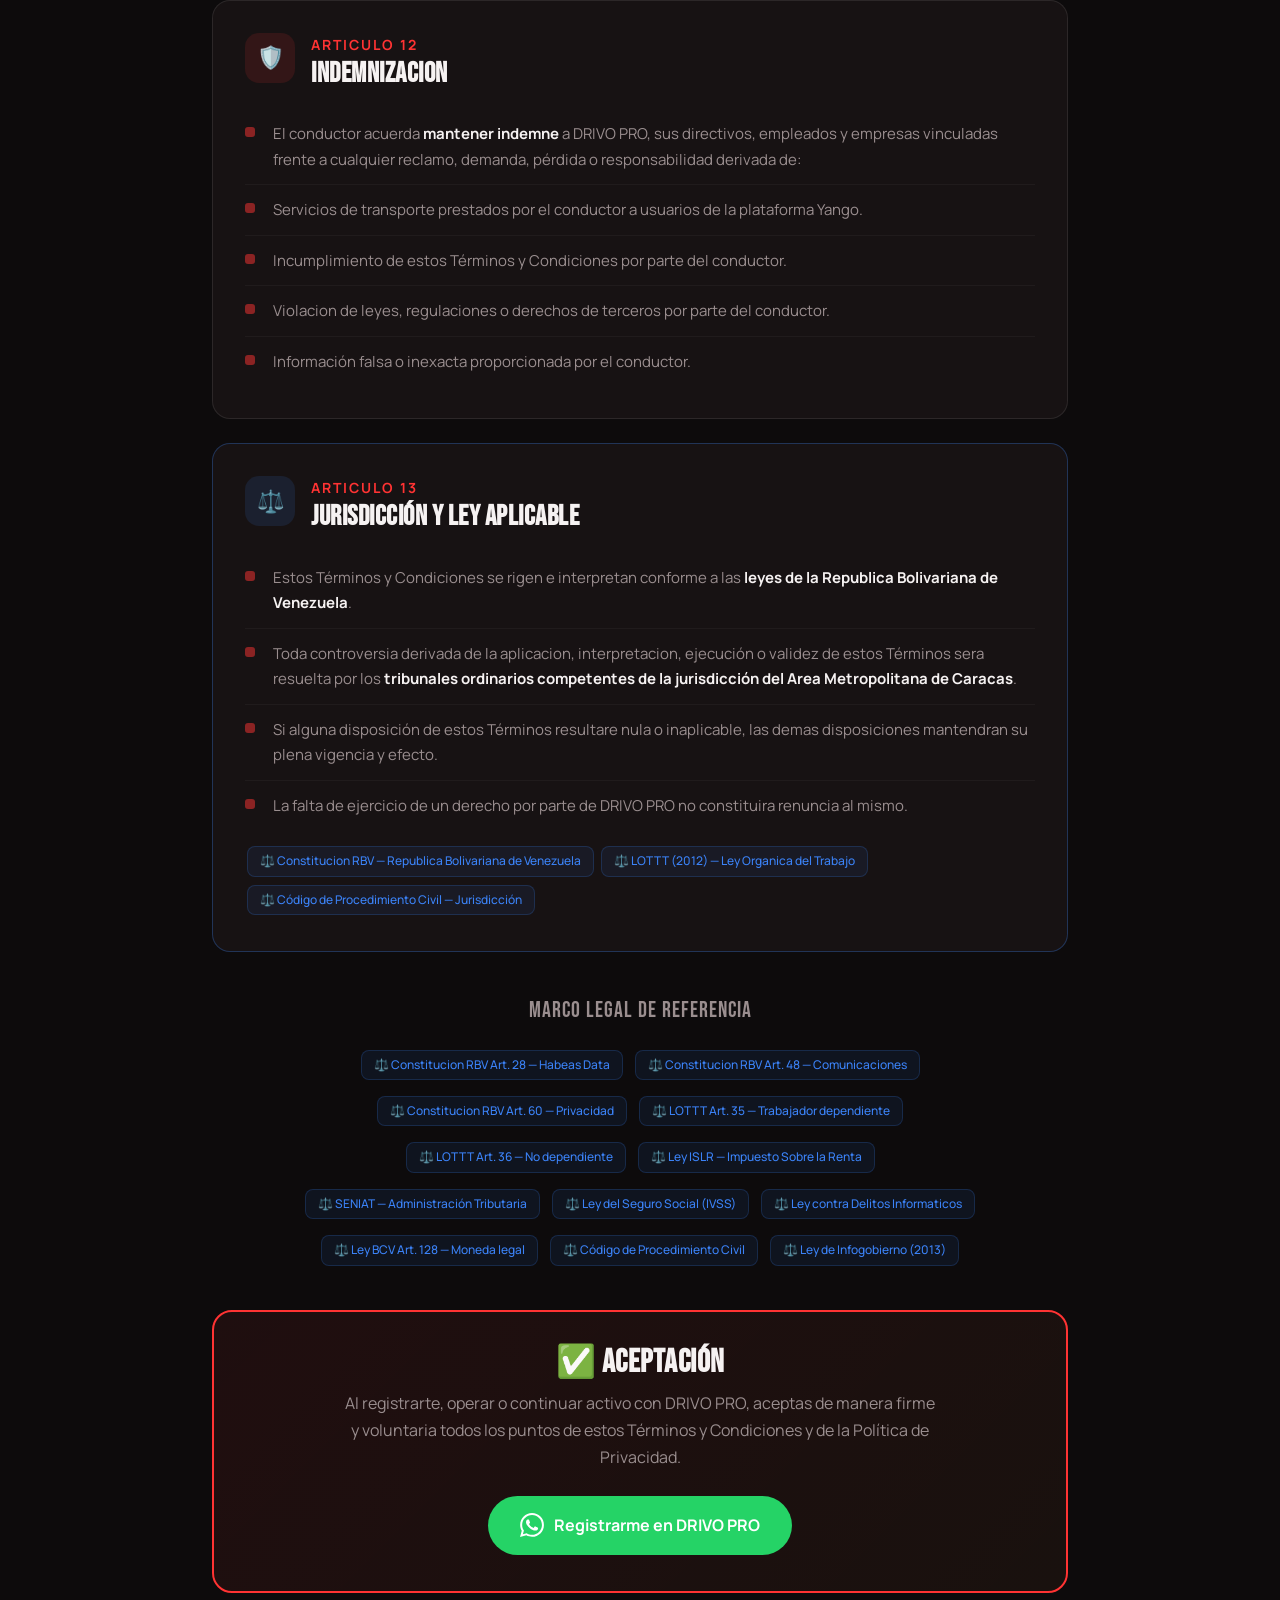
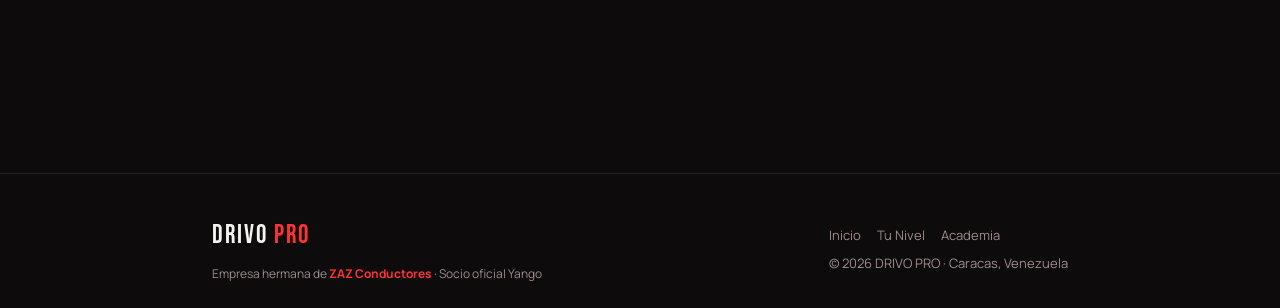
<file: legal.html>
<!DOCTYPE html>
<html lang="es-VE">
<head>
<meta charset="UTF-8">
<meta name="viewport" content="width=device-width, initial-scale=1.0">
<title>DRIVO PRO | Términos, Condiciones y Política de Privacidad</title>
<meta name="description" content="Consulta los Términos y Condiciones y la Política de Privacidad de DRIVO PRO Venezuela. Transparencia total sobre tu relación como conductor independiente.">
<meta name="robots" content="index, follow">

<meta name="theme-color" content="#0D0B0C">
<meta name="apple-mobile-web-app-capable" content="yes">

<link rel="canonical" href="https://richycorre.github.io/drivo-pro/legal.html">
<link rel="preconnect" href="https://fonts.googleapis.com">
<link rel="preconnect" href="https://fonts.gstatic.com" crossorigin>
<link href="https://fonts.googleapis.com/css2?family=Bebas+Neue&family=Manrope:wght@400;500;600;700&display=swap" rel="stylesheet">
<link rel="stylesheet" href="design-system.css">

<style>
/* ── Page-specific: legal.html ── */
body{line-height:1.7}

/* HEADER */
.legal-header{
  padding:140px 0 60px;text-align:center;
  background:linear-gradient(180deg,rgba(255,51,51,.06) 0%,transparent 100%);
  border-bottom:1px solid var(--gris-line);
}
.legal-header h1{font-size:clamp(42px,6vw,72px);margin-bottom:12px}
.legal-header p{color:var(--gris);font-size:18px;max-width:600px;margin:0 auto}
.legal-header .updated{
  display:inline-flex;align-items:center;gap:8px;margin-top:20px;
  background:rgba(255,255,255,.04);border:1px solid var(--gris-line);
  border-radius:50px;padding:8px 20px;font-size:13px;color:var(--gris);
}

/* TABS */
.tabs-wrap{
  max-width:900px;margin:0 auto;padding:0 22px;
  position:sticky;top:62px;z-index:40;
  background:rgba(13,11,12,.92);backdrop-filter:blur(12px);
  padding-top:20px;padding-bottom:20px;
}
.tabs{
  display:flex;gap:6px;
  background:var(--obsidiana-2);border:1px solid var(--gris-line);
  border-radius:14px;padding:5px;
}
.tab-btn{
  flex:1;padding:14px 20px;border-radius:10px;border:none;
  background:transparent;color:var(--gris);cursor:pointer;
  font-family:'Bebas Neue';font-size:20px;letter-spacing:1px;
  transition:.25s;
}
.tab-btn.active{background:var(--cian);color:var(--obsidiana)}
.tab-btn:not(.active):hover{background:rgba(255,255,255,.04);color:var(--blanco)}

/* CONTENT */
.legal-content{max-width:900px;margin:0 auto;padding:40px 22px 100px}
.tab-panel{display:none}
.tab-panel.active{display:block}

/* SECTIONS */
.legal-section{
  background:var(--obsidiana-2);border:1px solid var(--gris-line);
  border-radius:var(--radius);padding:32px;margin-bottom:24px;
  transition:border-color .3s;
}
.legal-section:hover{border-color:rgba(255,51,51,.25)}

.section-header{display:flex;align-items:flex-start;gap:16px;margin-bottom:20px}
.section-icon{
  width:50px;height:50px;border-radius:14px;flex-shrink:0;
  display:grid;place-items:center;font-size:22px;
}
.section-icon.red{background:rgba(255,51,51,.12)}
.section-icon.blue{background:rgba(59,130,246,.12)}
.section-icon.green{background:rgba(34,197,94,.12)}
.section-icon.amber{background:rgba(255,138,61,.12)}
.section-icon.violet{background:rgba(167,139,250,.12)}

.section-header h2{font-size:28px;line-height:1.1}
.section-header .section-num{font-size:14px;color:var(--cian);font-weight:700;letter-spacing:2px;display:block;margin-bottom:2px}

.legal-list{list-style:none;padding:0}
.legal-list li{
  position:relative;padding:12px 0 12px 28px;
  border-bottom:1px solid rgba(255,255,255,.04);
  color:var(--gris);font-size:15px;
}
.legal-list li:last-child{border-bottom:none}
.legal-list li::before{
  content:"";position:absolute;left:0;top:18px;
  width:10px;height:10px;border-radius:3px;
  background:var(--cian);opacity:.5;
}
.legal-list li strong{color:var(--blanco)}
.legal-list li a{color:var(--azul);text-decoration:none}
.legal-list li a:hover{text-decoration:underline}

.legal-text{color:var(--gris);font-size:15px}
.legal-text strong{color:var(--blanco)}

/* HIGHLIGHT BOX */
.highlight-box{
  border-radius:14px;padding:20px 24px;margin-top:16px;
}
.highlight-box.amber{background:rgba(255,138,61,.06);border:1px solid rgba(255,138,61,.2)}
.highlight-box.green{background:rgba(34,197,94,.06);border:1px solid rgba(34,197,94,.2)}
.highlight-box.blue{background:rgba(59,130,246,.06);border:1px solid rgba(59,130,246,.2)}
.highlight-box.red{background:rgba(255,51,51,.06);border:1px solid rgba(255,51,51,.2)}

.highlight-box p{font-size:14px;color:var(--gris)}
.highlight-box strong{color:var(--blanco)}

/* LAW REFERENCE */
.law-ref{
  display:inline-flex;align-items:center;gap:6px;
  background:rgba(59,130,246,.08);border:1px solid rgba(59,130,246,.2);
  border-radius:8px;padding:4px 12px;font-size:12px;color:var(--azul);
  margin:4px 2px;font-weight:500;
}

/* ACCEPTANCE BOX */
.acceptance-box{
  background:linear-gradient(135deg,rgba(255,51,51,.08),rgba(255,138,61,.05));
  border:2px solid var(--cian);border-radius:20px;
  padding:36px;text-align:center;margin-top:40px;
}
.acceptance-box h3{font-size:32px;margin-bottom:12px}
.acceptance-box p{color:var(--gris);font-size:16px;max-width:600px;margin:0 auto 24px}
.acceptance-box .btn-wa{
  display:inline-flex;align-items:center;gap:10px;
  background:#25D366;color:#fff;font-weight:700;font-size:16px;
  padding:16px 32px;border-radius:50px;text-decoration:none;
  transition:.25s;
}
.acceptance-box .btn-wa:hover{transform:translateY(-3px);box-shadow:0 12px 30px rgba(37,211,102,.4)}

/* CONTACT CARD */
.contact-card{
  display:grid;grid-template-columns:1fr 1fr;gap:16px;
  margin-top:20px;
}
.contact-item{
  background:rgba(255,255,255,.03);border:1px solid var(--gris-line);
  border-radius:12px;padding:18px;text-align:center;
}
.contact-item .ci-label{font-size:12px;color:var(--gris);text-transform:uppercase;letter-spacing:2px;margin-bottom:6px}
.contact-item .ci-value{font-size:16px;font-weight:700;color:var(--blanco)}
.contact-item .ci-value a{color:var(--azul);text-decoration:none}

/* RESPONSIVE — page-specific */
@media(max-width:600px){
  .tabs-wrap{position:relative;top:0}
  .tab-btn{font-size:16px;padding:12px 10px}
  .legal-section{padding:22px}
  .section-header{flex-direction:column;gap:10px}
  .contact-card{grid-template-columns:1fr}
}
</style>
</head>
<body>

<!-- NAV -->
<nav>
  <a href="index.html" class="logo">DRIVO<span> PRO</span><small>YANGO &middot; VENEZUELA</small></a>
  <div style="display:flex;gap:16px;align-items:center">
    <a href="index.html" class="nav-link hide-mobile">Inicio</a>
    <a href="roadmap.html" class="nav-link hide-mobile">Tu Nivel</a>
    <a href="academia.html" class="nav-link hide-mobile">Academia</a>
    <a href="https://wa.me/584223748677?text=Hola%20DRIVO%20PRO%2C%20quiero%20manejar%20con%20Yango" rel="noopener noreferrer" class="nav-cta">&#x1F4F2; WhatsApp</a>
  </div>
</nav>

<!-- HEADER -->
<header class="legal-header">
  <h1>Marco Legal <span class="accent">DRIVO PRO</span></h1>
  <p>Transparencia y confianza son la base de nuestra alianza. Aquí encuentras todo lo que rige nuestra relación.</p>
  <div class="updated">&#x1F4C5; Última actualización: Mayo 2026</div>
</header>

<!-- TABS -->
<div class="tabs-wrap">
  <div class="tabs">
    <button class="tab-btn active" onclick="switchTab('terms')">Términos y Condiciones</button>
    <button class="tab-btn" onclick="switchTab('privacy')">Política de Privacidad</button>
  </div>
</div>

<!-- CONTENT -->
<div class="legal-content">

  <!-- ═══════════════════════════════════════════════
       TÉRMINOS Y CONDICIONES
  ════════════════════════════════════════════════ -->
  <div id="tab-terms" class="tab-panel active">

    <!-- 1. Naturaleza de la Relación -->
    <div class="legal-section">
      <div class="section-header">
        <div class="section-icon red">&#x1F4DC;</div>
        <div>
          <span class="section-num">ARTICULO 1</span>
          <h2>Naturaleza de la Relación</h2>
        </div>
      </div>
      <ul class="legal-list">
        <li><strong>DRIVO PRO</strong> es un socio operador autorizado de Yango en Venezuela. Actuamos como intermediarios para facilitar tu vinculación a la plataforma Yango y brindarte soporte operativo.</li>
        <li><strong>DRIVO PRO es una empresa de tecnología.</strong> NO es una empresa de transporte ni funciona como tal. Los servicios de transporte son prestados exclusivamente por conductores independientes, quienes no son empleados de DRIVO PRO ni de Yango.</li>
        <li><strong>No existe relación laboral.</strong> Eres un <strong>trabajador no dependiente</strong> conforme al Articulo 36 de la LOTTT. No hay subordinacion, horario fijo ni exclusividad.</li>
        <li>Tu decides <strong>cuando conectarte, cuantas horas trabajar y cuando parar</strong>. DRIVO PRO no controla tu jornada ni te impone rutas.</li>
        <li>DRIVO PRO es empresa hermana de <strong>ZAZ Conductores</strong>, socio operador #1 de Yango en Colombia con más de 3,000 conductores activos.</li>
      </ul>
      <div class="highlight-box amber">
        <p>&#x26A0;&#xFE0F; <strong>Importante:</strong> Conforme a los Articulos 35 y 36 de la LOTTT (Ley Organica del Trabajo, 2012), la relación de trabajo se define por la subordinacion y dependencia. Al operar con DRIVO PRO, tu operas de forma autonoma, sin subordinacion, y bajo tu propio riesgo comercial.</p>
      </div>
      <div style="margin-top:12px">
        <span class="law-ref">&#x2696;&#xFE0F; LOTTT Art. 35 — Trabajador dependiente</span>
        <span class="law-ref">&#x2696;&#xFE0F; LOTTT Art. 36 — Trabajador no dependiente</span>
      </div>
    </div>

    <!-- 2. Obligaciones del Conductor -->
    <div class="legal-section">
      <div class="section-header">
        <div class="section-icon blue">&#x1F464;</div>
        <div>
          <span class="section-num">ARTICULO 2</span>
          <h2>Tus Obligaciones como Conductor</h2>
        </div>
      </div>
      <ul class="legal-list">
        <li><strong>Documentacion vigente:</strong> Cedula de identidad venezolana, licencia de conducir vigente y documentos del vehículo (certificado de circulacion, seguro) al día.</li>
        <li><strong>Vehículo en condiciones:</strong> Tu vehículo debe cumplir con las normas de transito vigentes en Venezuela y estar en condiciones mecanicas adecuadas para operar.</li>
        <li><strong>Conducta profesional:</strong> Trato respetuoso con pasajeros y usuarios. El incumplimiento puede resultar en la suspension o desvinculación de la plataforma por parte de Yango.</li>
        <li><strong>Cumplimiento legal:</strong> Eres responsable de cumplir con todas las leyes y regulaciones aplicables en la Republica Bolivariana de Venezuela.</li>
      </ul>
    </div>

    <!-- 3. Obligaciones Tributarias -->
    <div class="legal-section">
      <div class="section-header">
        <div class="section-icon green">&#x1F4B0;</div>
        <div>
          <span class="section-num">ARTICULO 3</span>
          <h2>Obligaciones Tributarias y Fiscales</h2>
        </div>
      </div>
      <ul class="legal-list">
        <li><strong>Responsabilidad tributaria (SENIAT):</strong> Eres 100% responsable de declarar y pagar tus impuestos. DRIVO PRO no retiene ni declara impuestos en tu nombre.</li>
        <li><strong>RIF (Registro de Información Fiscal):</strong> Debes contar con tu RIF vigente inscrito ante el SENIAT como persona natural.</li>
        <li><strong>ISLR (Impuesto Sobre La Renta):</strong> Los ingresos que percibas por tu actividad como conductor estan sujetos al ISLR. Debes presentar tu declaracion anual.</li>
        <li><strong>IVA:</strong> Si superas el umbral establecido por el SENIAT, eres responsable de cumplir con las obligaciones del IVA (16%).</li>
      </ul>
      <div class="highlight-box blue">
        <p>&#x1F4A1; <strong>Recomendacion:</strong> Consulta con un contador publico para asegurar el correcto cumplimiento de tus obligaciones fiscales ante el SENIAT. DRIVO PRO puede proporcionarte reportes de tu actividad para facilitar tus declaraciones.</p>
      </div>
      <div style="margin-top:12px">
        <span class="law-ref">&#x2696;&#xFE0F; Ley de ISLR — Impuesto Sobre la Renta</span>
        <span class="law-ref">&#x2696;&#xFE0F; SENIAT — Administración Tributaria</span>
      </div>
    </div>

    <!-- 4. Seguridad Social -->
    <div class="legal-section">
      <div class="section-header">
        <div class="section-icon violet">&#x1F6E1;&#xFE0F;</div>
        <div>
          <span class="section-num">ARTICULO 4</span>
          <h2>Seguridad Social</h2>
        </div>
      </div>
      <ul class="legal-list">
        <li><strong>IVSS (Instituto Venezolano de los Seguros Sociales):</strong> Como trabajador no dependiente, puedes afiliarte voluntariamente al IVSS para acceder a prestaciones de salud y pensiones.</li>
        <li>DRIVO PRO <strong>no es responsable</strong> de tu afiliacion ni cotizacion al sistema de seguridad social. La responsabilidad recae integramente en ti.</li>
        <li>Recomendamos que mantengas un seguro de salud y aportes a la seguridad social para tu protección y la de tu familia.</li>
      </ul>
      <div style="margin-top:12px">
        <span class="law-ref">&#x2696;&#xFE0F; Ley del Seguro Social (2012) — Arts. 2-4</span>
      </div>
    </div>

    <!-- 5. Ingresos y Pagos -->
    <div class="legal-section">
      <div class="section-header">
        <div class="section-icon amber">&#x1F4B5;</div>
        <div>
          <span class="section-num">ARTICULO 5</span>
          <h2>Ingresos, Moneda y Pagos</h2>
        </div>
      </div>
      <ul class="legal-list">
        <li><strong>Cálculo en USD:</strong> La plataforma Yango calcula las tarifas y comisiones en dólares estadounidenses (USD) como referencia de valor estable.</li>
        <li><strong>Pago en Bolivares:</strong> Los pagos se realizan en Bolivares (VES) al tipo de cambio publicado por el Banco Central de Venezuela (BCV) vigente al momento de la transaccion.</li>
        <li><strong>Sin garantía de ingresos:</strong> DRIVO PRO no garantiza un nivel mínimo de ingresos. Tus ganancias dependen de la demanda, zona, horarios y tu dedicacion.</li>
        <li><strong>Comisiones Yango:</strong> Yango aplica comisiones sobre cada viaje completado conforme a sus términos de uso. DRIVO PRO no establece ni modifica dichas tarifas.</li>
      </ul>
      <div class="highlight-box green">
        <p>&#x2705; <strong>Transparencia:</strong> El uso del dolar como referencia busca proteger el valor de tus ingresos frente a la inflacion. Siempre recibiras el equivalente en bolívares a tasa BCV.</p>
      </div>
      <div style="margin-top:12px">
        <span class="law-ref">&#x2696;&#xFE0F; Ley del BCV Art. 128 — Bolivar como moneda de curso legal</span>
      </div>
    </div>

    <!-- 6. Suspension y Terminacion -->
    <div class="legal-section">
      <div class="section-header">
        <div class="section-icon red">&#x26D4;</div>
        <div>
          <span class="section-num">ARTICULO 6</span>
          <h2>Suspension y Terminacion</h2>
        </div>
      </div>
      <ul class="legal-list">
        <li>Las <strong>suspensiones de cuenta</strong> en la plataforma Yango son decisión exclusiva de Yango, no de DRIVO PRO.</li>
        <li>DRIVO PRO puede desvincular a un conductor de su flota por <strong>conducta inapropiada, fraude o incumplimiento</strong> de estos términos.</li>
        <li>Puedes <strong>desvincularte voluntariamente</strong> en cualquier momento notificando a DRIVO PRO por WhatsApp. No hay penalidades por retiro.</li>
        <li>Al desvincularte, se eliminarán tus datos personales conforme a la Política de Privacidad, salvo los que debamos conservar por obligaciones legales.</li>
      </ul>
    </div>

    <!-- 7. Declaraciones -->
    <div class="legal-section" style="border-color:rgba(255,138,61,.3)">
      <div class="section-header">
        <div class="section-icon amber">&#x2705;</div>
        <div>
          <span class="section-num">ARTICULO 7</span>
          <h2>Declaraciones del Conductor</h2>
        </div>
      </div>
      <p class="legal-text" style="margin-bottom:16px">Al registrarte y operar con DRIVO PRO, <strong>declaras y aceptas expresamente</strong> que:</p>
      <ul class="legal-list">
        <li>Eres un <strong>trabajador no dependiente</strong> (Art. 36 LOTTT) y no un empleado de DRIVO PRO ni de Yango.</li>
        <li>Eres el <strong>único responsable</strong> de tus obligaciones tributarias ante el SENIAT y de tus aportes al sistema de seguridad social.</li>
        <li><strong>Exoneras a DRIVO PRO</strong> de cualquier responsabilidad laboral, de seguridad social o de garantía de ingresos.</li>
        <li>Entiendes que DRIVO PRO <strong>no garantiza ingresos</strong> y que las decisiones sobre tu cuenta en Yango son potestad exclusiva de Yango.</li>
        <li>Toda la información que proporcionas es <strong>veraz y completa</strong>. Datos falsos son causal de desvinculación inmediata.</li>
      </ul>
    </div>

    <!-- 8. Plataforma Tecnologica -->
    <div class="legal-section">
      <div class="section-header">
        <div class="section-icon blue">&#x1F4F1;</div>
        <div>
          <span class="section-num">ARTICULO 8</span>
          <h2>Naturaleza de la Plataforma Tecnologica</h2>
        </div>
      </div>
      <ul class="legal-list">
        <li>DRIVO PRO opera una <strong>plataforma tecnologica</strong> que conecta conductores independientes con la plataforma de movilidad Yango. DRIVO PRO <strong>no presta servicios de transporte</strong> de personas ni de mercancias.</li>
        <li>Los servicios de transporte son prestados exclusivamente por <strong>conductores independientes</strong> bajo su propia responsabilidad, utilizando sus propios vehículos y bajo su propio riesgo comercial.</li>
        <li>El conductor reconoce que DRIVO PRO es un <strong>intermediario tecnologico</strong> y que no tiene responsabilidad alguna sobre los servicios de transporte realizados.</li>
        <li>DRIVO PRO ofrece herramientas de <strong>soporte operativo, capacitacion y analisis de datos</strong> para optimizar la experiencia del conductor en la plataforma Yango.</li>
      </ul>
      <div class="highlight-box red">
        <p>&#x26A0;&#xFE0F; <strong>Aviso legal:</strong> Al utilizar los servicios de DRIVO PRO, el conductor reconoce expresamente que DRIVO PRO no es una empresa de transporte, no emplea conductores y no asume responsabilidad por los servicios de movilidad prestados a usuarios finales de Yango.</p>
      </div>
    </div>

    <!-- 9. Comunicaciones Electronicas -->
    <div class="legal-section">
      <div class="section-header">
        <div class="section-icon green">&#x1F4E8;</div>
        <div>
          <span class="section-num">ARTICULO 9</span>
          <h2>Comunicaciones Electronicas y Verificación</h2>
        </div>
      </div>
      <ul class="legal-list">
        <li>DRIVO PRO utiliza <strong>WhatsApp</strong> como canal principal de comunicación. Los mensajes enviados y recibidos a traves de este canal pueden ser almacenados para control de calidad y resolucion de disputas.</li>
        <li>Para la verificación de identidad, DRIVO PRO puede enviar <strong>codigos de un solo uso (OTP)</strong> via WhatsApp. El ingreso del código constituye tu aceptación electrónica del proceso correspondiente.</li>
        <li>El conductor se compromete a mantener la <strong>confidencialidad</strong> de los codigos de verificación recibidos y a no compartirlos con terceros.</li>
        <li>El conductor acepta recibir <strong>mensajes informativos y promocionales</strong> de DRIVO PRO. Puede darse de baja escribiendo "STOP" al WhatsApp de soporte.</li>
      </ul>
    </div>

    <!-- 10. Propiedad Intelectual -->
    <div class="legal-section">
      <div class="section-header">
        <div class="section-icon violet">&#x1F6E1;&#xFE0F;</div>
        <div>
          <span class="section-num">ARTICULO 10</span>
          <h2>Propiedad Intelectual</h2>
        </div>
      </div>
      <ul class="legal-list">
        <li>DRIVO PRO es titular de todos los derechos de propiedad intelectual sobre su <strong>marca, logotipo, sitio web, contenido, herramientas y materiales de capacitacion</strong>.</li>
        <li>El conductor no puede reproducir, distribuir, modificar ni utilizar con fines comerciales ningun contenido de DRIVO PRO sin autorizacion expresa por escrito.</li>
        <li>Estos Términos no transfieren al conductor ningun derecho de propiedad intelectual sobre la plataforma, la marca DRIVO PRO ni los materiales asociados.</li>
      </ul>
    </div>

    <!-- 11. Limitación de Responsabilidad -->
    <div class="legal-section">
      <div class="section-header">
        <div class="section-icon amber">&#x26A0;&#xFE0F;</div>
        <div>
          <span class="section-num">ARTICULO 11</span>
          <h2>Limitación de Responsabilidad</h2>
        </div>
      </div>
      <ul class="legal-list">
        <li>La plataforma y los servicios de DRIVO PRO se proporcionan <strong>"tal cual" (AS IS)</strong>, sin garantias de ningun tipo, expresas o implicitas.</li>
        <li>DRIVO PRO <strong>no sera responsable</strong> de danos directos, indirectos, incidentales, especiales o emergentes, incluidos lucro cesante, pérdida de datos, lesion personal o dano a la propiedad derivados del uso de la plataforma.</li>
        <li>DRIVO PRO <strong>no garantiza</strong> el funcionamiento ininterrumpido de la plataforma Yango ni de sus propios servicios tecnologicos.</li>
        <li>DRIVO PRO <strong>no tiene responsabilidad</strong> sobre los servicios de transporte realizados por los conductores, ni sobre incidentes, accidentes o disputas entre conductores y pasajeros.</li>
      </ul>
    </div>

    <!-- 12. Indemnizacion -->
    <div class="legal-section">
      <div class="section-header">
        <div class="section-icon red">&#x1F6E1;&#xFE0F;</div>
        <div>
          <span class="section-num">ARTICULO 12</span>
          <h2>Indemnizacion</h2>
        </div>
      </div>
      <ul class="legal-list">
        <li>El conductor acuerda <strong>mantener indemne</strong> a DRIVO PRO, sus directivos, empleados y empresas vinculadas frente a cualquier reclamo, demanda, pérdida o responsabilidad derivada de:</li>
        <li>Servicios de transporte prestados por el conductor a usuarios de la plataforma Yango.</li>
        <li>Incumplimiento de estos Términos y Condiciones por parte del conductor.</li>
        <li>Violacion de leyes, regulaciones o derechos de terceros por parte del conductor.</li>
        <li>Información falsa o inexacta proporcionada por el conductor.</li>
      </ul>
    </div>

    <!-- 13. Jurisdicción y Ley Aplicable -->
    <div class="legal-section" style="border-color:rgba(59,130,246,.3)">
      <div class="section-header">
        <div class="section-icon blue">&#x2696;&#xFE0F;</div>
        <div>
          <span class="section-num">ARTICULO 13</span>
          <h2>Jurisdicción y Ley Aplicable</h2>
        </div>
      </div>
      <ul class="legal-list">
        <li>Estos Términos y Condiciones se rigen e interpretan conforme a las <strong>leyes de la Republica Bolivariana de Venezuela</strong>.</li>
        <li>Toda controversia derivada de la aplicacion, interpretacion, ejecución o validez de estos Términos sera resuelta por los <strong>tribunales ordinarios competentes de la jurisdicción del Area Metropolitana de Caracas</strong>.</li>
        <li>Si alguna disposición de estos Términos resultare nula o inaplicable, las demas disposiciones mantendran su plena vigencia y efecto.</li>
        <li>La falta de ejercicio de un derecho por parte de DRIVO PRO no constituira renuncia al mismo.</li>
      </ul>
      <div style="margin-top:12px">
        <span class="law-ref">&#x2696;&#xFE0F; Constitucion RBV — Republica Bolivariana de Venezuela</span>
        <span class="law-ref">&#x2696;&#xFE0F; LOTTT (2012) — Ley Organica del Trabajo</span>
        <span class="law-ref">&#x2696;&#xFE0F; Código de Procedimiento Civil — Jurisdicción</span>
      </div>
    </div>

  </div>

  <!-- ═══════════════════════════════════════════════
       POLÍTICA DE PRIVACIDAD
  ════════════════════════════════════════════════ -->
  <div id="tab-privacy" class="tab-panel">

    <!-- 1. Responsable del Tratamiento -->
    <div class="legal-section">
      <div class="section-header">
        <div class="section-icon blue">&#x1F3E2;</div>
        <div>
          <span class="section-num">ARTICULO 1</span>
          <h2>Responsable del Tratamiento de Datos</h2>
        </div>
      </div>
      <ul class="legal-list">
        <li><strong>DRIVO PRO</strong>, operando como socio autorizado de Yango en Venezuela, es responsable del tratamiento de los datos personales que nos proporcionas.</li>
        <li>Nos comprometemos a proteger tu información personal conforme al <strong>Articulo 28</strong> (habeas data) y <strong>Articulo 60</strong> (derecho a la privacidad) de la Constitucion de la Republica Bolivariana de Venezuela.</li>
      </ul>
      <div style="margin-top:12px">
        <span class="law-ref">&#x2696;&#xFE0F; Constitucion RBV Art. 28 — Habeas Data</span>
        <span class="law-ref">&#x2696;&#xFE0F; Constitucion RBV Art. 60 — Derecho a la Privacidad</span>
      </div>
    </div>

    <!-- 2. Datos que Recopilamos -->
    <div class="legal-section">
      <div class="section-header">
        <div class="section-icon green">&#x1F4CB;</div>
        <div>
          <span class="section-num">ARTICULO 2</span>
          <h2>Información que Recopilamos</h2>
        </div>
      </div>
      <ul class="legal-list">
        <li><strong>Datos de identificacion:</strong> Nombre completo, cedula de identidad, número de telefono, correo electrónico.</li>
        <li><strong>Datos del vehículo:</strong> Placa, marca, modelo, año, tipo de vehículo (carro/moto).</li>
        <li><strong>Datos de operación:</strong> Historial de viajes, ordenes completadas, horarios de conexion y actividad en la plataforma Yango.</li>
        <li><strong>Datos financieros:</strong> Información de pagos, balance de cuenta, transacciones.</li>
        <li><strong>Datos de comunicación:</strong> Mensajes enviados a nuestro equipo de soporte via WhatsApp o cualquier otro canal. Las conversaciones pueden ser almacenadas para control de calidad.</li>
        <li><strong>Datos del dispositivo:</strong> Sistema operativo, version del navegador, identificador del dispositivo, direccion IP y datos de ubicación cuando uses servicios basados en geolocalizacion.</li>
        <li><strong>Datos de uso:</strong> Interacciones con nuestro sitio web, paginas visitadas, tiempo de navegacion, funciones utilizadas y patrones de uso.</li>
      </ul>
    </div>

    <!-- 3. Finalidad -->
    <div class="legal-section">
      <div class="section-header">
        <div class="section-icon amber">&#x1F3AF;</div>
        <div>
          <span class="section-num">ARTICULO 3</span>
          <h2>Finalidad y Uso de tus Datos</h2>
        </div>
      </div>
      <p class="legal-text" style="margin-bottom:16px">Utilizamos tu información personal exclusivamente para:</p>
      <ul class="legal-list">
        <li><strong>Gestión operativa:</strong> Registrarte y vincularte a la plataforma Yango, gestionar tu perfil de conductor y procesar tus pagos.</li>
        <li><strong>Soporte y comunicación:</strong> Contactarte para resolver dudas, incidencias o brindarte información relevante sobre la plataforma.</li>
        <li><strong>Mejora del servicio:</strong> Analizar datos de operación de forma agregada (anonimizada) para mejorar la experiencia de todos los conductores.</li>
        <li><strong>Cumplimiento legal:</strong> Atender requerimientos de autoridades competentes conforme a la legislacion venezolana vigente.</li>
        <li><strong>Marketing:</strong> Enviarte información sobre beneficios, promociones y actualizaciones de DRIVO PRO. Puedes optar por no recibir estas comunicaciones en cualquier momento.</li>
      </ul>
      <div class="highlight-box green">
        <p>&#x2705; <strong>Compromiso:</strong> Nunca vendemos, alquilamos ni compartimos tus datos personales con terceros para fines comerciales ajenos a nuestro servicio.</p>
      </div>
    </div>

    <!-- 4. Comparticion de Datos -->
    <div class="legal-section">
      <div class="section-header">
        <div class="section-icon violet">&#x1F517;</div>
        <div>
          <span class="section-num">ARTICULO 4</span>
          <h2>Comparticion de Datos con Terceros</h2>
        </div>
      </div>
      <p class="legal-text" style="margin-bottom:16px">Podemos compartir tus datos unicamente con:</p>
      <ul class="legal-list">
        <li><strong>Yango:</strong> Para gestionar tu vinculación como conductor en la plataforma. Yango tiene su propia política de privacidad que te recomendamos consultar.</li>
        <li><strong>Proveedores de tecnología:</strong> Servicios de almacenamiento en la nube (Google Cloud Platform), comunicación (WhatsApp Business) y analisis, siempre bajo acuerdos de confidencialidad.</li>
        <li><strong>Autoridades:</strong> Cuando sea requerido por ley, orden judicial o autoridad competente de la Republica Bolivariana de Venezuela.</li>
      </ul>
    </div>

    <!-- 4.5 Transferencia Internacional -->
    <div class="legal-section">
      <div class="section-header">
        <div class="section-icon amber">&#x1F30D;</div>
        <div>
          <span class="section-num">ARTICULO 5</span>
          <h2>Transferencia Internacional de Datos</h2>
        </div>
      </div>
      <ul class="legal-list">
        <li>Tus datos pueden ser transferidos y procesados en servidores ubicados fuera de Venezuela, particularmente en infraestructura de <strong>Google Cloud Platform</strong> (Estados Unidos / Sudamerica).</li>
        <li>Los datos operativos de la plataforma Yango son procesados por <strong>RideTechnology Global FZ-LLC</strong> y sus afiliados, incluyendo <strong>MLU Europe B.V.</strong> (Paises Bajos), quienes actuan como procesadores de datos bajo acuerdos de protección de datos.</li>
        <li>Garantizamos que toda transferencia internacional se realiza bajo <strong>medidas de seguridad adecuadas</strong> y acuerdos de procesamiento de datos que protegen tu información conforme a la Constitucion de la Republica Bolivariana de Venezuela.</li>
      </ul>
      <div class="highlight-box blue">
        <p>&#x1F4A1; <strong>Transparencia:</strong> La tecnología detras de Yango es desarrollada por un grupo tecnologico global. Tus datos se procesan con los mismos estandares de seguridad aplicados en los más de 20 países donde opera Yango.</p>
      </div>
    </div>

    <!-- 6. Seguridad -->
    <div class="legal-section">
      <div class="section-header">
        <div class="section-icon red">&#x1F512;</div>
        <div>
          <span class="section-num">ARTICULO 6</span>
          <h2>Seguridad de tus Datos</h2>
        </div>
      </div>
      <ul class="legal-list">
        <li>Tus datos se almacenan en infraestructura de <strong>Google Cloud Platform</strong> con cifrado en transito y en reposo.</li>
        <li>Implementamos controles de acceso basados en roles: solo personal autorizado puede acceder a tu información personal.</li>
        <li>Utilizamos <strong>Google Secret Manager</strong> para proteger credenciales y tokens de acceso.</li>
        <li>Ningun sistema es 100% infalible. En caso de brecha de seguridad, te notificaremos oportunamente conforme a las mejores practicas.</li>
      </ul>
      <div style="margin-top:12px">
        <span class="law-ref">&#x2696;&#xFE0F; Ley contra Delitos Informaticos (2001) — Arts. 20-21</span>
        <span class="law-ref">&#x2696;&#xFE0F; Constitucion RBV Art. 48 — Comunicaciones privadas</span>
      </div>
    </div>

    <!-- 7. Tus Derechos -->
    <div class="legal-section" style="border-color:rgba(59,130,246,.3)">
      <div class="section-header">
        <div class="section-icon blue">&#x1F464;</div>
        <div>
          <span class="section-num">ARTICULO 7</span>
          <h2>Tus Derechos como Titular de Datos</h2>
        </div>
      </div>
      <p class="legal-text" style="margin-bottom:16px">Conforme al Articulo 28 de la Constitucion (habeas data), tienes derecho a:</p>
      <ul class="legal-list">
        <li><strong>Acceso:</strong> Solicitar información sobre que datos personales tenemos sobre ti.</li>
        <li><strong>Rectificacion:</strong> Corregir datos inexactos o desactualizados.</li>
        <li><strong>Eliminacion:</strong> Solicitar la eliminacion de tus datos personales cuando ya no sean necesarios para los fines para los que fueron recopilados.</li>
        <li><strong>Revocacion:</strong> Revocar tu consentimiento para el tratamiento de tus datos en cualquier momento.</li>
        <li><strong>Oposicion:</strong> Oponerte al uso de tus datos para fines de marketing.</li>
      </ul>
      <div class="contact-card">
        <div class="contact-item">
          <div class="ci-label">WhatsApp</div>
          <div class="ci-value"><a href="https://wa.me/584223748677">+58 422-374-8677</a></div>
        </div>
        <div class="contact-item">
          <div class="ci-label">Solicitudes de datos</div>
          <div class="ci-value">Escríbenos por WhatsApp con el asunto "Mis Datos"</div>
        </div>
      </div>
      <div class="highlight-box blue" style="margin-top:16px">
        <p>&#x23F0; <strong>Plazo de respuesta:</strong> Atenderemos tu solicitud en un plazo máximo de 15 días habiles.</p>
      </div>
    </div>

    <!-- 8. Cookies y Tecnologias -->
    <div class="legal-section">
      <div class="section-header">
        <div class="section-icon amber">&#x1F36A;</div>
        <div>
          <span class="section-num">ARTICULO 8</span>
          <h2>Cookies y Tecnologias de Seguimiento</h2>
        </div>
      </div>
      <ul class="legal-list">
        <li>Nuestro sitio web utiliza <strong>cookies</strong> y tecnologias similares para mejorar tu experiencia de navegacion y analizar el trafico.</li>
        <li><strong>Google Tag Manager y Google Analytics:</strong> Para medir el rendimiento del sitio y entender como los usuarios interactuan con nuestra pagina.</li>
        <li><strong>Meta Pixel:</strong> Para medir la efectividad de nuestras campanas publicitarias en Facebook e Instagram. Los datos se comparten con Meta Platforms, Inc.</li>
        <li>Puedes desactivar las cookies desde la configuracion de tu navegador. Esto puede afectar la funcionalidad del sitio.</li>
      </ul>
    </div>

    <!-- 9. Retencion -->
    <div class="legal-section">
      <div class="section-header">
        <div class="section-icon green">&#x1F5C4;&#xFE0F;</div>
        <div>
          <span class="section-num">ARTICULO 9</span>
          <h2>Retencion y Eliminacion de Datos</h2>
        </div>
      </div>
      <ul class="legal-list">
        <li>Conservamos tus datos personales mientras mantengas una relación activa con DRIVO PRO.</li>
        <li>Tras tu desvinculación, conservamos datos financieros y fiscales por un periodo de <strong>5 años</strong> conforme a las obligaciones tributarias del SENIAT.</li>
        <li>Los datos de operación se anonimizan despues de <strong>12 meses</strong> de inactividad.</li>
        <li>Puedes solicitar la eliminacion anticipada de tus datos en cualquier momento, sujeto a las excepciones legales mencionadas.</li>
      </ul>
    </div>

    <!-- 10. Modificaciones -->
    <div class="legal-section">
      <div class="section-header">
        <div class="section-icon red">&#x1F4DD;</div>
        <div>
          <span class="section-num">ARTICULO 10</span>
          <h2>Modificaciones a esta Política</h2>
        </div>
      </div>
      <ul class="legal-list">
        <li>DRIVO PRO se reserva el derecho de modificar esta Política de Privacidad en cualquier momento.</li>
        <li>Te notificaremos de cambios significativos via WhatsApp o mediante aviso en nuestro sitio web.</li>
        <li>El uso continuado de nuestros servicios despues de la notificación constituye tu aceptación de la política actualizada.</li>
      </ul>
    </div>

  </div>

  <!-- MARCO LEGAL BADGE WALL -->
  <div style="text-align:center;margin:40px 0 20px">
    <p style="font-family:'Bebas Neue';font-size:22px;letter-spacing:1px;margin-bottom:16px;color:var(--gris)">Marco Legal de Referencia</p>
    <div style="display:flex;flex-wrap:wrap;justify-content:center;gap:8px;max-width:700px;margin:0 auto">
      <span class="law-ref">&#x2696;&#xFE0F; Constitucion RBV Art. 28 — Habeas Data</span>
      <span class="law-ref">&#x2696;&#xFE0F; Constitucion RBV Art. 48 — Comunicaciones</span>
      <span class="law-ref">&#x2696;&#xFE0F; Constitucion RBV Art. 60 — Privacidad</span>
      <span class="law-ref">&#x2696;&#xFE0F; LOTTT Art. 35 — Trabajador dependiente</span>
      <span class="law-ref">&#x2696;&#xFE0F; LOTTT Art. 36 — No dependiente</span>
      <span class="law-ref">&#x2696;&#xFE0F; Ley ISLR — Impuesto Sobre la Renta</span>
      <span class="law-ref">&#x2696;&#xFE0F; SENIAT — Administración Tributaria</span>
      <span class="law-ref">&#x2696;&#xFE0F; Ley del Seguro Social (IVSS)</span>
      <span class="law-ref">&#x2696;&#xFE0F; Ley contra Delitos Informaticos</span>
      <span class="law-ref">&#x2696;&#xFE0F; Ley BCV Art. 128 — Moneda legal</span>
      <span class="law-ref">&#x2696;&#xFE0F; Código de Procedimiento Civil</span>
      <span class="law-ref">&#x2696;&#xFE0F; Ley de Infogobierno (2013)</span>
    </div>
  </div>

  <!-- ACEPTACION -->
  <div class="acceptance-box">
    <h3>&#x2705; Aceptación</h3>
    <p>Al registrarte, operar o continuar activo con DRIVO PRO, aceptas de manera firme y voluntaria todos los puntos de estos Términos y Condiciones y de la Política de Privacidad.</p>
    <a href="https://wa.me/584223748677?text=Hola%20DRIVO%20PRO%2C%20quiero%20registrarme%20como%20conductor%20en%20Caracas" rel="noopener noreferrer" class="btn-wa">
      <svg width="24" height="24" viewBox="0 0 24 24" fill="#fff"><path d="M.057 24l1.687-6.163c-1.041-1.804-1.588-3.849-1.587-5.946.003-6.556 5.338-11.891 11.893-11.891 3.181.001 6.167 1.24 8.413 3.488 2.245 2.248 3.481 5.236 3.48 8.414-.003 6.557-5.338 11.892-11.893 11.892-1.99-.001-3.951-.5-5.688-1.448l-6.305 1.654zm6.597-3.807c1.676.995 3.276 1.591 5.392 1.592 5.448 0 9.886-4.434 9.889-9.885.002-5.462-4.415-9.89-9.881-9.892-5.452 0-9.887 4.434-9.889 9.884-.001 2.225.651 3.891 1.746 5.634l-.999 3.648 3.742-.981zm11.387-5.464c-.074-.124-.272-.198-.57-.347-.297-.149-1.758-.868-2.031-.967-.272-.099-.47-.149-.669.149-.198.297-.768.967-.941 1.165-.173.198-.347.223-.644.074-.297-.149-1.255-.462-2.39-1.475-.883-.788-1.48-1.761-1.653-2.059-.173-.297-.018-.458.13-.606.134-.133.298-.347.446-.521.151-.172.2-.296.3-.495.099-.198.05-.372-.025-.521-.075-.148-.669-1.611-.916-2.206-.242-.579-.487-.501-.669-.51l-.57-.01c-.198 0-.52.074-.792.372s-1.04 1.016-1.04 2.479 1.065 2.876 1.213 3.074c.149.198 2.095 3.2 5.076 4.487.709.306 1.263.489 1.694.626.712.226 1.36.194 1.872.118.571-.085 1.758-.719 2.006-1.413.248-.694.248-1.289.173-1.413z"/></svg>
      Registrarme en DRIVO PRO
    </a>
  </div>

</div>

<!-- FOOTER -->
<footer>
  <div class="container foot-grid" style="max-width:900px">
    <div>
      <div class="logo">DRIVO<span> PRO</span></div>
      <p class="hermana">Empresa hermana de <b>ZAZ Conductores</b> &middot; Socio oficial Yango</p>
    </div>
    <div>
      <div class="foot-links">
        <a href="index.html">Inicio</a>
        <a href="roadmap.html">Tu Nivel</a>
        <a href="academia.html">Academia</a>
      </div>
      <p style="margin-top:6px">&copy; 2026 DRIVO PRO &middot; Caracas, Venezuela</p>
    </div>
  </div>
</footer>

<!-- WA FLOAT -->
<a href="https://wa.me/584223748677?text=Hola%20DRIVO%20PRO%2C%20quiero%20info%20sobre%20los%20t%C3%A9rminos" rel="noopener noreferrer" class="wa-float" aria-label="WhatsApp">
  <svg viewBox="0 0 24 24"><path d="M.057 24l1.687-6.163c-1.041-1.804-1.588-3.849-1.587-5.946.003-6.556 5.338-11.891 11.893-11.891 3.181.001 6.167 1.24 8.413 3.488 2.245 2.248 3.481 5.236 3.48 8.414-.003 6.557-5.338 11.892-11.893 11.892-1.99-.001-3.951-.5-5.688-1.448l-6.305 1.654zm6.597-3.807c1.676.995 3.276 1.591 5.392 1.592 5.448 0 9.886-4.434 9.889-9.885.002-5.462-4.415-9.89-9.881-9.892-5.452 0-9.887 4.434-9.889 9.884-.001 2.225.651 3.891 1.746 5.634l-.999 3.648 3.742-.981zm11.387-5.464c-.074-.124-.272-.198-.57-.347-.297-.149-1.758-.868-2.031-.967-.272-.099-.47-.149-.669.149-.198.297-.768.967-.941 1.165-.173.198-.347.223-.644.074-.297-.149-1.255-.462-2.39-1.475-.883-.788-1.48-1.761-1.653-2.059-.173-.297-.018-.458.13-.606.134-.133.298-.347.446-.521.151-.172.2-.296.3-.495.099-.198.05-.372-.025-.521-.075-.148-.669-1.611-.916-2.206-.242-.579-.487-.501-.669-.51l-.57-.01c-.198 0-.52.074-.792.372s-1.04 1.016-1.04 2.479 1.065 2.876 1.213 3.074c.149.198 2.095 3.2 5.076 4.487.709.306 1.263.489 1.694.626.712.226 1.36.194 1.872.118.571-.085 1.758-.719 2.006-1.413.248-.694.248-1.289.173-1.413z"/></svg>
</a>

<script>
function switchTab(tab){
  document.querySelectorAll('.tab-btn').forEach(b=>b.classList.remove('active'));
  document.querySelectorAll('.tab-panel').forEach(p=>p.classList.remove('active'));
  event.target.classList.add('active');
  document.getElementById('tab-'+tab).classList.add('active');
  window.scrollTo({top:document.querySelector('.tabs-wrap').offsetTop - 80, behavior:'smooth'});
}

// Check localStorage for tab preference (from other page links)
if(localStorage.getItem('drivo-tab')==='privacy'){
  switchTab('privacy');
  localStorage.removeItem('drivo-tab');
}

// Nav scroll
window.addEventListener('scroll', () => {
  const nav = document.querySelector('nav');
  if(window.scrollY > 80) nav.classList.add('scrolled');
  else nav.classList.remove('scrolled');
}, {passive: true});
</script>
</body>
</html>
</file>
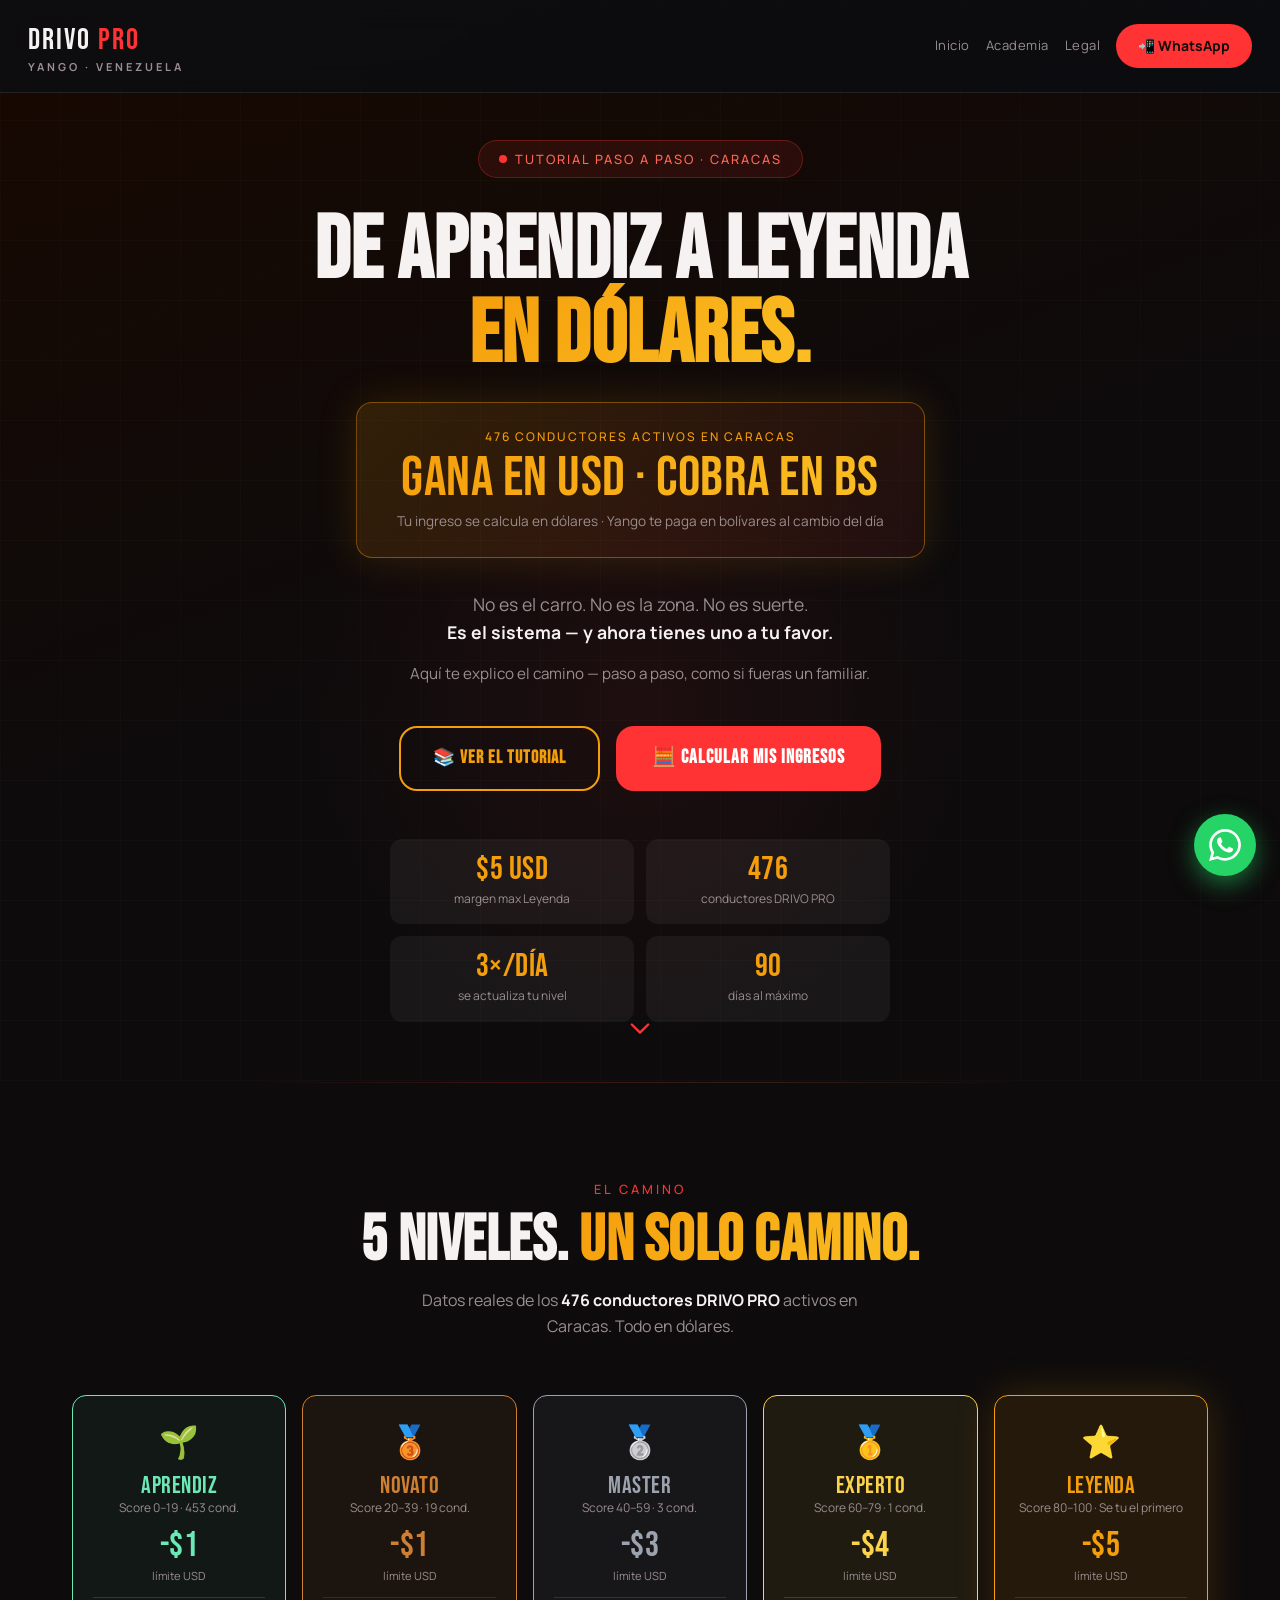
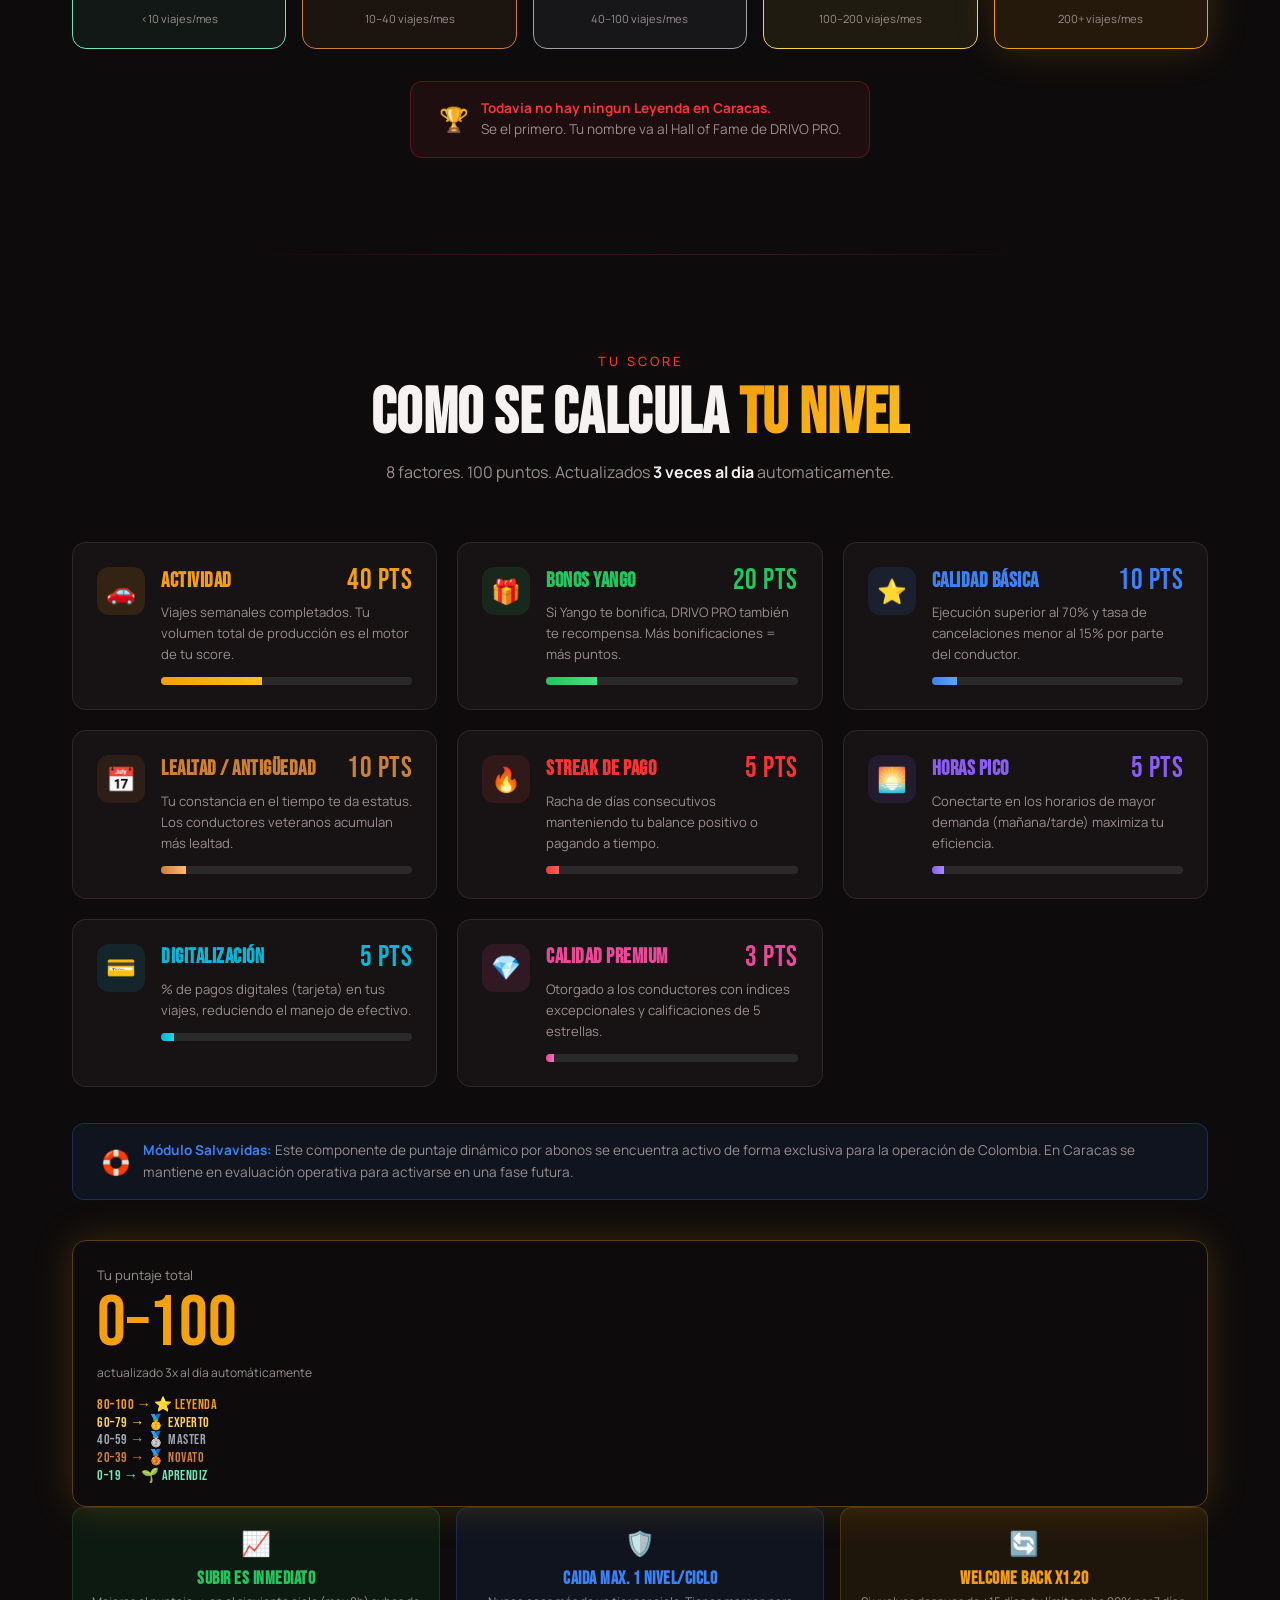
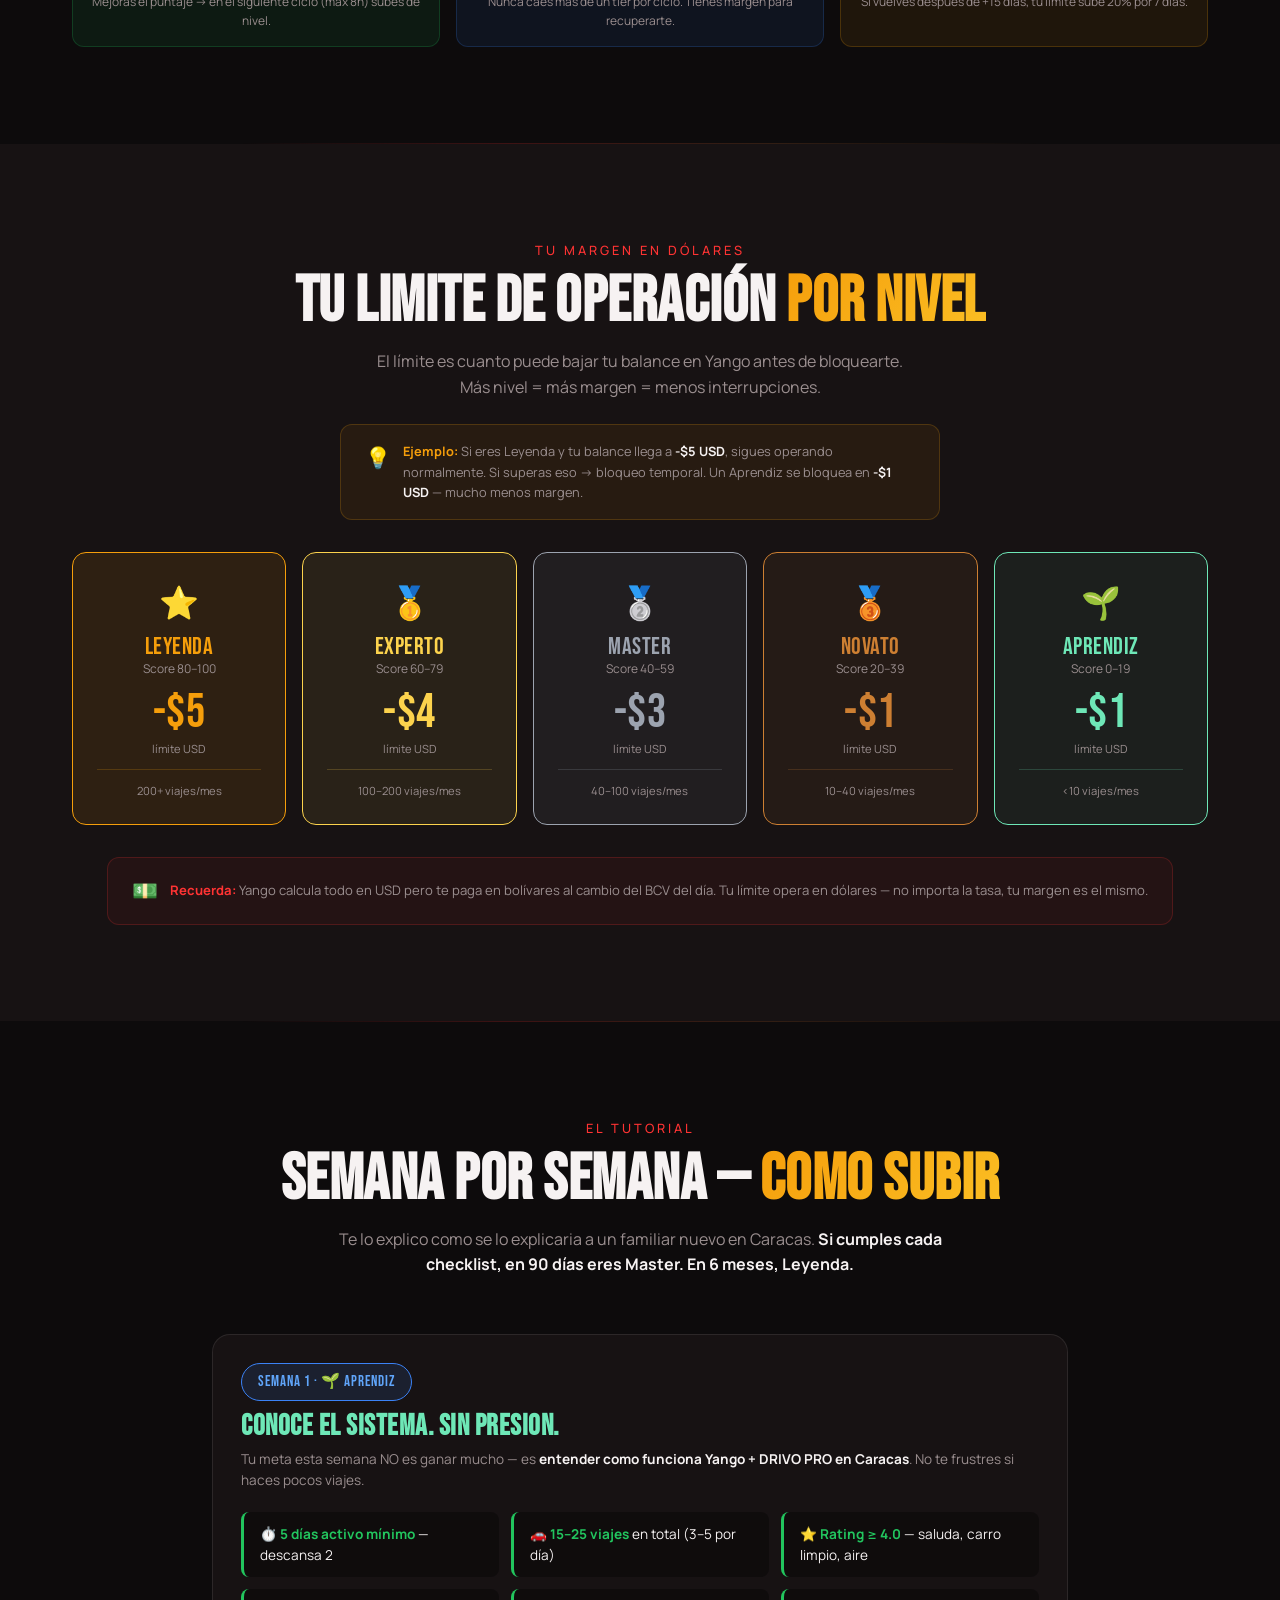
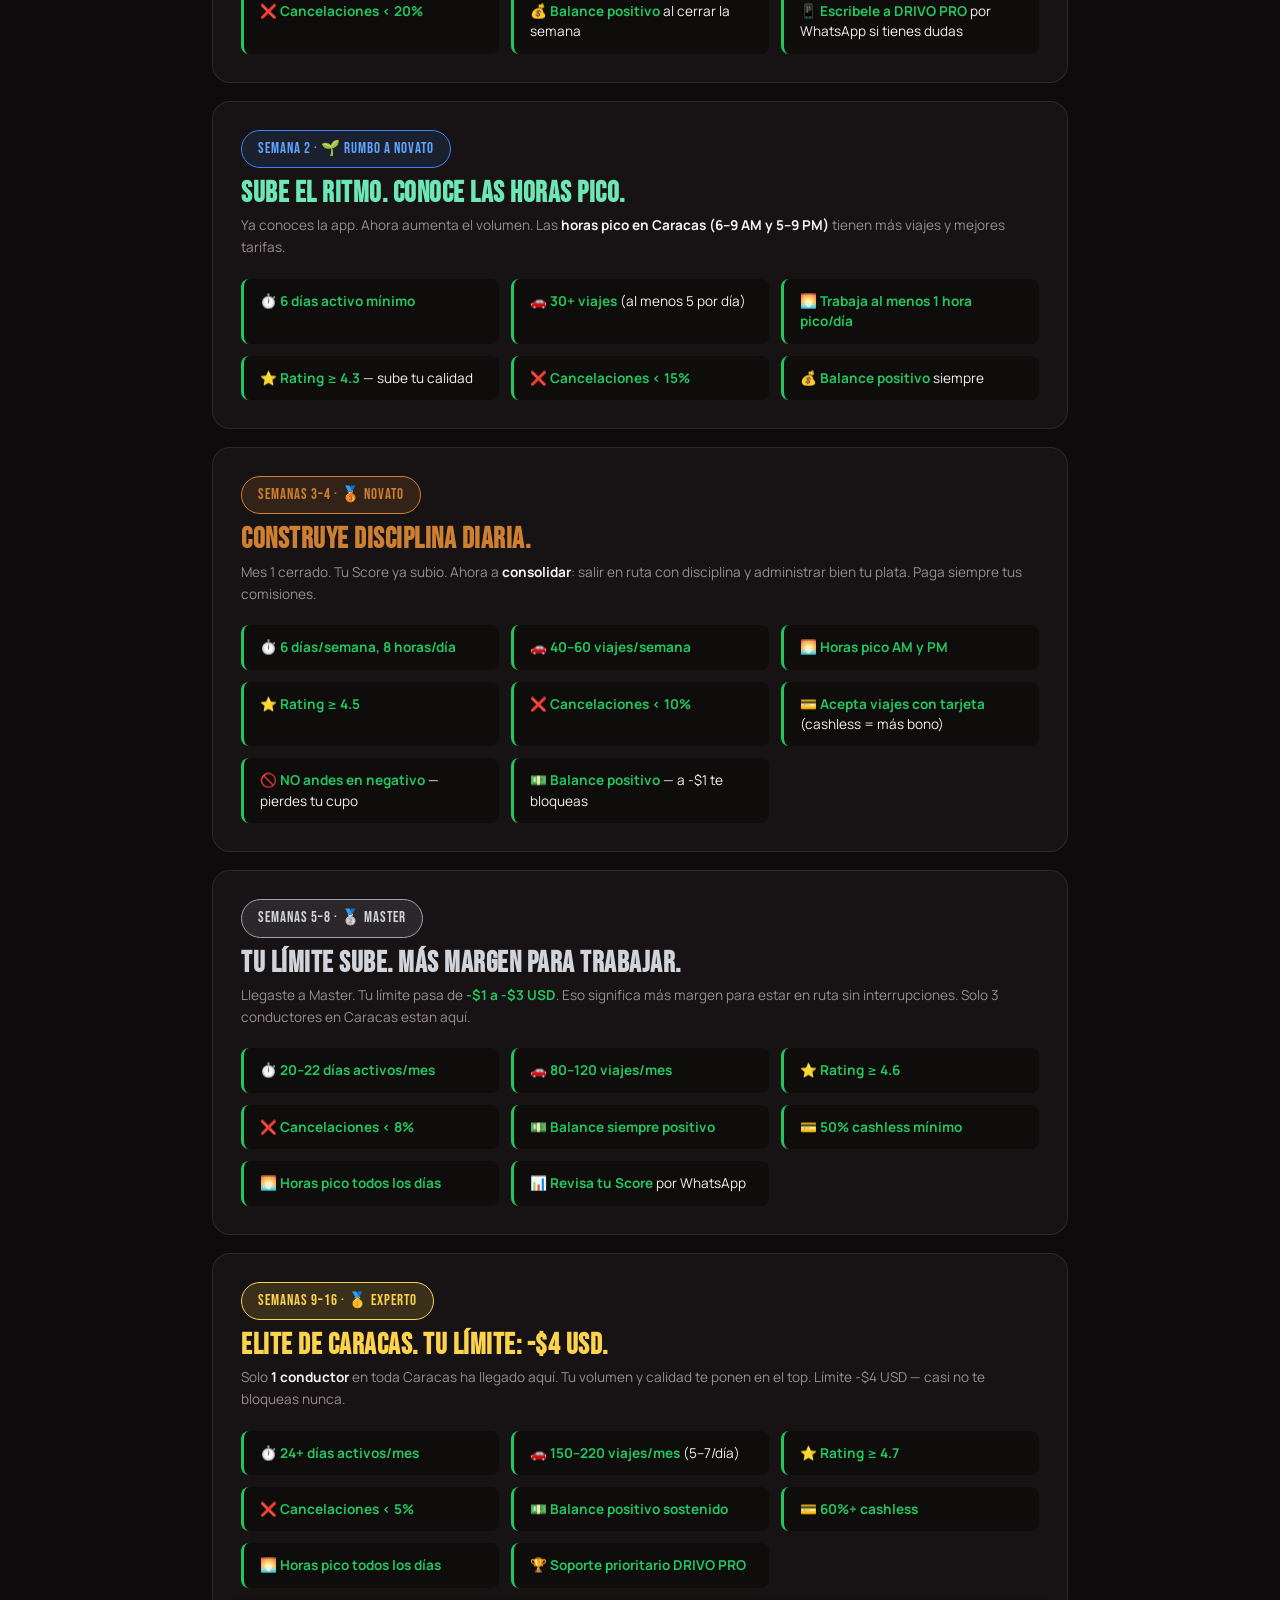
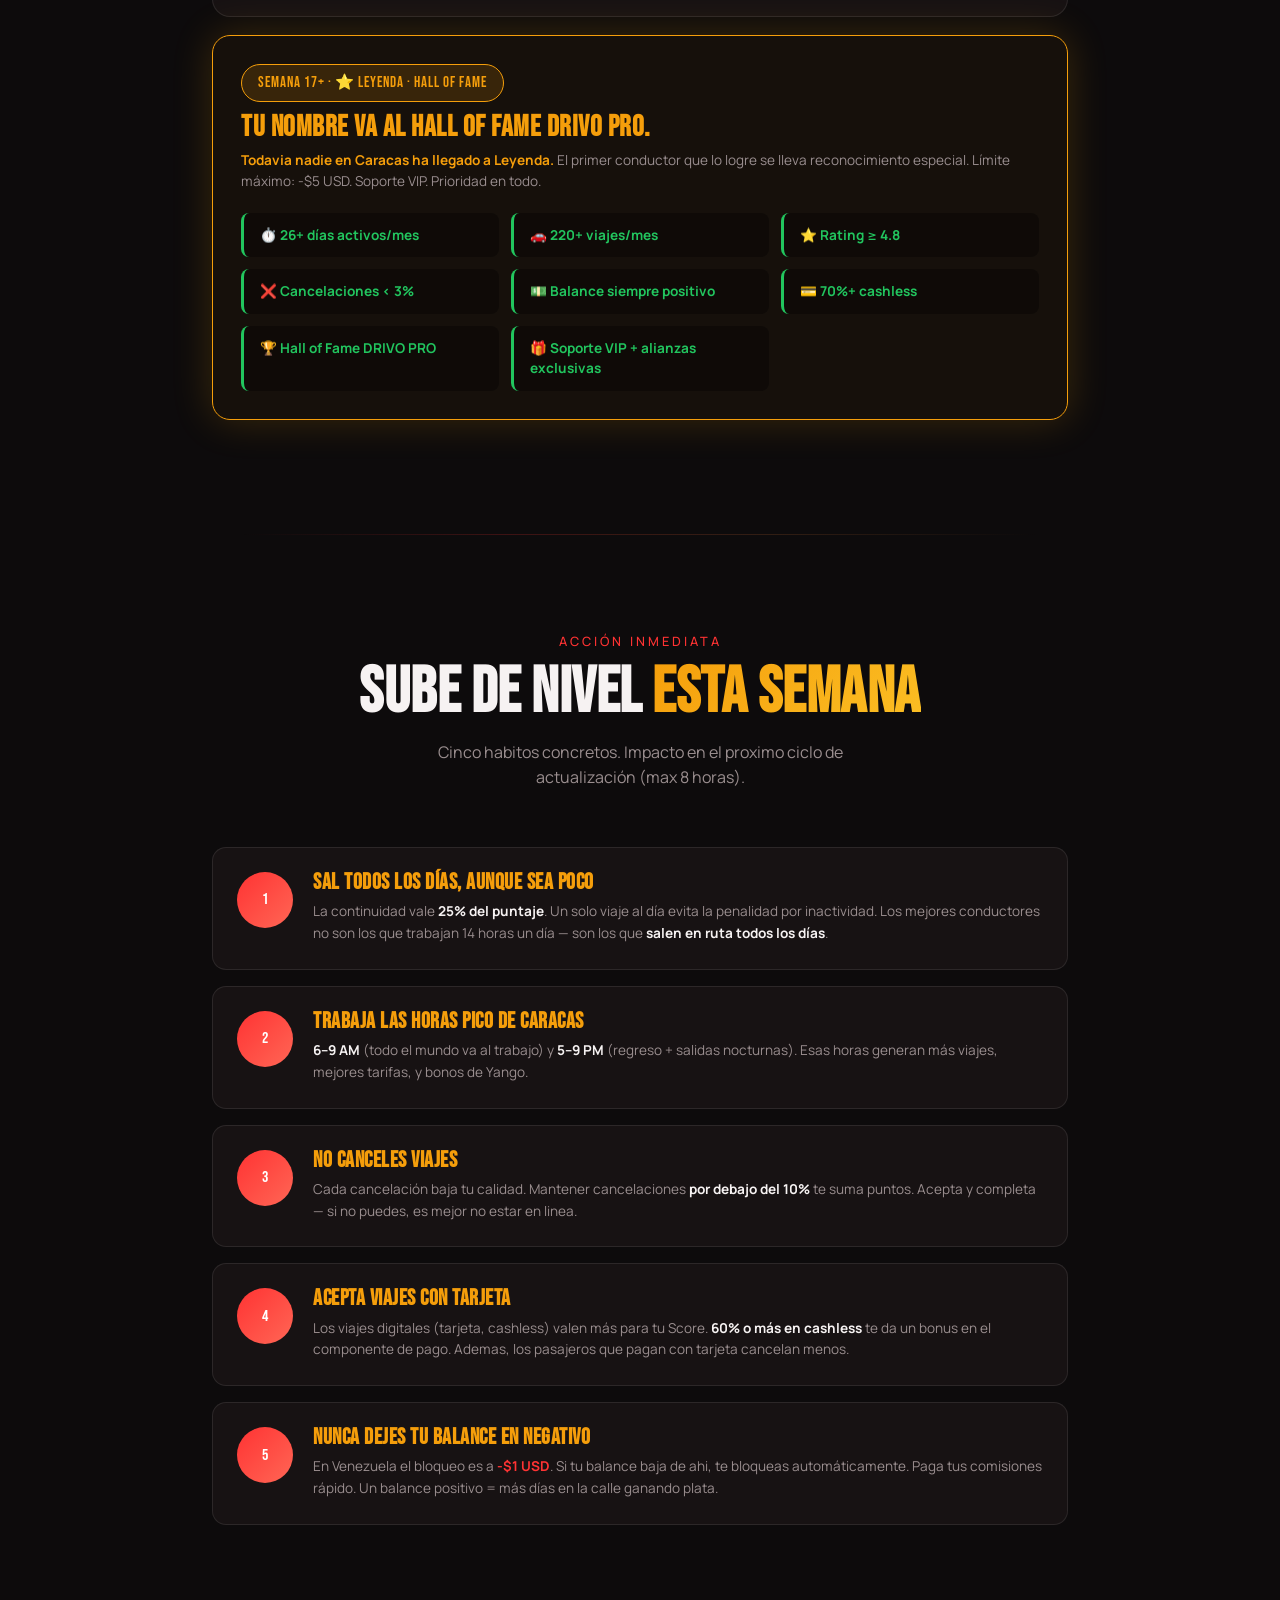
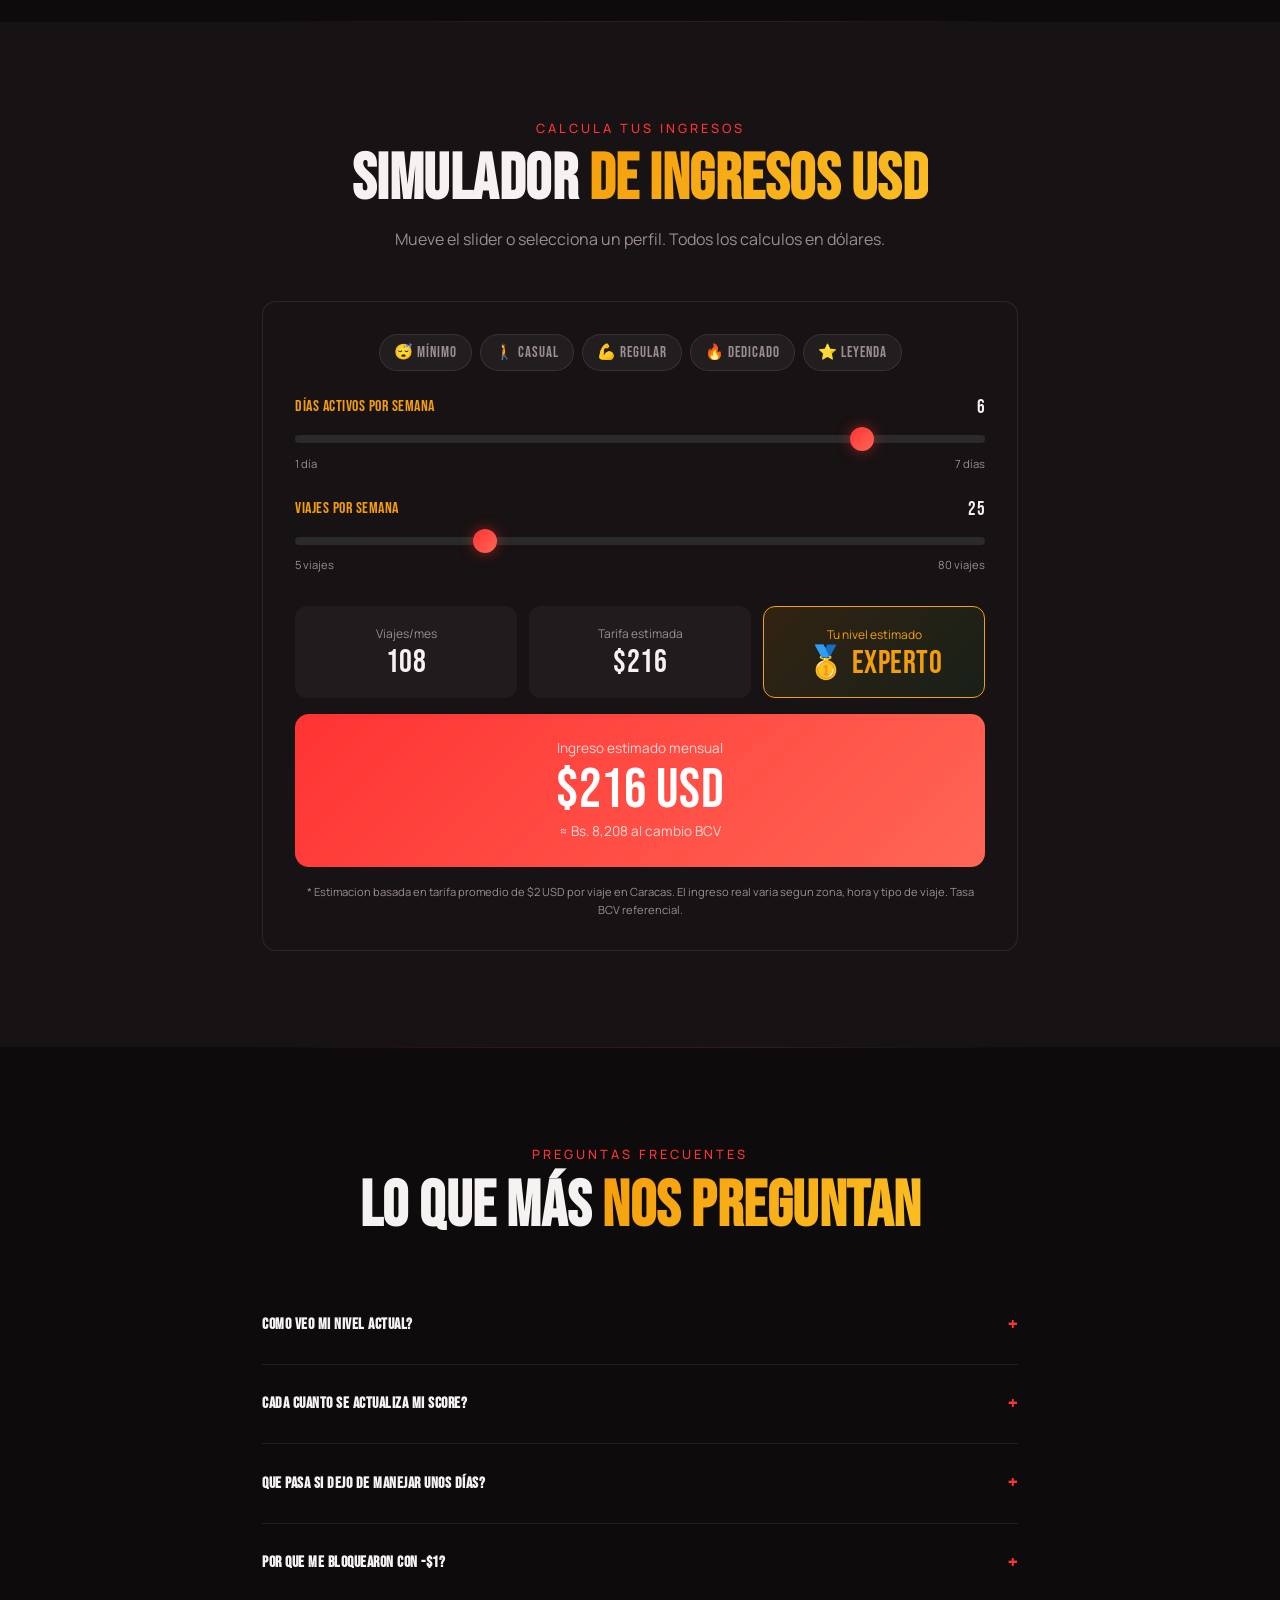
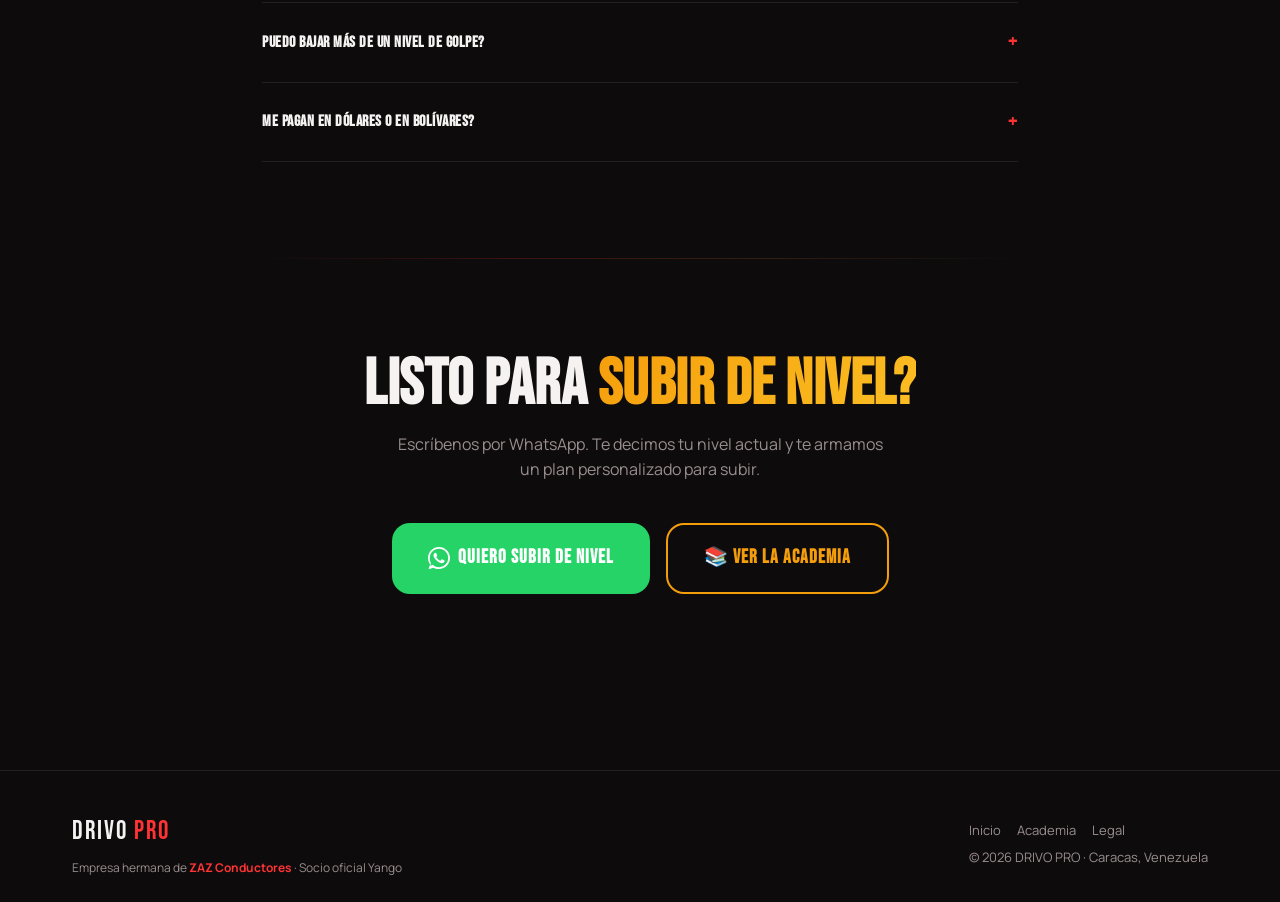
<file: roadmap.html>
<!DOCTYPE html>
<html lang="es-VE">
<head>
<meta charset="UTF-8">
<meta name="viewport" content="width=device-width, initial-scale=1.0">
<title>Tu Nivel DRIVO PRO — De Aprendiz a Leyenda | DRIVO PRO Caracas</title>
<meta name="description" content="Tu hoja de ruta paso a paso de Aprendiz a Leyenda. Tutorial semana por semana con metas concretas para maximizar tus ingresos en dólares manejando con Yango en Caracas.">
<meta name="keywords" content="nivel drivo pro, roadmap conductor yango caracas, tutorial conductor venezuela, ganar más dólares yango, tier leyenda drivo">
<meta name="robots" content="index, follow">
<meta name="author" content="DRIVO PRO">

<meta name="apple-mobile-web-app-capable" content="yes">
<meta name="apple-mobile-web-app-status-bar-style" content="black-translucent">
<meta name="theme-color" content="#0D0B0C">

<meta property="og:type" content="website">
<meta property="og:site_name" content="DRIVO PRO">
<meta property="og:title" content="De Aprendiz a Leyenda — El Roadmap del Conductor DRIVO PRO">
<meta property="og:description" content="Tutorial paso a paso. Semana por semana. Las metas concretas que llevan al conductor de $0 a Leyenda manejando con Yango en Caracas.">
<meta property="og:locale" content="es_VE">

<!-- Google Tag Manager -->
<script>(function(w,d,s,l,i){w[l]=w[l]||[];w[l].push({'gtm.start':
new Date().getTime(),event:'gtm.js'});var f=d.getElementsByTagName(s)[0],
j=d.createElement(s),dl=l!='dataLayer'?'&l='+l:'';j.async=true;j.src=
'https://www.googletagmanager.com/gtm.js?id='+i+dl;f.parentNode.insertBefore(j,f);
})(window,document,'script','dataLayer','GTM-XXXXXXX');</script>

<!-- Meta Pixel -->
<script>
!function(f,b,e,v,n,t,s){if(f.fbq)return;n=f.fbq=function(){n.callMethod?
n.callMethod.apply(n,arguments):n.queue.push(arguments)};if(!f._fbq)f._fbq=n;
n.push=n;n.loaded=!0;n.version='2.0';n.queue=[];t=b.createElement(e);t.async=!0;
t.src=v;s=b.getElementsByTagName(e)[0];s.parentNode.insertBefore(t,s)}(window,
document,'script','https://connect.facebook.net/en_US/fbevents.js');
fbq('init', 'PIXEL_ID_VE');
fbq('track', 'PageView');
</script>

<link rel="canonical" href="https://richycorre.github.io/drivo-pro/roadmap.html">
<link rel="preconnect" href="https://fonts.googleapis.com">
<link rel="preconnect" href="https://fonts.gstatic.com" crossorigin>
<link href="https://fonts.googleapis.com/css2?family=Bebas+Neue&family=Manrope:wght@400;500;600;700&display=swap" rel="stylesheet">
<link rel="stylesheet" href="design-system.css">

<script type="application/ld+json">
{
  "@context": "https://schema.org",
  "@type": "Article",
  "headline": "De Aprendiz a Leyenda — El Roadmap del Conductor DRIVO PRO",
  "description": "Tutorial semana por semana con metas concretas para maximizar tus ingresos en dólares manejando con Yango en Caracas.",
  "author": {"@type": "Organization", "name": "DRIVO PRO"},
  "publisher": {"@type": "Organization", "name": "DRIVO PRO"}
}
</script>

<style>
/* ── Page-specific: roadmap.html ── */
.grad-hero{background:linear-gradient(160deg,#180800 0%,#0D0B0C 55%)}
.glow-amber{box-shadow:0 0 40px rgba(245,158,11,.20)}

/* ── Tiers ── */
.tier-leyenda{--tc:#F59E0B;--tb:rgba(245,158,11,.10)}
.tier-experto{--tc:#FCD34D;--tb:rgba(252,211,77,.08)}
.tier-master{--tc:#9CA3AF;--tb:rgba(156,163,175,.08)}
.tier-novato{--tc:#CD7F32;--tb:rgba(205,127,50,.08)}
.tier-aprendiz{--tc:#6EE7B7;--tb:rgba(110,231,183,.06)}
.tier-card{background:var(--tb);border:1px solid var(--tc);border-radius:14px;transition:transform .2s,box-shadow .2s}
.tier-card:hover{transform:translateY(-5px);box-shadow:0 12px 40px rgba(0,0,0,.5)}
.tier-name{color:var(--tc)}

/* ── Page buttons override ── */
.btn-red{font-family:'Bebas Neue',sans-serif;font-size:1.2rem;letter-spacing:1px;border-radius:var(--radius)}
.btn-gold{font-family:'Bebas Neue',sans-serif;font-size:1.1rem;letter-spacing:1px;border-radius:var(--radius);background:transparent;border:2px solid var(--dorado);color:var(--dorado);box-shadow:none}
.btn-gold:hover{background:rgba(245,158,11,.1)}
.btn-wa{font-family:'Bebas Neue',sans-serif;font-size:1.1rem;letter-spacing:1px;border-radius:var(--radius)}

/* ── Week timeline ── */
.week-card{background:var(--obsidiana-2);border:1px solid var(--gris-line);border-radius:var(--radius);padding:28px;margin-bottom:18px;transition:border-color .2s,transform .2s;position:relative}
.week-card:hover{border-color:var(--dorado);transform:translateY(-3px)}
.week-pill{display:inline-flex;align-items:center;gap:8px;background:rgba(59,130,246,.12);border:1px solid var(--azul);color:#60A5FA;padding:6px 16px;border-radius:999px;font-family:'Bebas Neue',sans-serif;font-size:.95rem;letter-spacing:1px;margin-bottom:12px}
.check-item{background:rgba(0,0,0,.35);border-left:3px solid var(--verde);border-radius:8px;padding:12px 16px;font-size:.85rem;line-height:1.5}
.check-item strong{color:var(--verde)}

/* ── FAQ override ── */
.faq-item.open .faq-a{max-height:500px;padding-bottom:20px}

/* ── Simulator ── */
.slider{width:100%;height:8px;border-radius:8px;background:#2A2A2A;outline:none;-webkit-appearance:none;appearance:none}
.slider::-webkit-slider-thumb{-webkit-appearance:none;width:24px;height:24px;border-radius:50%;background:linear-gradient(135deg,#FF3333,#FF6655);cursor:pointer;box-shadow:0 0 14px rgba(255,51,51,.5)}
.slider::-moz-range-thumb{width:24px;height:24px;border-radius:50%;background:linear-gradient(135deg,#FF3333,#FF6655);cursor:pointer;border:none}
.preset-btn{background:rgba(255,255,255,.05);border:1px solid var(--gris-line);color:var(--gris);padding:8px 14px;border-radius:20px;font-family:'Bebas Neue',sans-serif;font-size:.95rem;letter-spacing:1px;cursor:pointer;transition:all .2s}
.preset-btn:hover{background:rgba(255,51,51,.15);border-color:var(--rojo);color:var(--rojo)}
.preset-btn.active{background:linear-gradient(135deg,#FF3333,#FF6655);color:#fff;border-color:transparent}
.result-card{background:rgba(255,255,255,.04);border-radius:12px;padding:18px;text-align:center}
.result-card.highlight{background:linear-gradient(135deg,rgba(245,158,11,.12),rgba(34,197,94,.08));border:1px solid var(--dorado)}
.result-total{background:linear-gradient(135deg,var(--rojo),#FF6655);color:#fff;border-radius:14px;padding:24px;text-align:center}


/* ── Mobile ── */
@media(max-width:640px){
  .hero-h1{font-size:2.4rem!important}
  .week-card{padding:20px}
  .nav-links{display:none}
  .btn-red,.btn-gold,.btn-wa{width:100%;justify-content:center}
}
</style>
</head>

<body>

<!-- NAV -->
<nav>
  <a href="index.html" class="logo">DRIVO<span> PRO</span><small>YANGO &middot; VENEZUELA</small></a>
  <div style="display:flex;gap:16px;align-items:center">
    <a href="index.html" class="nav-link hide-mobile">Inicio</a>
    <a href="academia.html" class="nav-link hide-mobile">Academia</a>
    <a href="legal.html" class="nav-link hide-mobile">Legal</a>
    <a href="https://wa.me/584223748677?text=Hola%20DRIVO%20PRO%2C%20quiero%20manejar%20con%20Yango" rel="noopener noreferrer" class="nav-cta">&#x1F4F2; WhatsApp</a>
  </div>
</nav>

<!-- ════════════════════════════════════════════════════════
     HERO
═════════════════════════════════════════════════════════ -->
<section class="grad-hero" style="min-height:88vh;display:flex;flex-direction:column;justify-content:center;padding-top:80px">

  <div style="position:absolute;inset:0;pointer-events:none">
    <div style="position:absolute;top:33%;left:50%;transform:translateX(-50%);width:700px;height:700px;border-radius:50%;background:radial-gradient(circle,rgba(255,51,51,.07) 0%,transparent 70%)"></div>
    <div style="position:absolute;inset:0;background-image:linear-gradient(rgba(255,255,255,.015) 1px,transparent 1px),linear-gradient(90deg,rgba(255,255,255,.015) 1px,transparent 1px);background-size:60px 60px"></div>
  </div>

  <div class="container" style="position:relative;text-align:center;padding:60px 22px">

    <div class="reveal" style="display:inline-flex;align-items:center;gap:8px;background:rgba(255,51,51,.1);border:1px solid rgba(255,51,51,.3);border-radius:999px;padding:8px 20px;margin-bottom:32px">
      <span style="width:8px;height:8px;border-radius:50%;background:#FF3333;animation:pulse 2s infinite"></span>
      <span style="font-size:.8rem;color:#FF6655;letter-spacing:2px;text-transform:uppercase;font-weight:500">Tutorial paso a paso · Caracas</span>
    </div>

    <h1 class="hero-h1 bebas reveal" style="font-size:clamp(2.4rem,7vw,5.5rem);margin-bottom:24px">
      DE APRENDIZ A LEYENDA<br>
      <span class="grad-gold">EN DÓLARES.</span>
    </h1>

    <div class="reveal" style="margin-bottom:32px;transition-delay:.08s">
      <div style="display:inline-flex;flex-direction:column;align-items:center;gap:6px;border-radius:16px;padding:24px 40px;background:linear-gradient(135deg,rgba(245,158,11,.15),rgba(255,51,51,.08));border:1px solid rgba(245,158,11,.4);box-shadow:0 0 40px rgba(245,158,11,.15)">
        <span style="font-size:.75rem;color:#F59E0B;letter-spacing:2px;text-transform:uppercase;font-weight:500">476 conductores activos en Caracas</span>
        <span class="bebas grad-gold" style="font-size:3.5rem">GANA EN USD · COBRA EN Bs</span>
        <span style="font-size:.85rem;color:var(--gris)">Tu ingreso se calcula en dólares · Yango te paga en bolívares al cambio del día</span>
      </div>
    </div>

    <p style="font-size:1.1rem;color:var(--gris);max-width:600px;margin:0 auto 16px" class="reveal" style="transition-delay:.1s">
      No es el carro. No es la zona. No es suerte.<br>
      <strong style="color:var(--blanco)">Es el sistema — y ahora tienes uno a tu favor.</strong>
    </p>
    <p style="font-size:.95rem;color:var(--gris);max-width:500px;margin:0 auto 40px" class="reveal" style="transition-delay:.18s">
      Aquí te explico el camino — paso a paso, como si fueras un familiar.
    </p>

    <div class="reveal" style="display:flex;flex-wrap:wrap;gap:16px;justify-content:center;margin-bottom:48px;transition-delay:.32s">
      <a href="#tutorial" class="btn-gold">📚 Ver el tutorial</a>
      <a href="#simulador" class="btn-red">🧮 Calcular mis ingresos</a>
    </div>

    <div class="reveal" style="display:grid;grid-template-columns:repeat(2,1fr);gap:12px;max-width:500px;margin:0 auto;transition-delay:.4s">
      <div style="background:rgba(255,255,255,.05);border-radius:12px;padding:16px;text-align:center">
        <div class="bebas" style="font-size:2rem;color:var(--dorado)">$5 USD</div>
        <div style="font-size:.75rem;color:var(--gris);margin-top:4px">margen max Leyenda</div>
      </div>
      <div style="background:rgba(255,255,255,.05);border-radius:12px;padding:16px;text-align:center">
        <div class="bebas" style="font-size:2rem;color:var(--dorado)">476</div>
        <div style="font-size:.75rem;color:var(--gris);margin-top:4px">conductores DRIVO PRO</div>
      </div>
      <div style="background:rgba(255,255,255,.05);border-radius:12px;padding:16px;text-align:center">
        <div class="bebas" style="font-size:2rem;color:var(--dorado)">3×/día</div>
        <div style="font-size:.75rem;color:var(--gris);margin-top:4px">se actualiza tu nivel</div>
      </div>
      <div style="background:rgba(255,255,255,.05);border-radius:12px;padding:16px;text-align:center">
        <div class="bebas" style="font-size:2rem;color:var(--dorado)">90</div>
        <div style="font-size:.75rem;color:var(--gris);margin-top:4px">días al máximo</div>
      </div>
    </div>
  </div>

  <div style="position:absolute;bottom:32px;left:50%;transform:translateX(-50%);animation:bounce 2s infinite">
    <svg width="28" height="28" fill="none" viewBox="0 0 24 24" stroke="#FF3333" stroke-width="2"><path stroke-linecap="round" stroke-linejoin="round" d="M19 9l-7 7-7-7"/></svg>
  </div>
</section>

<div class="divider"></div>

<!-- ════════════════════════════════════════════════════════
     5 NIVELES
═════════════════════════════════════════════════════════ -->
<section id="niveles" style="padding:96px 0">
  <div class="container">
    <div style="text-align:center;margin-bottom:56px" class="reveal">
      <p style="font-size:.8rem;color:var(--rojo);letter-spacing:3px;text-transform:uppercase;font-weight:500;margin-bottom:12px">El camino</p>
      <h2 class="bebas" style="font-size:clamp(2.5rem,5vw,4rem);margin-bottom:16px">5 NIVELES. <span class="grad-gold">UN SOLO CAMINO.</span></h2>
      <p style="color:var(--gris);max-width:500px;margin:0 auto">
        Datos reales de los <strong style="color:var(--blanco)">476 conductores DRIVO PRO</strong> activos en Caracas. Todo en dólares.
      </p>
    </div>

    <div style="display:grid;grid-template-columns:repeat(auto-fit,minmax(180px,1fr));gap:16px">
      <div class="tier-card tier-aprendiz reveal" style="padding:20px;text-align:center">
        <div style="font-size:2rem;margin-bottom:8px">🌱</div>
        <div class="tier-name bebas" style="font-size:1.5rem">Aprendiz</div>
        <div style="font-size:.75rem;color:var(--gris);margin-bottom:12px">Score 0–19 · 453 cond.</div>
        <div class="tier-name bebas" style="font-size:2.2rem">-$1</div>
        <div style="font-size:.7rem;color:var(--gris);margin-top:4px">límite USD</div>
        <div style="margin-top:12px;padding-top:12px;border-top:1px solid rgba(110,231,183,.2);font-size:.7rem;color:var(--gris)">&lt;10 viajes/mes</div>
      </div>
      <div class="tier-card tier-novato reveal" style="padding:20px;text-align:center;transition-delay:.08s">
        <div style="font-size:2rem;margin-bottom:8px">🥉</div>
        <div class="tier-name bebas" style="font-size:1.5rem">Novato</div>
        <div style="font-size:.75rem;color:var(--gris);margin-bottom:12px">Score 20–39 · 19 cond.</div>
        <div class="tier-name bebas" style="font-size:2.2rem">-$1</div>
        <div style="font-size:.7rem;color:var(--gris);margin-top:4px">límite USD</div>
        <div style="margin-top:12px;padding-top:12px;border-top:1px solid rgba(205,127,50,.2);font-size:.7rem;color:var(--gris)">10–40 viajes/mes</div>
      </div>
      <div class="tier-card tier-master reveal" style="padding:20px;text-align:center;transition-delay:.16s">
        <div style="font-size:2rem;margin-bottom:8px">🥈</div>
        <div class="tier-name bebas" style="font-size:1.5rem">Master</div>
        <div style="font-size:.75rem;color:var(--gris);margin-bottom:12px">Score 40–59 · 3 cond.</div>
        <div class="tier-name bebas" style="font-size:2.2rem">-$3</div>
        <div style="font-size:.7rem;color:var(--gris);margin-top:4px">límite USD</div>
        <div style="margin-top:12px;padding-top:12px;border-top:1px solid rgba(156,163,175,.2);font-size:.7rem;color:var(--gris)">40–100 viajes/mes</div>
      </div>
      <div class="tier-card tier-experto reveal" style="padding:20px;text-align:center;transition-delay:.24s">
        <div style="font-size:2rem;margin-bottom:8px">🥇</div>
        <div class="tier-name bebas" style="font-size:1.5rem">Experto</div>
        <div style="font-size:.75rem;color:var(--gris);margin-bottom:12px">Score 60–79 · 1 cond.</div>
        <div class="tier-name bebas" style="font-size:2.2rem">-$4</div>
        <div style="font-size:.7rem;color:var(--gris);margin-top:4px">límite USD</div>
        <div style="margin-top:12px;padding-top:12px;border-top:1px solid rgba(252,211,77,.2);font-size:.7rem;color:var(--gris)">100–200 viajes/mes</div>
      </div>
      <div class="tier-card tier-leyenda reveal glow-amber" style="padding:20px;text-align:center;transition-delay:.32s">
        <div style="font-size:2rem;margin-bottom:8px">⭐</div>
        <div class="tier-name bebas" style="font-size:1.5rem">Leyenda</div>
        <div style="font-size:.75rem;color:var(--gris);margin-bottom:12px">Score 80–100 · Se tu el primero</div>
        <div class="tier-name bebas" style="font-size:2.2rem">-$5</div>
        <div style="font-size:.7rem;color:var(--gris);margin-top:4px">límite USD</div>
        <div style="margin-top:12px;padding-top:12px;border-top:1px solid rgba(245,158,11,.2);font-size:.7rem;color:var(--gris)">200+ viajes/mes</div>
      </div>
    </div>

    <div style="text-align:center;margin-top:32px" class="reveal">
      <div style="display:inline-flex;align-items:center;gap:12px;background:rgba(255,51,51,.08);border:1px solid rgba(255,51,51,.25);border-radius:12px;padding:16px 28px">
        <span style="font-size:1.5rem">🏆</span>
        <p style="font-size:.85rem;color:var(--gris);text-align:left">
          <strong style="color:var(--rojo)">Todavia no hay ningun Leyenda en Caracas.</strong><br>
          Se el primero. Tu nombre va al Hall of Fame de DRIVO PRO.
        </p>
      </div>
    </div>
  </div>
</section>

<div class="divider"></div>

<!-- COMO SE CALCULA TU NIVEL -->
<section style="padding:96px 0">
  <div class="container">
    <div style="text-align:center;margin-bottom:56px" class="reveal">
      <p style="font-size:.8rem;color:var(--rojo);letter-spacing:3px;text-transform:uppercase;font-weight:500;margin-bottom:12px">Tu Score</p>
      <h2 class="bebas" style="font-size:clamp(2.5rem,5vw,4rem);margin-bottom:16px">COMO SE CALCULA <span class="grad-gold">TU NIVEL</span></h2>
      <p style="color:var(--gris);max-width:550px;margin:0 auto">
        8 factores. 100 puntos. Actualizados <strong style="color:var(--blanco)">3 veces al dia</strong> automaticamente.
      </p>
    </div>

    <div style="display:grid;grid-template-columns:repeat(auto-fit,minmax(300px,1fr));gap:20px;margin-bottom:40px">

      <!-- 1. Actividad -->
      <div class="card reveal">
        <div style="display:flex;align-items:flex-start;gap:16px">
          <div style="width:48px;height:48px;border-radius:12px;display:flex;align-items:center;justify-content:center;font-size:1.5rem;background:rgba(245,158,11,.12);flex-shrink:0">🚗</div>
          <div style="flex:1">
            <div style="display:flex;justify-content:space-between;align-items:center;margin-bottom:8px">
              <h3 class="bebas" style="font-size:1.3rem;color:var(--dorado)">Actividad</h3>
              <span class="bebas" style="font-size:1.8rem;color:var(--dorado)">40 pts</span>
            </div>
            <p style="font-size:.82rem;color:var(--gris);margin-bottom:12px">Viajes semanales completados. Tu volumen total de producción es el motor de tu score.</p>
            <div style="height:8px;background:#2A2A2A;border-radius:4px;overflow:hidden"><div style="width:40%;height:100%;background:linear-gradient(90deg,#F59E0B,#FBBF24)"></div></div>
          </div>
        </div>
      </div>

      <!-- 2. Bonos Yango -->
      <div class="card reveal" style="transition-delay:.08s">
        <div style="display:flex;align-items:flex-start;gap:16px">
          <div style="width:48px;height:48px;border-radius:12px;display:flex;align-items:center;justify-content:center;font-size:1.5rem;background:rgba(34,197,94,.12);flex-shrink:0">🎁</div>
          <div style="flex:1">
            <div style="display:flex;justify-content:space-between;align-items:center;margin-bottom:8px">
              <h3 class="bebas" style="font-size:1.3rem;color:var(--verde)">Bonos Yango</h3>
              <span class="bebas" style="font-size:1.8rem;color:var(--verde)">20 pts</span>
            </div>
            <p style="font-size:.82rem;color:var(--gris);margin-bottom:12px">Si Yango te bonifica, DRIVO PRO también te recompensa. Más bonificaciones = más puntos.</p>
            <div style="height:8px;background:#2A2A2A;border-radius:4px;overflow:hidden"><div style="width:20%;height:100%;background:linear-gradient(90deg,#22C55E,#4ADE80)"></div></div>
          </div>
        </div>
      </div>

      <!-- 3. Calidad Básica -->
      <div class="card reveal" style="transition-delay:.16s">
        <div style="display:flex;align-items:flex-start;gap:16px">
          <div style="width:48px;height:48px;border-radius:12px;display:flex;align-items:center;justify-content:center;font-size:1.5rem;background:rgba(59,130,246,.12);flex-shrink:0">⭐</div>
          <div style="flex:1">
            <div style="display:flex;justify-content:space-between;align-items:center;margin-bottom:8px">
              <h3 class="bebas" style="font-size:1.3rem;color:var(--azul)">Calidad Básica</h3>
              <span class="bebas" style="font-size:1.8rem;color:var(--azul)">10 pts</span>
            </div>
            <p style="font-size:.82rem;color:var(--gris);margin-bottom:12px">Ejecución superior al 70% y tasa de cancelaciones menor al 15% por parte del conductor.</p>
            <div style="height:8px;background:#2A2A2A;border-radius:4px;overflow:hidden"><div style="width:10%;height:100%;background:linear-gradient(90deg,#3B82F6,#60A5FA)"></div></div>
          </div>
        </div>
      </div>

      <!-- 4. Lealtad / Antigüedad -->
      <div class="card reveal" style="transition-delay:.24s">
        <div style="display:flex;align-items:flex-start;gap:16px">
          <div style="width:48px;height:48px;border-radius:12px;display:flex;align-items:center;justify-content:center;font-size:1.5rem;background:rgba(205,127,50,.12);flex-shrink:0">📅</div>
          <div style="flex:1">
            <div style="display:flex;justify-content:space-between;align-items:center;margin-bottom:8px">
              <h3 class="bebas" style="font-size:1.3rem;color:#CD7F32">Lealtad / Antigüedad</h3>
              <span class="bebas" style="font-size:1.8rem;color:#CD7F32">10 pts</span>
            </div>
            <p style="font-size:.82rem;color:var(--gris);margin-bottom:12px">Tu constancia en el tiempo te da estatus. Los conductores veteranos acumulan más lealtad.</p>
            <div style="height:8px;background:#2A2A2A;border-radius:4px;overflow:hidden"><div style="width:10%;height:100%;background:linear-gradient(90deg,#CD7F32,#FDBA74)"></div></div>
          </div>
        </div>
      </div>

      <!-- 5. Streak de Pago -->
      <div class="card reveal" style="transition-delay:.32s">
        <div style="display:flex;align-items:flex-start;gap:16px">
          <div style="width:48px;height:48px;border-radius:12px;display:flex;align-items:center;justify-content:center;font-size:1.5rem;background:rgba(239,68,68,.12);flex-shrink:0">🔥</div>
          <div style="flex:1">
            <div style="display:flex;justify-content:space-between;align-items:center;margin-bottom:8px">
              <h3 class="bebas" style="font-size:1.3rem;color:var(--rojo)">Streak de Pago</h3>
              <span class="bebas" style="font-size:1.8rem;color:var(--rojo)">5 pts</span>
            </div>
            <p style="font-size:.82rem;color:var(--gris);margin-bottom:12px">Racha de días consecutivos manteniendo tu balance positivo o pagando a tiempo.</p>
            <div style="height:8px;background:#2A2A2A;border-radius:4px;overflow:hidden"><div style="width:5%;height:100%;background:linear-gradient(90deg,#FF3333,#FF6655)"></div></div>
          </div>
        </div>
      </div>

      <!-- 6. Horas Pico -->
      <div class="card reveal" style="transition-delay:.40s">
        <div style="display:flex;align-items:flex-start;gap:16px">
          <div style="width:48px;height:48px;border-radius:12px;display:flex;align-items:center;justify-content:center;font-size:1.5rem;background:rgba(139,92,246,.12);flex-shrink:0">🌅</div>
          <div style="flex:1">
            <div style="display:flex;justify-content:space-between;align-items:center;margin-bottom:8px">
              <h3 class="bebas" style="font-size:1.3rem;color:#8B5CF6">Horas Pico</h3>
              <span class="bebas" style="font-size:1.8rem;color:#8B5CF6">5 pts</span>
            </div>
            <p style="font-size:.82rem;color:var(--gris);margin-bottom:12px">Conectarte en los horarios de mayor demanda (mañana/tarde) maximiza tu eficiencia.</p>
            <div style="height:8px;background:#2A2A2A;border-radius:4px;overflow:hidden"><div style="width:5%;height:100%;background:linear-gradient(90deg,#8B5CF6,#A78BFA)"></div></div>
          </div>
        </div>
      </div>

      <!-- 7. Digitalización -->
      <div class="card reveal" style="transition-delay:.48s">
        <div style="display:flex;align-items:flex-start;gap:16px">
          <div style="width:48px;height:48px;border-radius:12px;display:flex;align-items:center;justify-content:center;font-size:1.5rem;background:rgba(6,182,212,.12);flex-shrink:0">💳</div>
          <div style="flex:1">
            <div style="display:flex;justify-content:space-between;align-items:center;margin-bottom:8px">
              <h3 class="bebas" style="font-size:1.3rem;color:#06B6D4">Digitalización</h3>
              <span class="bebas" style="font-size:1.8rem;color:#06B6D4">5 pts</span>
            </div>
            <p style="font-size:.82rem;color:var(--gris);margin-bottom:12px">% de pagos digitales (tarjeta) en tus viajes, reduciendo el manejo de efectivo.</p>
            <div style="height:8px;background:#2A2A2A;border-radius:4px;overflow:hidden"><div style="width:5%;height:100%;background:linear-gradient(90deg,#06B6D4,#22D3EE)"></div></div>
          </div>
        </div>
      </div>

      <!-- 8. Calidad Premium -->
      <div class="card reveal" style="transition-delay:.56s">
        <div style="display:flex;align-items:flex-start;gap:16px">
          <div style="width:48px;height:48px;border-radius:12px;display:flex;align-items:center;justify-content:center;font-size:1.5rem;background:rgba(236,72,153,.12);flex-shrink:0">💎</div>
          <div style="flex:1">
            <div style="display:flex;justify-content:space-between;align-items:center;margin-bottom:8px">
              <h3 class="bebas" style="font-size:1.3rem;color:#EC4899">Calidad Premium</h3>
              <span class="bebas" style="font-size:1.8rem;color:#EC4899">3 pts</span>
            </div>
            <p style="font-size:.82rem;color:var(--gris);margin-bottom:12px">Otorgado a los conductores con índices excepcionales y calificaciones de 5 estrellas.</p>
            <div style="height:8px;background:#2A2A2A;border-radius:4px;overflow:hidden"><div style="width:3%;height:100%;background:linear-gradient(90deg,#EC4899,#F472B6)"></div></div>
          </div>
        </div>
      </div>

      <!-- Salvavidas Callout -->
      <div style="grid-column: 1 / -1; margin-top: 16px;" class="reveal">
        <div style="display:flex;align-items:center;gap:12px;background:rgba(59,130,246,.08);border:1px solid rgba(59,130,246,.25);border-radius:12px;padding:16px 28px">
          <span style="font-size:1.5rem">🛟</span>
          <p style="font-size:.85rem;color:var(--gris);text-align:left;margin:0">
            <strong style="color:var(--azul)">Módulo Salvavidas:</strong> Este componente de puntaje dinámico por abonos se encuentra activo de forma exclusiva para la operación de Colombia. En Caracas se mantiene en evaluación operativa para activarse en una fase futura.
          </p>
        </div>
      </div>
    </div>

      <!-- Score visual -->
      <div class="reveal glow-amber" style="transition-delay:.4s;border:1px solid rgba(245,158,11,.35);border-radius:14px;padding:24px;display:flex;flex-direction:column;justify-content:center">
        <p style="font-size:.82rem;color:var(--gris);margin-bottom:4px">Tu puntaje total</p>
        <div class="bebas grad-gold" style="font-size:4.5rem;margin-bottom:4px">0–100</div>
        <p style="font-size:.75rem;color:var(--gris);margin-bottom:16px">actualizado 3x al día automáticamente</p>
        <div style="display:flex;flex-direction:column;gap:4px">
          <div class="bebas" style="font-size:.9rem;color:#F59E0B">80–100 → ⭐ Leyenda</div>
          <div class="bebas" style="font-size:.9rem;color:#FCD34D">60–79 → 🥇 Experto</div>
          <div class="bebas" style="font-size:.9rem;color:#9CA3AF">40–59 → 🥈 Master</div>
          <div class="bebas" style="font-size:.9rem;color:#CD7F32">20–39 → 🥉 Novato</div>
          <div class="bebas" style="font-size:.9rem;color:#6EE7B7">0–19 → 🌱 Aprendiz</div>
        </div>
      </div>

    <!-- Garantias -->
    <div style="display:grid;grid-template-columns:repeat(auto-fit,minmax(220px,1fr));gap:16px" class="reveal">
      <div style="background:rgba(34,197,94,.08);border:1px solid rgba(34,197,94,.2);border-radius:12px;padding:16px;text-align:center">
        <div style="font-size:1.5rem;margin-bottom:8px">📈</div>
        <h4 class="bebas" style="font-size:1.1rem;color:var(--verde);margin-bottom:4px">Subir es inmediato</h4>
        <p style="font-size:.75rem;color:var(--gris)">Mejoras el puntaje → en el siguiente ciclo (max 8h) subes de nivel.</p>
      </div>
      <div style="background:rgba(59,130,246,.08);border:1px solid rgba(59,130,246,.2);border-radius:12px;padding:16px;text-align:center">
        <div style="font-size:1.5rem;margin-bottom:8px">🛡️</div>
        <h4 class="bebas" style="font-size:1.1rem;color:var(--azul);margin-bottom:4px">Caida max. 1 nivel/ciclo</h4>
        <p style="font-size:.75rem;color:var(--gris)">Nunca caes más de un tier por ciclo. Tienes margen para recuperarte.</p>
      </div>
      <div style="background:rgba(245,158,11,.08);border:1px solid rgba(245,158,11,.2);border-radius:12px;padding:16px;text-align:center">
        <div style="font-size:1.5rem;margin-bottom:8px">🔄</div>
        <h4 class="bebas" style="font-size:1.1rem;color:var(--dorado);margin-bottom:4px">Welcome Back x1.20</h4>
        <p style="font-size:.75rem;color:var(--gris)">Si vuelves despues de +15 días, tu límite sube 20% por 7 días.</p>
      </div>
    </div>
  </div>
</section>

<div class="divider"></div>

<!-- ════════════════════════════════════════════════════════
     LIMITES POR NIVEL — Solo GENERAL para VE
═════════════════════════════════════════════════════════ -->
<section style="padding:96px 0;background:var(--obsidiana-2)">
  <div class="container">
    <div style="text-align:center;margin-bottom:32px" class="reveal">
      <p style="font-size:.8rem;color:var(--rojo);letter-spacing:3px;text-transform:uppercase;font-weight:500;margin-bottom:12px">Tu margen en dólares</p>
      <h2 class="bebas" style="font-size:clamp(2.5rem,5vw,4rem);margin-bottom:16px">TU LIMITE DE OPERACIÓN <span class="grad-gold">POR NIVEL</span></h2>
      <p style="color:var(--gris);max-width:550px;margin:0 auto 24px">
        El límite es cuanto puede bajar tu balance en Yango antes de bloquearte. Más nivel = más margen = menos interrupciones.
      </p>
      <div style="display:inline-flex;gap:12px;align-items:flex-start;border-radius:12px;padding:16px 24px;text-align:left;max-width:600px;background:rgba(245,158,11,.07);border:1px solid rgba(245,158,11,.2)">
        <span style="font-size:1.3rem;flex-shrink:0">💡</span>
        <p style="font-size:.8rem;color:var(--gris)">
          <strong style="color:var(--dorado)">Ejemplo:</strong> Si eres Leyenda y tu balance llega a <strong style="color:var(--blanco)">-$5 USD</strong>, sigues operando normalmente. Si superas eso → bloqueo temporal. Un Aprendiz se bloquea en <strong style="color:var(--blanco)">-$1 USD</strong> — mucho menos margen.
        </p>
      </div>
    </div>

    <!-- Tabla visual de límites -->
    <div style="display:grid;grid-template-columns:repeat(auto-fit,minmax(180px,1fr));gap:16px" class="reveal">
      <div class="tier-card tier-leyenda" style="padding:24px;text-align:center">
        <div style="font-size:2rem;margin-bottom:8px">⭐</div>
        <div class="tier-name bebas" style="font-size:1.5rem">Leyenda</div>
        <div style="font-size:.75rem;color:var(--gris);margin-bottom:12px">Score 80–100</div>
        <div class="tier-name bebas" style="font-size:3rem">-$5</div>
        <div style="font-size:.7rem;color:var(--gris);margin-top:4px">límite USD</div>
        <div style="margin-top:12px;padding-top:12px;border-top:1px solid rgba(245,158,11,.2);font-size:.7rem;color:var(--gris)">200+ viajes/mes</div>
      </div>
      <div class="tier-card tier-experto" style="padding:24px;text-align:center">
        <div style="font-size:2rem;margin-bottom:8px">🥇</div>
        <div class="tier-name bebas" style="font-size:1.5rem">Experto</div>
        <div style="font-size:.75rem;color:var(--gris);margin-bottom:12px">Score 60–79</div>
        <div class="tier-name bebas" style="font-size:3rem">-$4</div>
        <div style="font-size:.7rem;color:var(--gris);margin-top:4px">límite USD</div>
        <div style="margin-top:12px;padding-top:12px;border-top:1px solid rgba(252,211,77,.2);font-size:.7rem;color:var(--gris)">100–200 viajes/mes</div>
      </div>
      <div class="tier-card tier-master" style="padding:24px;text-align:center">
        <div style="font-size:2rem;margin-bottom:8px">🥈</div>
        <div class="tier-name bebas" style="font-size:1.5rem">Master</div>
        <div style="font-size:.75rem;color:var(--gris);margin-bottom:12px">Score 40–59</div>
        <div class="tier-name bebas" style="font-size:3rem">-$3</div>
        <div style="font-size:.7rem;color:var(--gris);margin-top:4px">límite USD</div>
        <div style="margin-top:12px;padding-top:12px;border-top:1px solid rgba(156,163,175,.2);font-size:.7rem;color:var(--gris)">40–100 viajes/mes</div>
      </div>
      <div class="tier-card tier-novato" style="padding:24px;text-align:center">
        <div style="font-size:2rem;margin-bottom:8px">🥉</div>
        <div class="tier-name bebas" style="font-size:1.5rem">Novato</div>
        <div style="font-size:.75rem;color:var(--gris);margin-bottom:12px">Score 20–39</div>
        <div class="tier-name bebas" style="font-size:3rem">-$1</div>
        <div style="font-size:.7rem;color:var(--gris);margin-top:4px">límite USD</div>
        <div style="margin-top:12px;padding-top:12px;border-top:1px solid rgba(205,127,50,.2);font-size:.7rem;color:var(--gris)">10–40 viajes/mes</div>
      </div>
      <div class="tier-card tier-aprendiz" style="padding:24px;text-align:center">
        <div style="font-size:2rem;margin-bottom:8px">🌱</div>
        <div class="tier-name bebas" style="font-size:1.5rem">Aprendiz</div>
        <div style="font-size:.75rem;color:var(--gris);margin-bottom:12px">Score 0–19</div>
        <div class="tier-name bebas" style="font-size:3rem">-$1</div>
        <div style="font-size:.7rem;color:var(--gris);margin-top:4px">límite USD</div>
        <div style="margin-top:12px;padding-top:12px;border-top:1px solid rgba(110,231,183,.2);font-size:.7rem;color:var(--gris)">&lt;10 viajes/mes</div>
      </div>
    </div>

    <!-- Nota USD/Bs -->
    <div style="text-align:center;margin-top:32px" class="reveal">
      <div style="display:inline-flex;align-items:center;gap:12px;background:rgba(255,51,51,.06);border:1px solid rgba(255,51,51,.2);border-radius:12px;padding:16px 24px">
        <span style="font-size:1.3rem">💵</span>
        <p style="font-size:.82rem;color:var(--gris)">
          <strong style="color:var(--rojo)">Recuerda:</strong> Yango calcula todo en USD pero te paga en bolívares al cambio del BCV del día.
          Tu límite opera en dólares — no importa la tasa, tu margen es el mismo.
        </p>
      </div>
    </div>
  </div>
</section>

<div class="divider"></div>

<!-- ════════════════════════════════════════════════════════
     TUTORIAL SEMANA POR SEMANA
═════════════════════════════════════════════════════════ -->
<section id="tutorial" style="padding:96px 0">
  <div class="container" style="max-width:900px">
    <div style="text-align:center;margin-bottom:56px" class="reveal">
      <p style="font-size:.8rem;color:var(--rojo);letter-spacing:3px;text-transform:uppercase;font-weight:500;margin-bottom:12px">El tutorial</p>
      <h2 class="bebas" style="font-size:clamp(2.5rem,5vw,4rem);margin-bottom:16px">SEMANA POR SEMANA — <span class="grad-gold">COMO SUBIR</span></h2>
      <p style="color:var(--gris);max-width:650px;margin:0 auto">
        Te lo explico como se lo explicaria a un familiar nuevo en Caracas.
        <strong style="color:var(--blanco)">Si cumples cada checklist, en 90 días eres Master. En 6 meses, Leyenda.</strong>
      </p>
    </div>

    <!-- SEMANA 1 -->
    <div class="week-card reveal">
      <span class="week-pill">SEMANA 1 · 🌱 APRENDIZ</span>
      <h3 class="bebas" style="font-size:1.8rem;color:#6EE7B7;margin-bottom:8px">Conoce el sistema. Sin presion.</h3>
      <p style="font-size:.85rem;color:var(--gris);margin-bottom:20px">
        Tu meta esta semana NO es ganar mucho — es <strong style="color:var(--blanco)">entender como funciona Yango + DRIVO PRO en Caracas</strong>. No te frustres si haces pocos viajes.
      </p>
      <div style="display:grid;grid-template-columns:repeat(auto-fit,minmax(250px,1fr));gap:12px">
        <div class="check-item">⏱️ <strong>5 días activo mínimo</strong> — descansa 2</div>
        <div class="check-item">🚗 <strong>15–25 viajes</strong> en total (3–5 por día)</div>
        <div class="check-item">⭐ <strong>Rating ≥ 4.0</strong> — saluda, carro limpio, aire</div>
        <div class="check-item">❌ <strong>Cancelaciones &lt; 20%</strong></div>
        <div class="check-item">💰 <strong>Balance positivo</strong> al cerrar la semana</div>
        <div class="check-item">📱 <strong>Escribele a DRIVO PRO</strong> por WhatsApp si tienes dudas</div>
      </div>
    </div>

    <!-- SEMANA 2 -->
    <div class="week-card reveal" style="transition-delay:.08s">
      <span class="week-pill">SEMANA 2 · 🌱 RUMBO A NOVATO</span>
      <h3 class="bebas" style="font-size:1.8rem;color:#6EE7B7;margin-bottom:8px">Sube el ritmo. Conoce las horas pico.</h3>
      <p style="font-size:.85rem;color:var(--gris);margin-bottom:20px">
        Ya conoces la app. Ahora aumenta el volumen. Las <strong style="color:var(--blanco)">horas pico en Caracas (6–9 AM y 5–9 PM)</strong> tienen más viajes y mejores tarifas.
      </p>
      <div style="display:grid;grid-template-columns:repeat(auto-fit,minmax(250px,1fr));gap:12px">
        <div class="check-item">⏱️ <strong>6 días activo mínimo</strong></div>
        <div class="check-item">🚗 <strong>30+ viajes</strong> (al menos 5 por día)</div>
        <div class="check-item">🌅 <strong>Trabaja al menos 1 hora pico/día</strong></div>
        <div class="check-item">⭐ <strong>Rating ≥ 4.3</strong> — sube tu calidad</div>
        <div class="check-item">❌ <strong>Cancelaciones &lt; 15%</strong></div>
        <div class="check-item">💰 <strong>Balance positivo</strong> siempre</div>
      </div>
    </div>

    <!-- SEMANAS 3-4 -->
    <div class="week-card reveal" style="transition-delay:.16s">
      <span class="week-pill" style="background:rgba(205,127,50,.15);border-color:#CD7F32;color:#CD7F32">SEMANAS 3–4 · 🥉 NOVATO</span>
      <h3 class="bebas" style="font-size:1.8rem;color:#CD7F32;margin-bottom:8px">Construye disciplina diaria.</h3>
      <p style="font-size:.85rem;color:var(--gris);margin-bottom:20px">
        Mes 1 cerrado. Tu Score ya subio. Ahora a <strong style="color:var(--blanco)">consolidar</strong>: salir en ruta con disciplina y administrar bien tu plata. Paga siempre tus comisiones.
      </p>
      <div style="display:grid;grid-template-columns:repeat(auto-fit,minmax(250px,1fr));gap:12px">
        <div class="check-item">⏱️ <strong>6 días/semana, 8 horas/día</strong></div>
        <div class="check-item">🚗 <strong>40–60 viajes/semana</strong></div>
        <div class="check-item">🌅 <strong>Horas pico AM y PM</strong></div>
        <div class="check-item">⭐ <strong>Rating ≥ 4.5</strong></div>
        <div class="check-item">❌ <strong>Cancelaciones &lt; 10%</strong></div>
        <div class="check-item">💳 <strong>Acepta viajes con tarjeta</strong> (cashless = más bono)</div>
        <div class="check-item">🚫 <strong>NO andes en negativo</strong> — pierdes tu cupo</div>
        <div class="check-item">💵 <strong>Balance positivo</strong> — a -$1 te bloqueas</div>
      </div>
    </div>

    <!-- SEMANAS 5-8 -->
    <div class="week-card reveal" style="transition-delay:.24s">
      <span class="week-pill" style="background:rgba(156,163,175,.15);border-color:#9CA3AF;color:#D1D5DB">SEMANAS 5–8 · 🥈 MASTER</span>
      <h3 class="bebas" style="font-size:1.8rem;color:#D1D5DB;margin-bottom:8px">Tu límite sube. Más margen para trabajar.</h3>
      <p style="font-size:.85rem;color:var(--gris);margin-bottom:20px">
        Llegaste a Master. Tu límite pasa de <strong style="color:var(--verde)">-$1 a -$3 USD</strong>. Eso significa más margen para estar en ruta sin interrupciones. Solo 3 conductores en Caracas estan aquí.
      </p>
      <div style="display:grid;grid-template-columns:repeat(auto-fit,minmax(250px,1fr));gap:12px">
        <div class="check-item">⏱️ <strong>20–22 días activos/mes</strong></div>
        <div class="check-item">🚗 <strong>80–120 viajes/mes</strong></div>
        <div class="check-item">⭐ <strong>Rating ≥ 4.6</strong></div>
        <div class="check-item">❌ <strong>Cancelaciones &lt; 8%</strong></div>
        <div class="check-item">💵 <strong>Balance siempre positivo</strong></div>
        <div class="check-item">💳 <strong>50% cashless mínimo</strong></div>
        <div class="check-item">🌅 <strong>Horas pico todos los días</strong></div>
        <div class="check-item">📊 <strong>Revisa tu Score</strong> por WhatsApp</div>
      </div>
    </div>

    <!-- SEMANAS 9-16 -->
    <div class="week-card reveal" style="transition-delay:.32s">
      <span class="week-pill" style="background:rgba(252,211,77,.15);border-color:#FCD34D;color:#FCD34D">SEMANAS 9–16 · 🥇 EXPERTO</span>
      <h3 class="bebas" style="font-size:1.8rem;color:#FCD34D;margin-bottom:8px">Elite de Caracas. Tu límite: -$4 USD.</h3>
      <p style="font-size:.85rem;color:var(--gris);margin-bottom:20px">
        Solo <strong style="color:var(--blanco)">1 conductor</strong> en toda Caracas ha llegado aquí. Tu volumen y calidad te ponen en el top. Límite -$4 USD — casi no te bloqueas nunca.
      </p>
      <div style="display:grid;grid-template-columns:repeat(auto-fit,minmax(250px,1fr));gap:12px">
        <div class="check-item">⏱️ <strong>24+ días activos/mes</strong></div>
        <div class="check-item">🚗 <strong>150–220 viajes/mes</strong> (5–7/día)</div>
        <div class="check-item">⭐ <strong>Rating ≥ 4.7</strong></div>
        <div class="check-item">❌ <strong>Cancelaciones &lt; 5%</strong></div>
        <div class="check-item">💵 <strong>Balance positivo sostenido</strong></div>
        <div class="check-item">💳 <strong>60%+ cashless</strong></div>
        <div class="check-item">🌅 <strong>Horas pico todos los días</strong></div>
        <div class="check-item">🏆 <strong>Soporte prioritario DRIVO PRO</strong></div>
      </div>
    </div>

    <!-- SEMANA 17+ -->
    <div class="week-card reveal glow-amber" style="transition-delay:.4s;border-color:var(--dorado);background:rgba(245,158,11,.04)">
      <span class="week-pill" style="background:rgba(245,158,11,.15);border-color:var(--dorado);color:var(--dorado)">SEMANA 17+ · ⭐ LEYENDA · HALL OF FAME</span>
      <h3 class="bebas" style="font-size:1.8rem;color:var(--dorado);margin-bottom:8px">Tu nombre va al Hall of Fame DRIVO PRO.</h3>
      <p style="font-size:.85rem;color:var(--gris);margin-bottom:20px">
        <strong style="color:var(--dorado)">Todavia nadie en Caracas ha llegado a Leyenda.</strong> El primer conductor que lo logre se lleva reconocimiento especial. Límite máximo: -$5 USD. Soporte VIP. Prioridad en todo.
      </p>
      <div style="display:grid;grid-template-columns:repeat(auto-fit,minmax(250px,1fr));gap:12px">
        <div class="check-item">⏱️ <strong>26+ días activos/mes</strong></div>
        <div class="check-item">🚗 <strong>220+ viajes/mes</strong></div>
        <div class="check-item">⭐ <strong>Rating ≥ 4.8</strong></div>
        <div class="check-item">❌ <strong>Cancelaciones &lt; 3%</strong></div>
        <div class="check-item">💵 <strong>Balance siempre positivo</strong></div>
        <div class="check-item">💳 <strong>70%+ cashless</strong></div>
        <div class="check-item">🏆 <strong>Hall of Fame DRIVO PRO</strong></div>
        <div class="check-item">🎁 <strong>Soporte VIP + alianzas exclusivas</strong></div>
      </div>
    </div>
  </div>
</section>

<div class="divider"></div>

<!-- ════════════════════════════════════════════════════════
     5 CONSEJOS PRACTICOS
═════════════════════════════════════════════════════════ -->
<section style="padding:96px 0">
  <div class="container" style="max-width:900px">
    <div style="text-align:center;margin-bottom:56px" class="reveal">
      <p style="font-size:.8rem;color:var(--rojo);letter-spacing:3px;text-transform:uppercase;font-weight:500;margin-bottom:12px">Acción inmediata</p>
      <h2 class="bebas" style="font-size:clamp(2.5rem,5vw,4rem);margin-bottom:16px">SUBE DE NIVEL <span class="grad-gold">ESTA SEMANA</span></h2>
      <p style="color:var(--gris);max-width:500px;margin:0 auto">
        Cinco habitos concretos. Impacto en el proximo ciclo de actualización (max 8 horas).
      </p>
    </div>

    <div style="display:flex;flex-direction:column;gap:16px">
      <div class="card reveal" style="display:flex;gap:20px;align-items:flex-start">
        <div style="flex-shrink:0;width:56px;height:56px;border-radius:50%;display:flex;align-items:center;justify-content:center;background:linear-gradient(135deg,var(--rojo),#FF6655);color:#fff" class="bebas" style="font-size:1.8rem">1</div>
        <div>
          <h3 class="bebas" style="font-size:1.4rem;color:var(--dorado);margin-bottom:8px">Sal todos los días, aunque sea poco</h3>
          <p style="font-size:.85rem;color:var(--gris)">
            La continuidad vale <strong style="color:var(--blanco)">25% del puntaje</strong>. Un solo viaje al día evita la penalidad por inactividad. Los mejores conductores no son los que trabajan 14 horas un día — son los que <strong style="color:var(--blanco)">salen en ruta todos los días</strong>.
          </p>
        </div>
      </div>

      <div class="card reveal" style="display:flex;gap:20px;align-items:flex-start;transition-delay:.08s">
        <div style="flex-shrink:0;width:56px;height:56px;border-radius:50%;display:flex;align-items:center;justify-content:center;background:linear-gradient(135deg,var(--rojo),#FF6655);color:#fff" class="bebas" style="font-size:1.8rem">2</div>
        <div>
          <h3 class="bebas" style="font-size:1.4rem;color:var(--dorado);margin-bottom:8px">Trabaja las horas pico de Caracas</h3>
          <p style="font-size:.85rem;color:var(--gris)">
            <strong style="color:var(--blanco)">6–9 AM</strong> (todo el mundo va al trabajo) y <strong style="color:var(--blanco)">5–9 PM</strong> (regreso + salidas nocturnas). Esas horas generan más viajes, mejores tarifas, y bonos de Yango.
          </p>
        </div>
      </div>

      <div class="card reveal" style="display:flex;gap:20px;align-items:flex-start;transition-delay:.16s">
        <div style="flex-shrink:0;width:56px;height:56px;border-radius:50%;display:flex;align-items:center;justify-content:center;background:linear-gradient(135deg,var(--rojo),#FF6655);color:#fff" class="bebas" style="font-size:1.8rem">3</div>
        <div>
          <h3 class="bebas" style="font-size:1.4rem;color:var(--dorado);margin-bottom:8px">No canceles viajes</h3>
          <p style="font-size:.85rem;color:var(--gris)">
            Cada cancelación baja tu calidad. Mantener cancelaciones <strong style="color:var(--blanco)">por debajo del 10%</strong> te suma puntos. Acepta y completa — si no puedes, es mejor no estar en linea.
          </p>
        </div>
      </div>

      <div class="card reveal" style="display:flex;gap:20px;align-items:flex-start;transition-delay:.24s">
        <div style="flex-shrink:0;width:56px;height:56px;border-radius:50%;display:flex;align-items:center;justify-content:center;background:linear-gradient(135deg,var(--rojo),#FF6655);color:#fff" class="bebas" style="font-size:1.8rem">4</div>
        <div>
          <h3 class="bebas" style="font-size:1.4rem;color:var(--dorado);margin-bottom:8px">Acepta viajes con tarjeta</h3>
          <p style="font-size:.85rem;color:var(--gris)">
            Los viajes digitales (tarjeta, cashless) valen más para tu Score. <strong style="color:var(--blanco)">60% o más en cashless</strong> te da un bonus en el componente de pago. Ademas, los pasajeros que pagan con tarjeta cancelan menos.
          </p>
        </div>
      </div>

      <div class="card reveal" style="display:flex;gap:20px;align-items:flex-start;transition-delay:.32s">
        <div style="flex-shrink:0;width:56px;height:56px;border-radius:50%;display:flex;align-items:center;justify-content:center;background:linear-gradient(135deg,var(--rojo),#FF6655);color:#fff" class="bebas" style="font-size:1.8rem">5</div>
        <div>
          <h3 class="bebas" style="font-size:1.4rem;color:var(--dorado);margin-bottom:8px">Nunca dejes tu balance en negativo</h3>
          <p style="font-size:.85rem;color:var(--gris)">
            En Venezuela el bloqueo es a <strong style="color:var(--rojo)">-$1 USD</strong>. Si tu balance baja de ahi, te bloqueas automáticamente. Paga tus comisiones rápido. Un balance positivo = más días en la calle ganando plata.
          </p>
        </div>
      </div>
    </div>
  </div>
</section>

<div class="divider"></div>

<!-- ════════════════════════════════════════════════════════
     SIMULADOR DE INGRESOS
═════════════════════════════════════════════════════════ -->
<section id="simulador" style="padding:96px 0;background:var(--obsidiana-2)">
  <div class="container" style="max-width:800px">
    <div style="text-align:center;margin-bottom:48px" class="reveal">
      <p style="font-size:.8rem;color:var(--rojo);letter-spacing:3px;text-transform:uppercase;font-weight:500;margin-bottom:12px">Calcula tus ingresos</p>
      <h2 class="bebas" style="font-size:clamp(2.5rem,5vw,4rem);margin-bottom:16px">SIMULADOR <span class="grad-gold">DE INGRESOS USD</span></h2>
      <p style="color:var(--gris);max-width:500px;margin:0 auto">
        Mueve el slider o selecciona un perfil. Todos los calculos en dólares.
      </p>
    </div>

    <div class="card reveal" style="padding:32px">

      <!-- Presets -->
      <div style="display:flex;flex-wrap:wrap;gap:8px;margin-bottom:28px;justify-content:center">
        <button class="preset-btn" onclick="setPreset(3,5)">😴 Mínimo</button>
        <button class="preset-btn" onclick="setPreset(5,20)">🚶 Casual</button>
        <button class="preset-btn active" onclick="setPreset(6,25)">💪 Regular</button>
        <button class="preset-btn" onclick="setPreset(6,35)">🔥 Dedicado</button>
        <button class="preset-btn" onclick="setPreset(7,50)">⭐ Leyenda</button>
      </div>

      <!-- Slider días -->
      <div style="margin-bottom:28px">
        <div style="display:flex;justify-content:space-between;margin-bottom:8px">
          <label class="bebas" style="font-size:1rem;color:var(--dorado)">Días activos por semana</label>
          <span id="dias-val" class="bebas" style="font-size:1.2rem;color:var(--blanco)">6</span>
        </div>
        <input type="range" min="1" max="7" value="6" class="slider" id="slider-dias" oninput="calcular()">
        <div style="display:flex;justify-content:space-between;font-size:.7rem;color:var(--gris);margin-top:4px">
          <span>1 día</span><span>7 días</span>
        </div>
      </div>

      <!-- Slider viajes -->
      <div style="margin-bottom:32px">
        <div style="display:flex;justify-content:space-between;margin-bottom:8px">
          <label class="bebas" style="font-size:1rem;color:var(--dorado)">Viajes por semana</label>
          <span id="viajes-val" class="bebas" style="font-size:1.2rem;color:var(--blanco)">25</span>
        </div>
        <input type="range" min="5" max="80" value="25" class="slider" id="slider-viajes" oninput="calcular()">
        <div style="display:flex;justify-content:space-between;font-size:.7rem;color:var(--gris);margin-top:4px">
          <span>5 viajes</span><span>80 viajes</span>
        </div>
      </div>

      <!-- Resultados -->
      <div style="display:grid;grid-template-columns:repeat(auto-fit,minmax(150px,1fr));gap:12px;margin-bottom:16px">
        <div class="result-card">
          <div style="font-size:.75rem;color:var(--gris);margin-bottom:4px">Viajes/mes</div>
          <div id="res-viajes" class="bebas" style="font-size:2rem;color:var(--blanco)">108</div>
        </div>
        <div class="result-card">
          <div style="font-size:.75rem;color:var(--gris);margin-bottom:4px">Tarifa estimada</div>
          <div id="res-tarifa" class="bebas" style="font-size:2rem;color:var(--blanco)">$216</div>
        </div>
        <div class="result-card highlight">
          <div style="font-size:.75rem;color:var(--dorado);margin-bottom:4px">Tu nivel estimado</div>
          <div id="res-tier" class="bebas" style="font-size:2rem;color:var(--dorado)">🥉 Novato</div>
        </div>
      </div>

      <div class="result-total">
        <div style="font-size:.85rem;opacity:.8;margin-bottom:4px">Ingreso estimado mensual</div>
        <div id="res-total" class="bebas" style="font-size:3.5rem">$216 USD</div>
        <div id="res-bs" style="font-size:.85rem;opacity:.8;margin-top:4px">≈ Bs. 8,208 al cambio BCV</div>
      </div>

      <p style="font-size:.7rem;color:var(--gris);text-align:center;margin-top:16px">
        * Estimacion basada en tarifa promedio de $2 USD por viaje en Caracas. El ingreso real varia segun zona, hora y tipo de viaje. Tasa BCV referencial.
      </p>
    </div>
  </div>
</section>

<div class="divider"></div>

<!-- ════════════════════════════════════════════════════════
     FAQ
═════════════════════════════════════════════════════════ -->
<section style="padding:96px 0">
  <div class="container" style="max-width:800px">
    <div style="text-align:center;margin-bottom:48px" class="reveal">
      <p style="font-size:.8rem;color:var(--rojo);letter-spacing:3px;text-transform:uppercase;font-weight:500;margin-bottom:12px">Preguntas frecuentes</p>
      <h2 class="bebas" style="font-size:clamp(2.5rem,5vw,4rem)">LO QUE MÁS <span class="grad-gold">NOS PREGUNTAN</span></h2>
    </div>

    <div class="reveal">
      <div class="faq-item" style="padding:20px 0">
        <div class="faq-q" onclick="toggleFaq(this)" style="display:flex;justify-content:space-between;align-items:center">
          <span style="font-size:1rem;font-weight:700">Como veo mi nivel actual?</span>
          <span class="faq-icon" style="font-size:1.5rem;color:var(--rojo)">+</span>
        </div>
        <div class="faq-a" style="font-size:.85rem;color:var(--gris)">
          Escribele a DRIVO PRO por WhatsApp al <strong style="color:var(--blanco)">+58 422 374 8677</strong> y pregunta "cual es mi nivel". Te respondemos con tu Score actual, tu tier, y que necesitas para subir.
        </div>
      </div>

      <div class="faq-item" style="padding:20px 0">
        <div class="faq-q" onclick="toggleFaq(this)" style="display:flex;justify-content:space-between;align-items:center">
          <span style="font-size:1rem;font-weight:700">Cada cuanto se actualiza mi Score?</span>
          <span class="faq-icon" style="font-size:1.5rem;color:var(--rojo)">+</span>
        </div>
        <div class="faq-a" style="font-size:.85rem;color:var(--gris)">
          <strong style="color:var(--blanco)">3 veces al día</strong>, automáticamente. Analizamos tus viajes, continuidad, bonos, calidad y perfil de pago. No tienes que hacer nada — el sistema te evalua solo.
        </div>
      </div>

      <div class="faq-item" style="padding:20px 0">
        <div class="faq-q" onclick="toggleFaq(this)" style="display:flex;justify-content:space-between;align-items:center">
          <span style="font-size:1rem;font-weight:700">Que pasa si dejo de manejar unos días?</span>
          <span class="faq-icon" style="font-size:1.5rem;color:var(--rojo)">+</span>
        </div>
        <div class="faq-a" style="font-size:.85rem;color:var(--gris)">
          Tienes <strong style="color:var(--blanco)">7 días de gracia</strong> sin penalidad. Desde el día 8 tu puntaje de continuidad empieza a bajar. A los 30 días cae al 10%. Si vuelves despues de 15+ días, te damos un <strong style="color:var(--dorado)">Welcome Back x1.20</strong> en tu límite por 7 días.
        </div>
      </div>

      <div class="faq-item" style="padding:20px 0">
        <div class="faq-q" onclick="toggleFaq(this)" style="display:flex;justify-content:space-between;align-items:center">
          <span style="font-size:1rem;font-weight:700">Por que me bloquearon con -$1?</span>
          <span class="faq-icon" style="font-size:1.5rem;color:var(--rojo)">+</span>
        </div>
        <div class="faq-a" style="font-size:.85rem;color:var(--gris)">
          En Venezuela el límite mínimo es <strong style="color:var(--rojo)">-$1 USD</strong>. Si tu balance (lo que debes en comisiones) baja de -$1, el sistema te bloquea automáticamente hasta que pagues. La solución: paga tu comisión y tu balance vuelve a positivo. Mientras más alto tu nivel, más margen tienes (hasta -$5 USD como Leyenda).
        </div>
      </div>

      <div class="faq-item" style="padding:20px 0">
        <div class="faq-q" onclick="toggleFaq(this)" style="display:flex;justify-content:space-between;align-items:center">
          <span style="font-size:1rem;font-weight:700">Puedo bajar más de un nivel de golpe?</span>
          <span class="faq-icon" style="font-size:1.5rem;color:var(--rojo)">+</span>
        </div>
        <div class="faq-a" style="font-size:.85rem;color:var(--gris)">
          <strong style="color:var(--verde)">No.</strong> El sistema tiene una protección: máximo <strong style="color:var(--blanco)">1 tier de caida por ciclo</strong>. Si eres Experto, lo peor que te puede pasar es caer a Master — nunca a Novato de golpe.
        </div>
      </div>

      <div class="faq-item" style="padding:20px 0">
        <div class="faq-q" onclick="toggleFaq(this)" style="display:flex;justify-content:space-between;align-items:center">
          <span style="font-size:1rem;font-weight:700">Me pagan en dólares o en bolívares?</span>
          <span class="faq-icon" style="font-size:1.5rem;color:var(--rojo)">+</span>
        </div>
        <div class="faq-a" style="font-size:.85rem;color:var(--gris)">
          Yango <strong style="color:var(--blanco)">calcula todo en dólares</strong> (tarifas, comisiones, límites). Pero el pago lo recibes en <strong style="color:var(--blanco)">bolívares</strong> al cambio del BCV del día. Tu nivel, límites y Score siempre operan en USD.
        </div>
      </div>
    </div>
  </div>
</section>

<div class="divider"></div>

<!-- ════════════════════════════════════════════════════════
     CTA FINAL
═════════════════════════════════════════════════════════ -->
<section style="padding:96px 0;text-align:center">
  <div class="container" style="max-width:700px">
    <div class="reveal">
      <h2 class="bebas" style="font-size:clamp(2.5rem,5vw,4rem);margin-bottom:16px">LISTO PARA <span class="grad-gold">SUBIR DE NIVEL?</span></h2>
      <p style="color:var(--gris);margin-bottom:40px;max-width:500px;margin-left:auto;margin-right:auto">
        Escríbenos por WhatsApp. Te decimos tu nivel actual y te armamos un plan personalizado para subir.
      </p>
      <div style="display:flex;flex-wrap:wrap;gap:16px;justify-content:center">
        <a href="https://wa.me/584223748677?text=Hola%20DRIVO%20PRO%2C%20quiero%20saber%20mi%20nivel%20y%20como%20subir" rel="noopener noreferrer" class="btn-wa" style="font-size:1.2rem;padding:18px 36px">
          <svg width="22" height="22" viewBox="0 0 24 24" fill="currentColor"><path d="M17.472 14.382c-.297-.149-1.758-.867-2.03-.967-.273-.099-.471-.148-.67.15-.197.297-.767.966-.94 1.164-.173.199-.347.223-.644.075-.297-.15-1.255-.463-2.39-1.475-.883-.788-1.48-1.761-1.653-2.059-.173-.297-.018-.458.13-.606.134-.133.298-.347.446-.52.149-.174.198-.298.298-.497.099-.198.05-.371-.025-.52-.075-.149-.669-1.612-.916-2.207-.242-.579-.487-.5-.669-.51-.173-.008-.371-.01-.57-.01-.198 0-.52.074-.792.372-.272.297-1.04 1.016-1.04 2.479 0 1.462 1.065 2.875 1.213 3.074.149.198 2.096 3.2 5.077 4.487.709.306 1.262.489 1.694.625.712.227 1.36.195 1.871.118.571-.085 1.758-.719 2.006-1.413.248-.694.248-1.289.173-1.413-.074-.124-.272-.198-.57-.347z"/><path d="M12 0C5.373 0 0 5.373 0 12c0 2.625.846 5.059 2.284 7.034L.789 23.492a.5.5 0 00.611.611l4.458-1.495A11.952 11.952 0 0012 24c6.627 0 12-5.373 12-12S18.627 0 12 0zm0 22c-2.344 0-4.508-.81-6.218-2.164l-.435-.346-3.04 1.02 1.02-3.04-.346-.435A9.956 9.956 0 012 12C2 6.477 6.477 2 12 2s10 4.477 10 10-4.477 10-10 10z"/></svg>
          Quiero Subir de Nivel
        </a>
        <a href="academia.html" class="btn-gold" style="font-size:1.2rem;padding:18px 36px">
          📚 Ver la Academia
        </a>
      </div>
    </div>
  </div>
</section>

<!-- FOOTER -->
<footer>
  <div class="container foot-grid">
    <div>
      <div class="logo">DRIVO<span> PRO</span></div>
      <p class="hermana">Empresa hermana de <b>ZAZ Conductores</b> &middot; Socio oficial Yango</p>
    </div>
    <div>
      <div class="foot-links">
        <a href="index.html">Inicio</a>
        <a href="academia.html">Academia</a>
        <a href="legal.html">Legal</a>
      </div>
      <p style="margin-top:6px">&copy; 2026 DRIVO PRO &middot; Caracas, Venezuela</p>
    </div>
  </div>
</footer>

<!-- ════════════════════════════════════════════════════════
     JS
═════════════════════════════════════════════════════════ -->
<script>
// Reveal on scroll
const observer = new IntersectionObserver((entries) => {
  entries.forEach(e => { if (e.isIntersecting) { e.target.classList.add('on'); observer.unobserve(e.target); }});
}, { threshold: 0.1 });
document.querySelectorAll('.reveal').forEach(el => observer.observe(el));

// FAQ
function toggleFaq(el) {
  el.closest('.faq-item').classList.toggle('open');
}

// Simulator
function calcular() {
  const dias = parseInt(document.getElementById('slider-dias').value);
  const viajesSem = parseInt(document.getElementById('slider-viajes').value);
  const viajesMes = Math.round(viajesSem * 4.33);
  const tarifaPromedio = 2.0;
  const ingresoMes = viajesMes * tarifaPromedio;
  const tasaBCV = 38.0;

  let tier, tierEmoji;
  if (viajesMes >= 200) { tier = 'Leyenda'; tierEmoji = '⭐'; }
  else if (viajesMes >= 100) { tier = 'Experto'; tierEmoji = '🥇'; }
  else if (viajesMes >= 40) { tier = 'Master'; tierEmoji = '🥈'; }
  else if (viajesMes >= 10) { tier = 'Novato'; tierEmoji = '🥉'; }
  else { tier = 'Aprendiz'; tierEmoji = '🌱'; }

  document.getElementById('dias-val').textContent = dias;
  document.getElementById('viajes-val').textContent = viajesSem;
  document.getElementById('res-viajes').textContent = viajesMes.toLocaleString();
  document.getElementById('res-tarifa').textContent = '$' + ingresoMes.toLocaleString();
  document.getElementById('res-tier').textContent = tierEmoji + ' ' + tier;
  document.getElementById('res-total').textContent = '$' + ingresoMes.toLocaleString() + ' USD';
  document.getElementById('res-bs').textContent = '≈ Bs. ' + Math.round(ingresoMes * tasaBCV).toLocaleString() + ' al cambio BCV';

  // Update preset buttons
  document.querySelectorAll('.preset-btn').forEach(b => b.classList.remove('active'));
}

function setPreset(dias, viajes) {
  document.getElementById('slider-dias').value = dias;
  document.getElementById('slider-viajes').value = viajes;
  calcular();

  document.querySelectorAll('.preset-btn').forEach(b => b.classList.remove('active'));
  event.target.classList.add('active');
}

// Initial calc
calcular();

// Bounce animation
const style = document.createElement('style');
style.textContent = `
  @keyframes bounce { 0%,100%{transform:translateX(-50%) translateY(0)} 50%{transform:translateX(-50%) translateY(-10px)} }
  @keyframes pulse { 0%,100%{opacity:1} 50%{opacity:.4} }
`;
document.head.appendChild(style);
</script>

<!-- WA FLOAT -->
<a href="https://wa.me/584223748677?text=Hola%20DRIVO%20PRO%2C%20quiero%20info%20sobre%20mi%20nivel" rel="noopener noreferrer" class="wa-float" aria-label="WhatsApp">
  <svg viewBox="0 0 24 24"><path d="M.057 24l1.687-6.163c-1.041-1.804-1.588-3.849-1.587-5.946.003-6.556 5.338-11.891 11.893-11.891 3.181.001 6.167 1.24 8.413 3.488 2.245 2.248 3.481 5.236 3.48 8.414-.003 6.557-5.338 11.892-11.893 11.892-1.99-.001-3.951-.5-5.688-1.448l-6.305 1.654zm6.597-3.807c1.676.995 3.276 1.591 5.392 1.592 5.448 0 9.886-4.434 9.889-9.885.002-5.462-4.415-9.89-9.881-9.892-5.452 0-9.887 4.434-9.889 9.884-.001 2.225.651 3.891 1.746 5.634l-.999 3.648 3.742-.981zm11.387-5.464c-.074-.124-.272-.198-.57-.347-.297-.149-1.758-.868-2.031-.967-.272-.099-.47-.149-.669.149-.198.297-.768.967-.941 1.165-.173.198-.347.223-.644.074-.297-.149-1.255-.462-2.39-1.475-.883-.788-1.48-1.761-1.653-2.059-.173-.297-.018-.458.13-.606.134-.133.298-.347.446-.521.151-.172.2-.296.3-.495.099-.198.05-.372-.025-.521-.075-.148-.669-1.611-.916-2.206-.242-.579-.487-.501-.669-.51l-.57-.01c-.198 0-.52.074-.792.372s-1.04 1.016-1.04 2.479 1.065 2.876 1.213 3.074c.149.198 2.095 3.2 5.076 4.487.709.306 1.263.489 1.694.626.712.226 1.36.194 1.872.118.571-.085 1.758-.719 2.006-1.413.248-.694.248-1.289.173-1.413z"/></svg>
</a>

<!-- NAV SCROLL -->
<script>
window.addEventListener('scroll', () => {
  const nav = document.querySelector('nav');
  if(window.scrollY > 80) nav.classList.add('scrolled');
  else nav.classList.remove('scrolled');
}, {passive: true});
</script>

<!-- GTM noscript -->
<noscript><iframe src="https://www.googletagmanager.com/ns.html?id=GTM-XXXXXXX" height="0" width="0" style="display:none;visibility:hidden"></iframe></noscript>

</body>
</html>
</file>
<file: design-system.css>
/* ═══════════════════════════════════════════════════════
   DRIVO PRO — Design System v1.0
   Manrope + Bebas Neue | Mobile-first | Obsidiana dark
   Shared across: index · roadmap · academia · legal
   ═══════════════════════════════════════════════════════ */

:root{
  --obsidiana:#0D0B0C;
  --obsidiana-2:#171213;
  --obsidiana-3:#1E1A1B;
  --cian:#FF3333;
  --cian-soft:#D81E1E;
  --rojo:#FF3333;
  --amarillo:#FF8A3D;
  --naranja:#FF8A3D;
  --verde:#22C55E;
  --azul:#3B82F6;
  --violeta:#A78BFA;
  --dorado:#F59E0B;
  --oro:#F59E0B;
  --blanco:#F6F2F2;
  --gris:#9A8E8F;
  --gris-line:rgba(255,255,255,.09);
  --radius:18px;
  --shadow:0 20px 60px rgba(0,0,0,.45);
}

*,*::before,*::after{margin:0;padding:0;box-sizing:border-box}
html{scroll-behavior:smooth}

body{
  font-family:'Manrope',sans-serif;
  background:var(--obsidiana);
  color:var(--blanco);
  overflow-x:hidden;
  line-height:1.6;
  -webkit-font-smoothing:antialiased;
  -webkit-tap-highlight-color:transparent;
  text-size-adjust:100%;
  -webkit-text-size-adjust:100%;
}

h1,h2,h3,h4,.bebas{
  font-family:'Bebas Neue',sans-serif;
  letter-spacing:.5px;line-height:.95;
}

.container{max-width:1180px;margin:0 auto;padding:0 22px}
.accent{color:var(--cian)}
.gold{color:var(--oro)}
.green{color:var(--verde)}
section{position:relative}

/* ── Atmosphere ── */
body::before{
  content:"";position:fixed;inset:0;z-index:-2;
  background:
    radial-gradient(800px 500px at 85% -5%,rgba(255,51,51,.18),transparent 60%),
    radial-gradient(700px 500px at -10% 100%,rgba(255,138,61,.10),transparent 55%);
  pointer-events:none;
}
body::after{
  content:"";position:fixed;inset:0;z-index:-1;opacity:.03;pointer-events:none;
  background-image:url("data:image/svg+xml,%3Csvg xmlns='http://www.w3.org/2000/svg' width='120' height='120'%3E%3Cfilter id='n'%3E%3CfeTurbulence type='fractalNoise' baseFrequency='0.9' numOctaves='3'/%3E%3C/filter%3E%3Crect width='100%25' height='100%25' filter='url(%23n)'/%3E%3C/svg%3E");
}

/* ══════════════════════════════
   NAV — fixed, glass, scrolled
   ══════════════════════════════ */
nav{
  position:fixed;top:0;left:0;right:0;z-index:50;
  display:flex;align-items:center;justify-content:space-between;
  padding:16px 28px;
  background:rgba(10,14,20,.72);backdrop-filter:blur(14px);
  border-bottom:1px solid var(--gris-line);
  transition:padding .3s,background .3s;
}
nav.scrolled{padding:10px 28px;background:rgba(10,14,20,.95)}

.logo{
  font-family:'Bebas Neue';font-size:30px;letter-spacing:2px;
  text-decoration:none;color:var(--blanco);
}
.logo span{color:var(--cian)}
.logo small{
  font-size:11px;letter-spacing:3px;color:var(--gris);
  display:block;margin-top:-6px;
  font-family:'Manrope';font-weight:700;
}

.nav-cta{
  background:var(--cian);color:var(--obsidiana);font-weight:700;
  padding:11px 22px;border-radius:50px;text-decoration:none;
  font-size:14px;transition:.25s;border:none;cursor:pointer;
  min-height:44px;display:inline-flex;align-items:center;
}
.nav-cta:hover{background:var(--blanco);transform:translateY(-2px)}

.nav-link{
  color:var(--gris);text-decoration:none;font-size:13px;
  letter-spacing:.5px;transition:color .2s;
  min-height:44px;display:inline-flex;align-items:center;
}
.nav-link:hover{color:var(--blanco)}

/* ══════════════════════════════
   SECTIONS
   ══════════════════════════════ */
.pad{padding:100px 0}
.sec-head{text-align:center;max-width:680px;margin:0 auto 56px}
.sec-tag{
  color:var(--cian);font-weight:700;letter-spacing:3px;
  font-size:13px;text-transform:uppercase;
}
.sec-tag.gold{color:var(--oro)}
.sec-tag.green{color:var(--verde)}
.sec-tag.blue{color:var(--azul)}
.sec-tag.red{color:var(--cian)}
.sec-head h2{font-size:clamp(40px,5vw,64px);margin:12px 0}
.sec-head p{color:var(--gris);font-size:18px}

/* ══════════════════════════════
   SCROLL REVEAL
   ══════════════════════════════ */
.reveal{
  opacity:0;transform:translateY(32px);
  transition:opacity .7s cubic-bezier(.16,1,.3,1),transform .7s cubic-bezier(.16,1,.3,1);
}
.reveal.on{opacity:1;transform:translateY(0)}
.reveal-d1{transition-delay:.1s}
.reveal-d2{transition-delay:.2s}
.reveal-d3{transition-delay:.3s}
.reveal-d4{transition-delay:.4s}
.reveal-d5{transition-delay:.5s}

/* ══════════════════════════════
   SECTION DIVIDERS
   ══════════════════════════════ */
.section-divider,.divider{
  height:1px;max-width:800px;margin:0 auto;
  background:linear-gradient(90deg,transparent,rgba(255,51,51,.2),rgba(255,138,61,.15),transparent);
}

/* ══════════════════════════════
   GLASSMORPHISM
   ══════════════════════════════ */
.glass{
  background:rgba(23,18,19,.55);
  backdrop-filter:blur(16px);-webkit-backdrop-filter:blur(16px);
  border:1px solid rgba(255,255,255,.06);
}
.glass::after{
  content:"";position:absolute;top:0;left:0;right:0;height:1px;
  background:linear-gradient(90deg,transparent,rgba(255,255,255,.12),transparent);
  pointer-events:none;
}

/* ══════════════════════════════
   GRADIENTS
   ══════════════════════════════ */
.grad-gold{
  background:linear-gradient(135deg,#F59E0B,#FBBF24);
  -webkit-background-clip:text;-webkit-text-fill-color:transparent;
  background-clip:text;
}
.grad-red{
  background:linear-gradient(135deg,#FF3333,#FF6655);
  -webkit-background-clip:text;-webkit-text-fill-color:transparent;
  background-clip:text;
}

/* ══════════════════════════════
   BUTTONS
   ══════════════════════════════ */
.btn-primary{
  background:var(--cian);color:var(--obsidiana);font-weight:700;font-size:16px;
  padding:16px 32px;border-radius:50px;text-decoration:none;
  display:inline-flex;align-items:center;gap:10px;
  transition:.25s;border:none;cursor:pointer;
  box-shadow:0 10px 30px rgba(255,51,51,.3);
  animation:glow-cta 3s ease-in-out infinite;
  min-height:48px;
}
.btn-primary:hover{transform:translateY(-3px);box-shadow:0 16px 40px rgba(255,51,51,.45)}

@keyframes glow-cta{
  0%,100%{box-shadow:0 10px 30px rgba(255,51,51,.3)}
  50%{box-shadow:0 10px 30px rgba(255,51,51,.3),0 0 50px rgba(255,51,51,.12)}
}

.btn-ghost{
  background:transparent;color:var(--blanco);font-weight:700;font-size:16px;
  padding:16px 30px;border-radius:50px;text-decoration:none;
  border:1px solid var(--gris-line);transition:.25s;
  display:inline-flex;align-items:center;gap:8px;min-height:48px;
}
.btn-ghost:hover{border-color:var(--cian);color:var(--cian)}

.btn-red{
  display:inline-flex;align-items:center;gap:10px;
  background:var(--cian);color:#fff;font-weight:700;font-size:16px;
  padding:16px 36px;border-radius:50px;border:none;cursor:pointer;
  transition:.25s;text-decoration:none;min-height:48px;
}
.btn-red:hover{transform:translateY(-3px);box-shadow:0 12px 30px rgba(255,51,51,.4)}

.btn-gold{
  display:inline-flex;align-items:center;gap:10px;
  background:linear-gradient(135deg,var(--oro),#FBBF24);color:var(--obsidiana);
  font-weight:700;font-size:16px;padding:16px 32px;border-radius:50px;
  text-decoration:none;transition:.25s;
  box-shadow:0 10px 30px rgba(245,158,11,.25);min-height:48px;
}
.btn-gold:hover{transform:translateY(-3px);box-shadow:0 16px 40px rgba(245,158,11,.4)}

.btn-outline{
  background:transparent;color:var(--blanco);font-weight:700;font-size:16px;
  padding:16px 30px;border-radius:50px;text-decoration:none;
  border:1px solid var(--gris-line);transition:.25s;
  display:inline-flex;align-items:center;gap:8px;min-height:48px;
}
.btn-outline:hover{border-color:var(--oro);color:var(--oro)}

.btn-wa{
  display:inline-flex;align-items:center;gap:8px;
  background:#25D366;color:#fff;font-weight:700;font-size:16px;
  padding:16px 28px;border-radius:50px;border:none;cursor:pointer;
  transition:.25s;text-decoration:none;min-height:48px;
}
.btn-wa:hover{transform:translateY(-2px);box-shadow:0 12px 30px rgba(37,211,102,.4)}

.btn-dark{
  background:var(--obsidiana);color:var(--blanco);font-weight:700;
  padding:18px 42px;border-radius:50px;text-decoration:none;
  display:inline-block;transition:.25s;min-height:48px;
}
.btn-dark:hover{transform:translateY(-3px);box-shadow:0 16px 40px rgba(0,0,0,.3)}

/* ══════════════════════════════
   ANIMATIONS
   ══════════════════════════════ */
@keyframes fadeUp{from{opacity:0;transform:translateY(28px)}to{opacity:1;transform:translateY(0)}}
@keyframes pulse{0%,100%{opacity:1}50%{opacity:.4}}
@keyframes bounce{0%,100%{transform:translateX(-50%) translateY(0)}50%{transform:translateX(-50%) translateY(-10px)}}

/* ══════════════════════════════
   WA FLOAT
   ══════════════════════════════ */
.wa-float{
  position:fixed;bottom:24px;right:24px;z-index:60;
  width:62px;height:62px;border-radius:50%;background:#25D366;
  display:grid;place-items:center;
  box-shadow:0 8px 24px rgba(37,211,102,.5);
  text-decoration:none;transition:.25s;animation:pulse-wa 2.5s infinite;
}
.wa-float:hover{transform:scale(1.1)}
.wa-float svg{width:32px;height:32px;fill:#fff}

@keyframes pulse-wa{
  0%{box-shadow:0 8px 24px rgba(37,211,102,.5)}
  50%{box-shadow:0 8px 24px rgba(37,211,102,.5),0 0 0 14px rgba(37,211,102,0)}
  100%{box-shadow:0 8px 24px rgba(37,211,102,.5)}
}

/* ══════════════════════════════
   FOOTER — unified
   ══════════════════════════════ */
footer{
  padding:40px 0 24px;border-top:1px solid var(--gris-line);margin-top:80px;
}
.foot-grid{
  max-width:1180px;margin:0 auto;padding:0 22px;
  display:flex;justify-content:space-between;align-items:center;
  flex-wrap:wrap;gap:16px;
}
footer .logo{font-size:26px}
footer p{color:var(--gris);font-size:13px}
.hermana{color:var(--gris);font-size:12px;margin-top:6px}
.hermana b,.hermana strong{color:var(--cian)}
.foot-links{display:flex;gap:16px;flex-wrap:wrap}
.foot-links a{color:var(--gris);text-decoration:none;font-size:13px;transition:color .2s}
.foot-links a:hover{color:var(--blanco)}

/* ══════════════════════════════
   CARDS — shared
   ══════════════════════════════ */
.card{
  background:var(--obsidiana-2);border:1px solid var(--gris-line);
  border-radius:14px;padding:24px;transition:border-color .2s;
}
.card:hover{border-color:var(--dorado)}

/* ══════════════════════════════
   FAQ — shared
   ══════════════════════════════ */
.faq-item{border-bottom:1px solid var(--gris-line);padding:20px 0}
.faq-q{
  cursor:pointer;display:flex;justify-content:space-between;align-items:center;
  font-family:'Bebas Neue';font-size:24px;letter-spacing:.5px;
  user-select:none;
}
.faq-q .faq-icon{transition:transform .3s;font-size:20px;color:var(--cian)}
.faq-item.open .faq-icon{transform:rotate(45deg)}
.faq-a{
  max-height:0;overflow:hidden;transition:max-height .4s ease;
  color:var(--gris);font-size:15px;line-height:1.7;
}
.faq-item.open .faq-a{max-height:300px;padding-top:12px}

/* ══════════════════════════════
   MOBILE-FIRST RESPONSIVE
   ══════════════════════════════ */
@media(max-width:900px){
  nav{padding:14px 18px}
  .pad{padding:72px 0}
}

@media(max-width:560px){
  .logo small{display:none}
  .hide-mobile{display:none}

  .pad{padding:56px 0}
  .sec-head{margin-bottom:32px}
  .sec-head h2{font-size:clamp(32px,8vw,48px)}
  .sec-head p{font-size:15px}

  .btn-primary,.btn-ghost,.btn-outline,.btn-red,.btn-gold,.btn-wa{
    width:100%;justify-content:center;
    padding:16px 20px;font-size:15px;
  }

  .wa-float{bottom:16px;right:16px;width:56px;height:56px}
  .wa-float svg{width:28px;height:28px}

  footer{padding:28px 0 16px;margin-top:48px}
  .foot-grid{flex-direction:column;text-align:center;gap:12px}
  .foot-links{justify-content:center}

  .faq-q{font-size:20px}
}

/* ── Touch-friendly ── */
@media(hover:none){
  .nav-link{padding:8px 4px}
}
</file>
